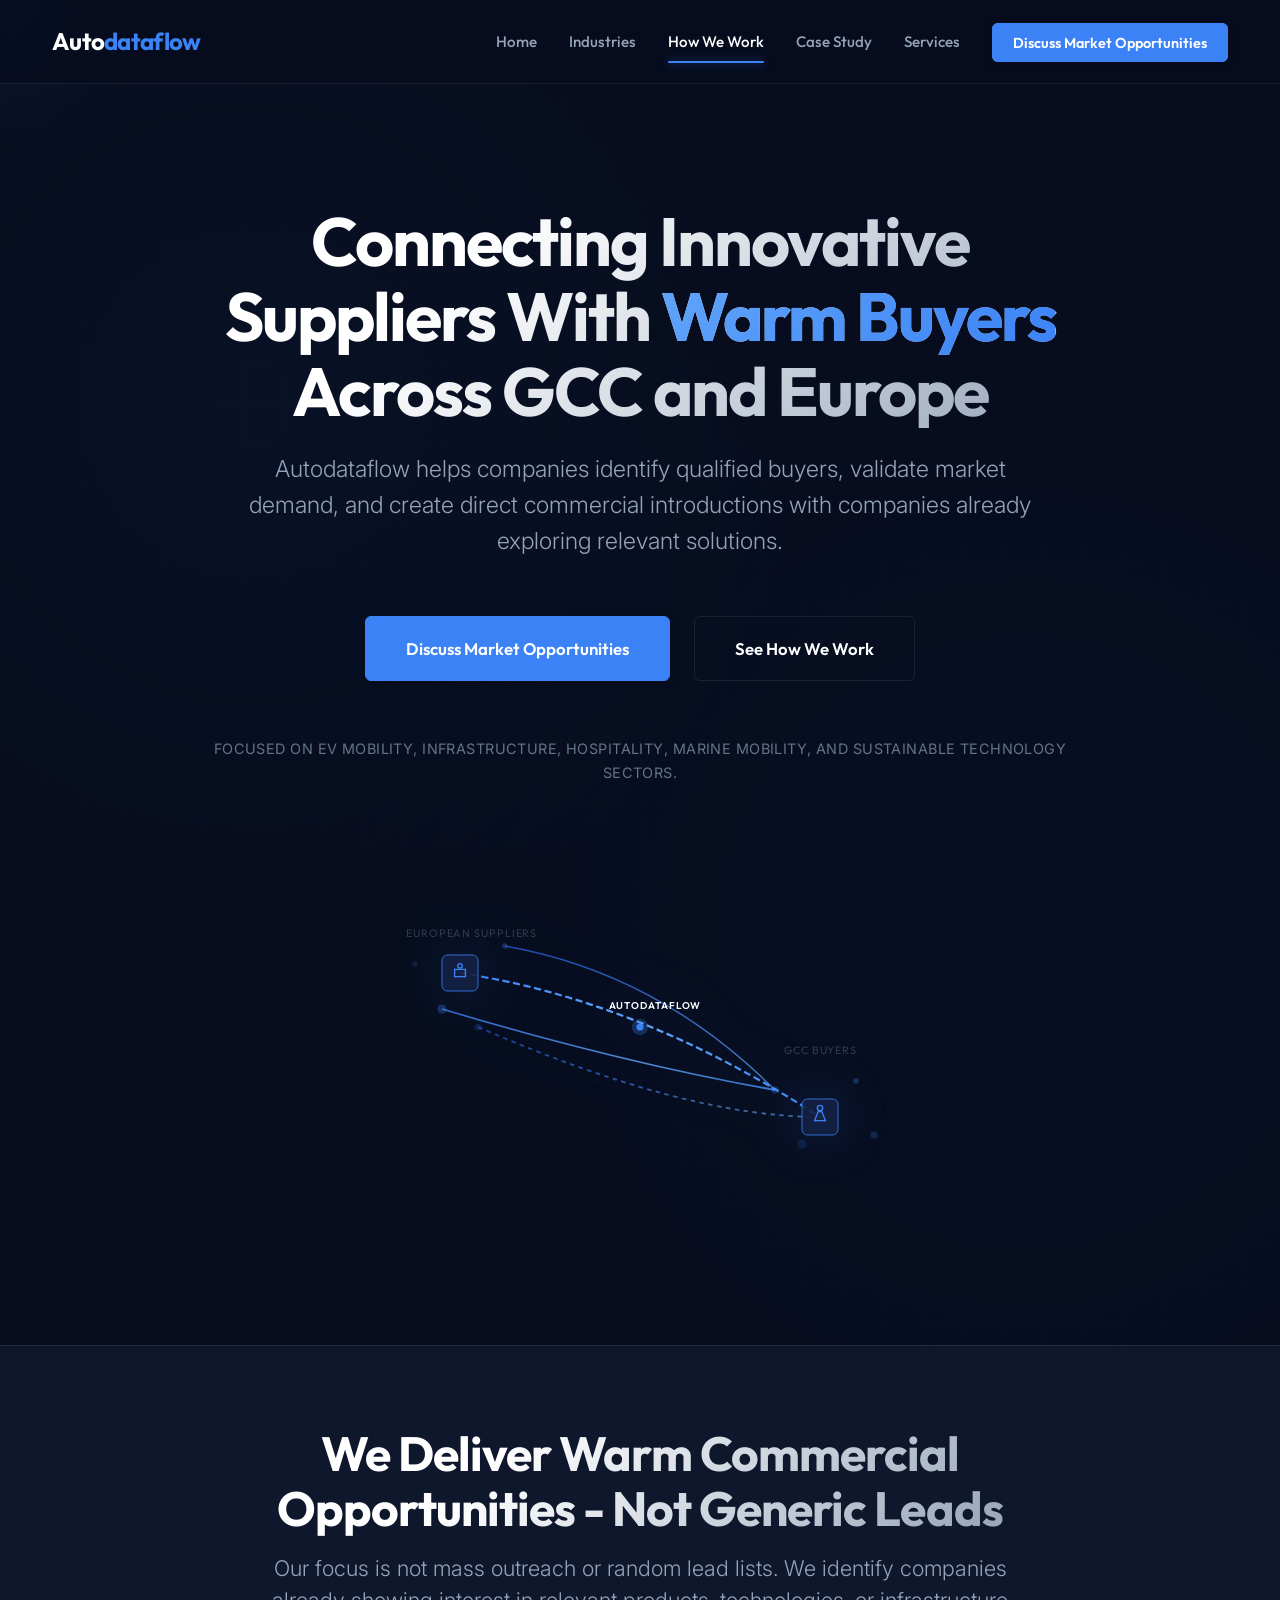
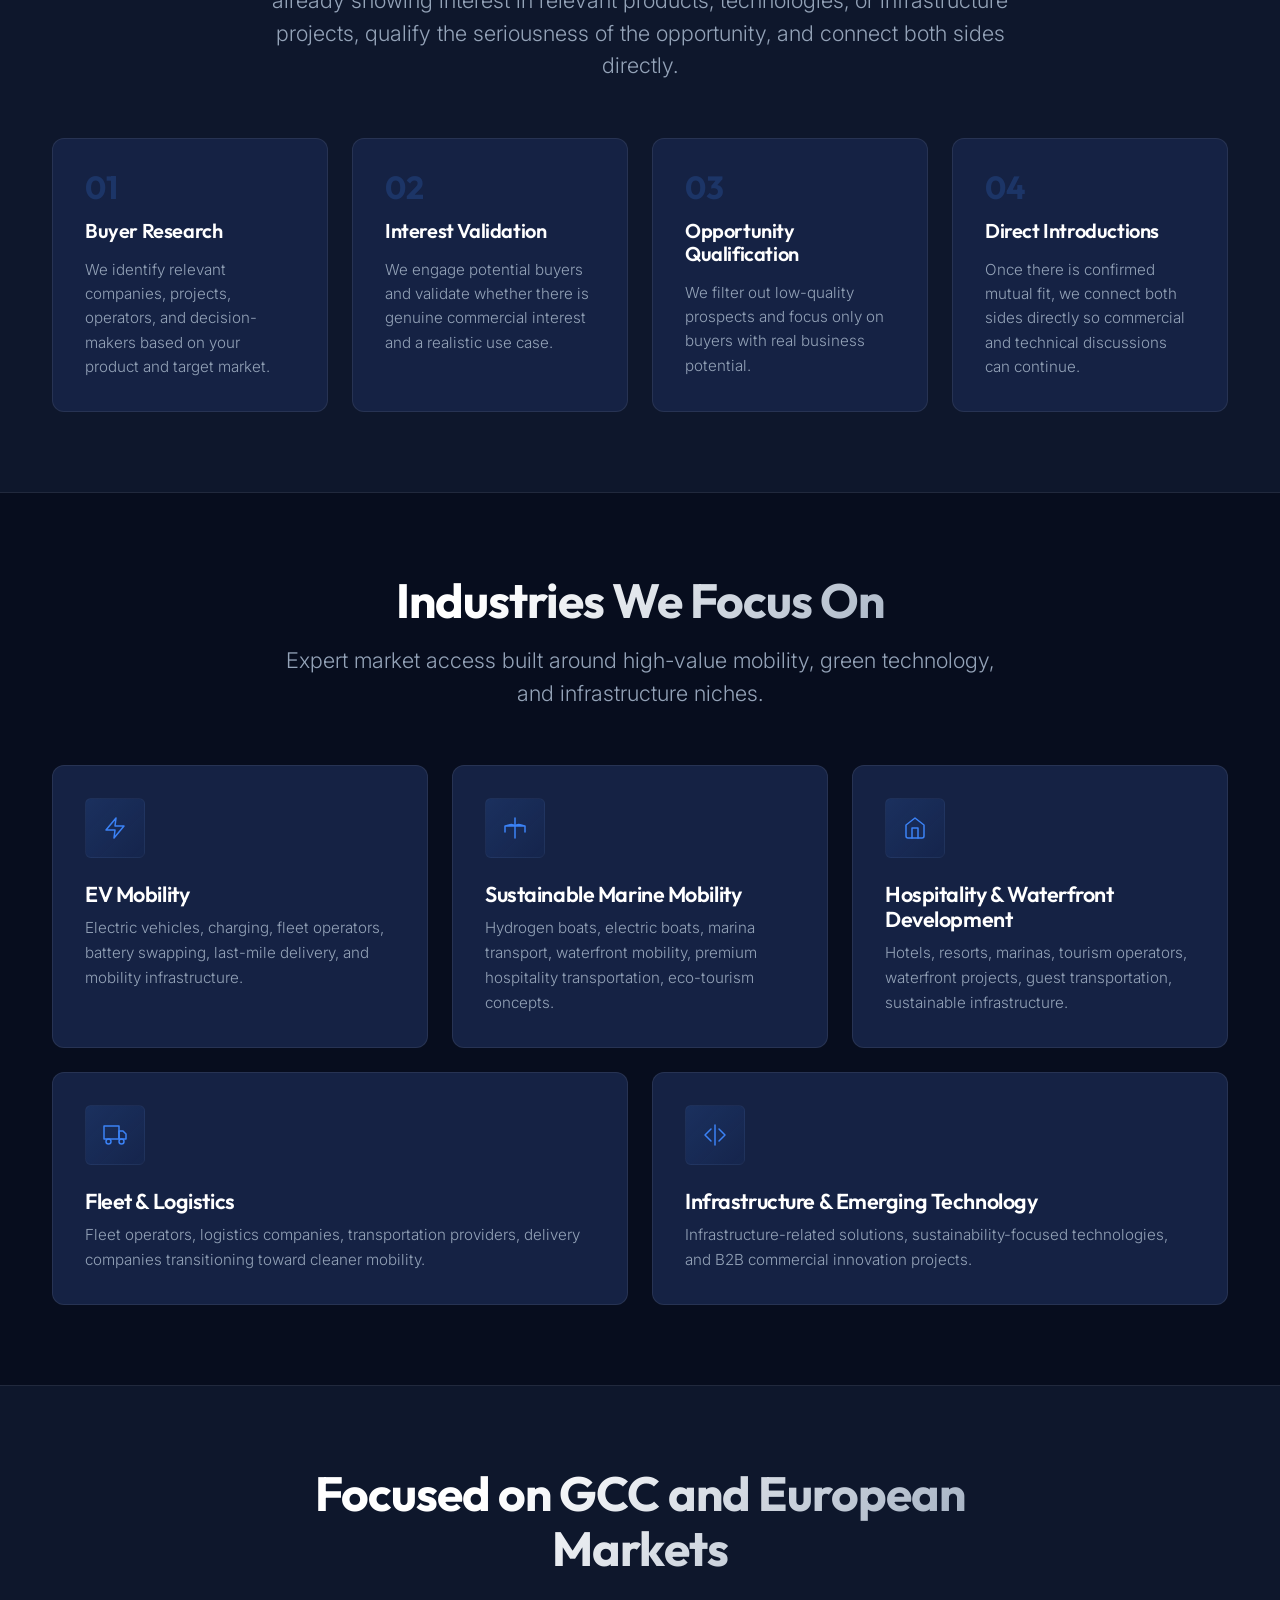
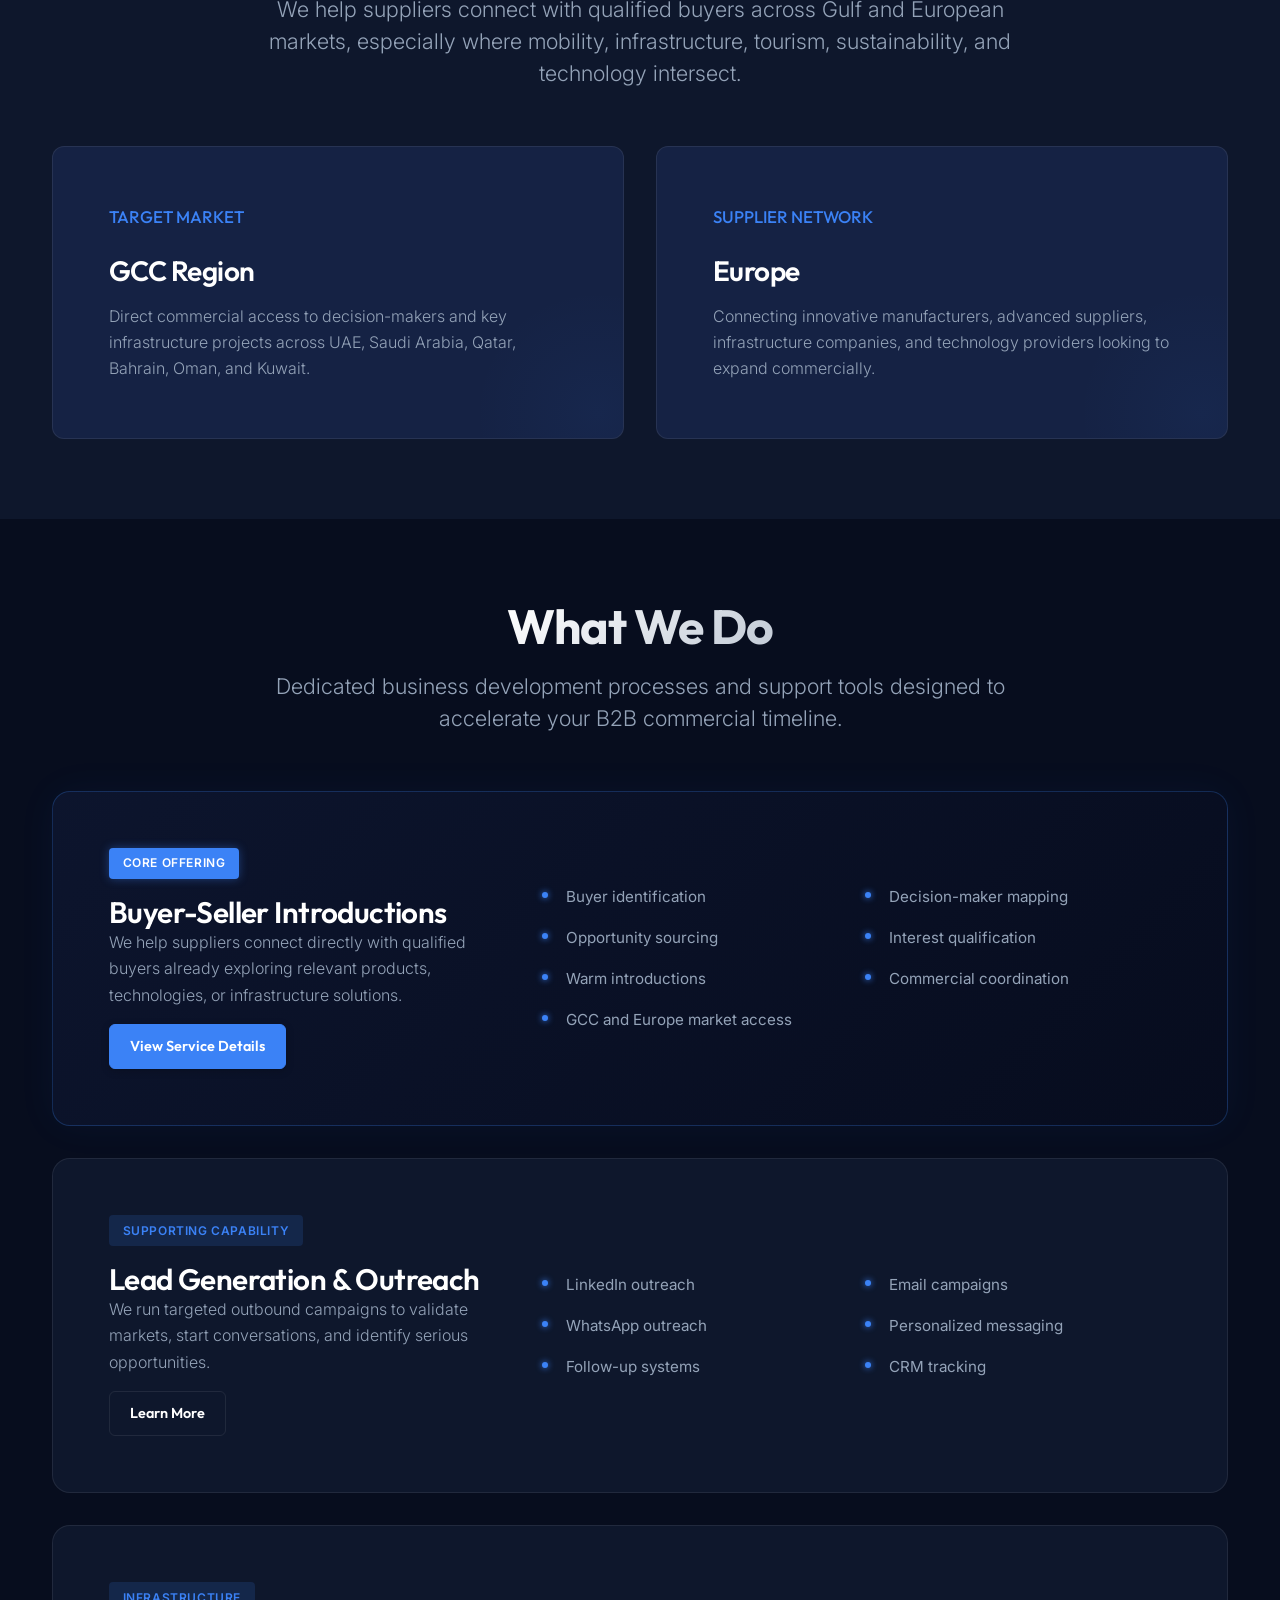
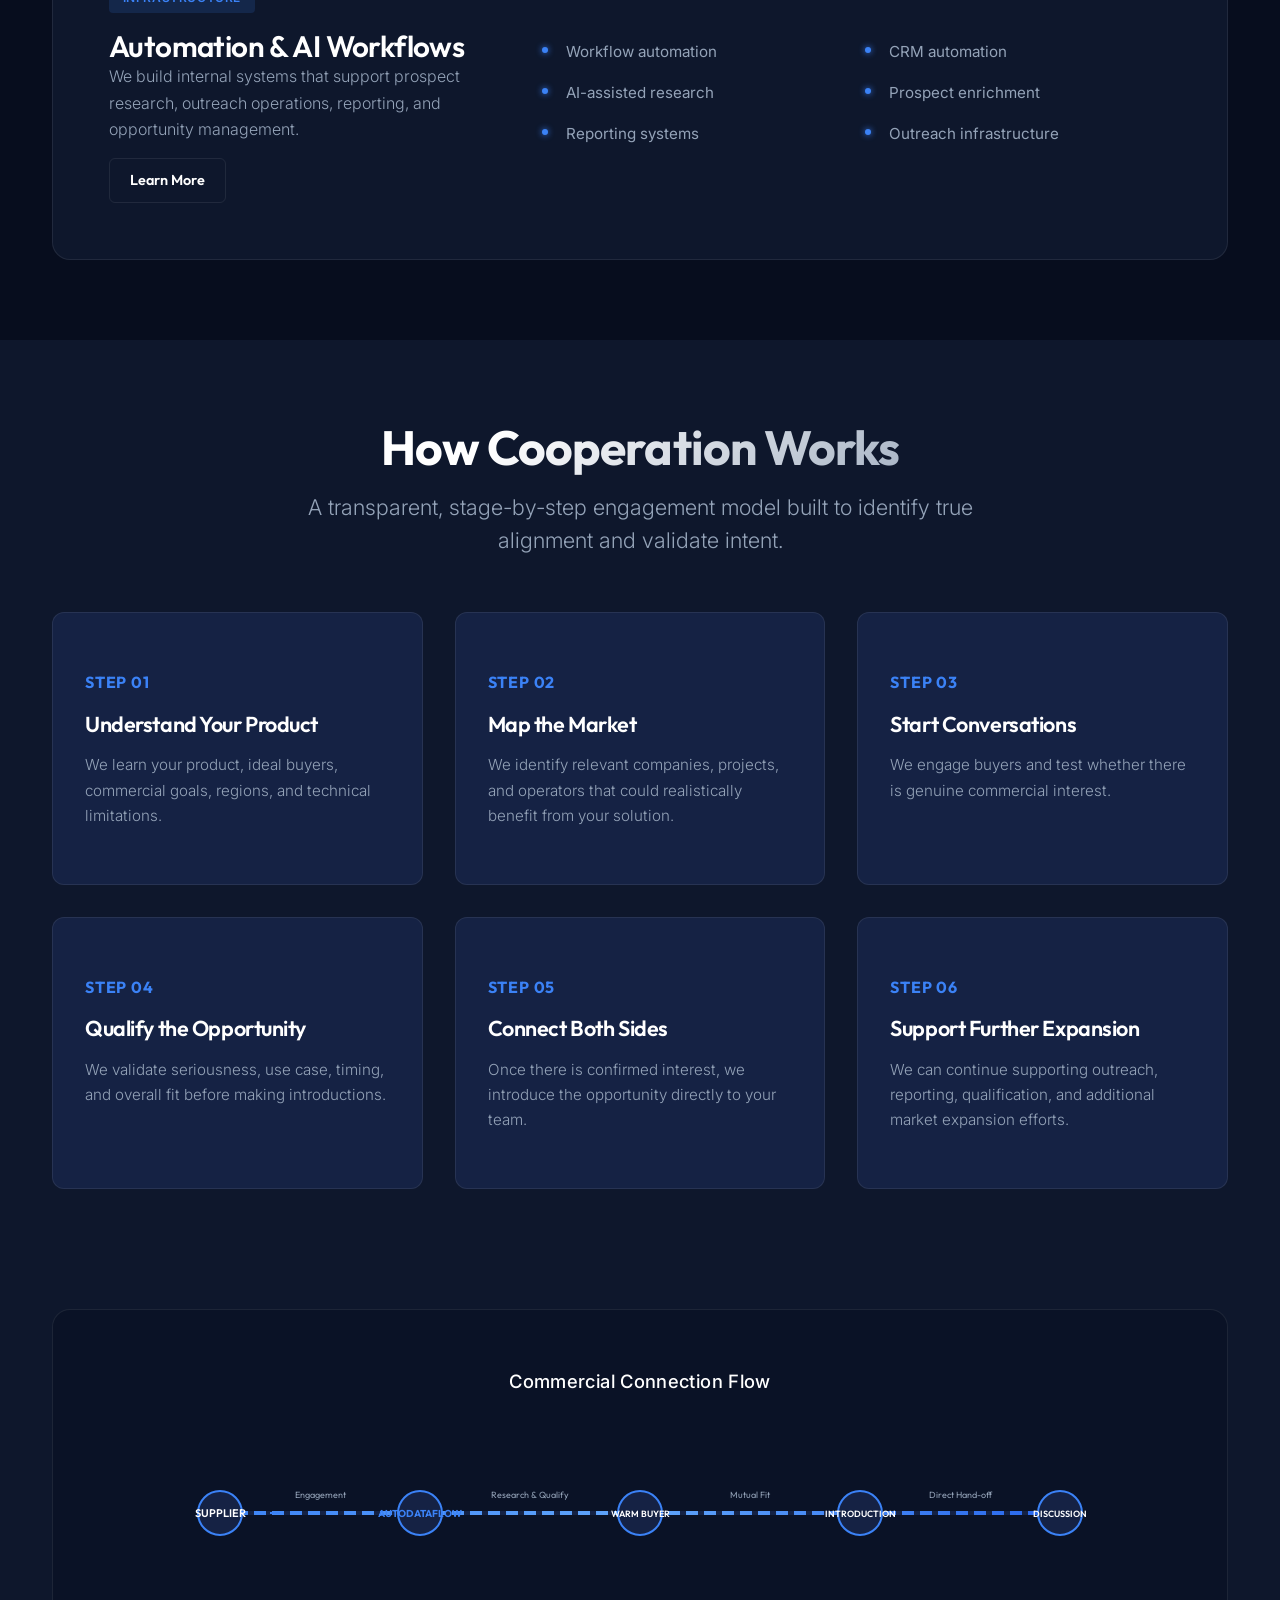
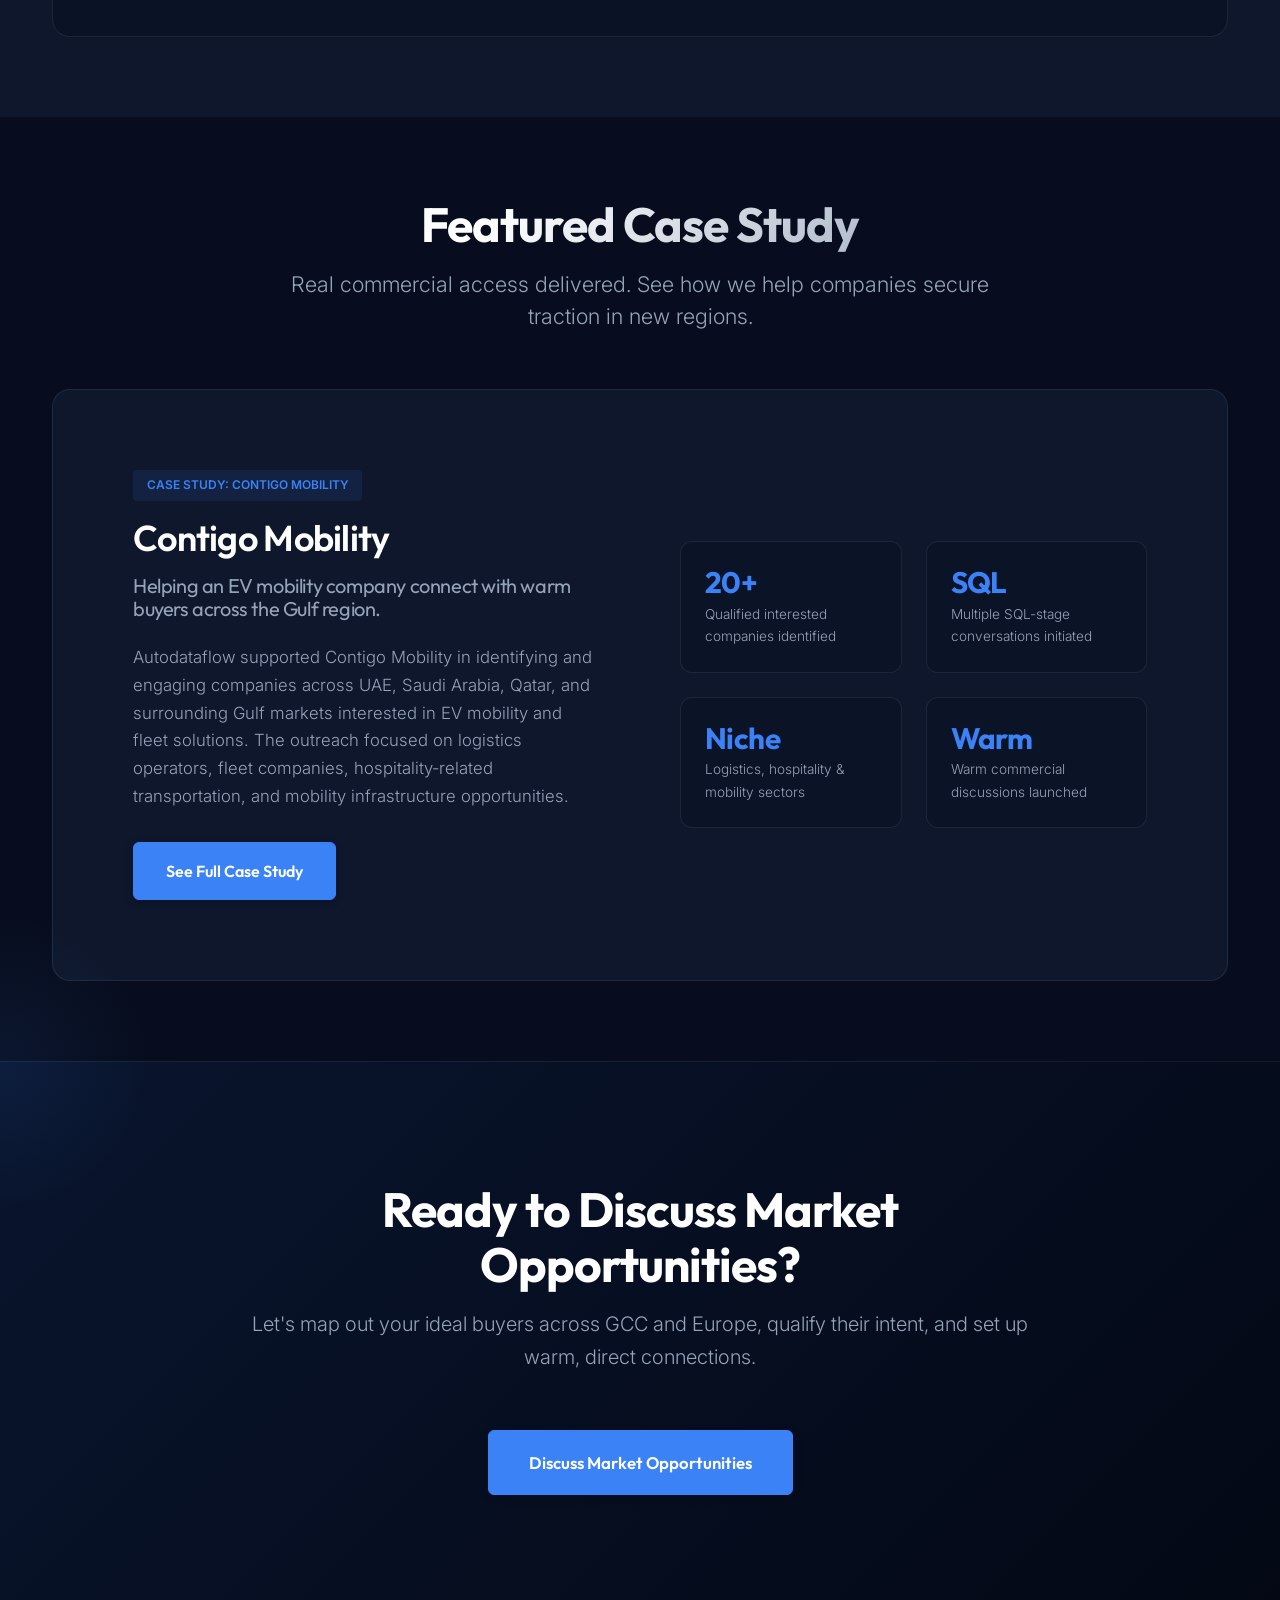
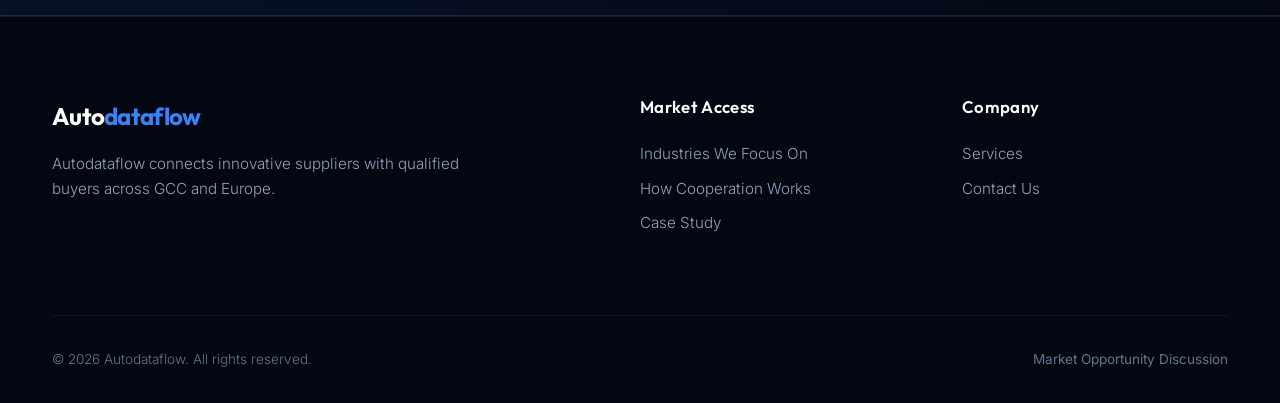
<file: index.html>
<!DOCTYPE html>
<html lang="en">

<head>
    <meta charset="UTF-8">
    <meta name="viewport" content="width=device-width, initial-scale=1.0">
    <title>Autodataflow - Connecting Suppliers With Qualified Buyers Across GCC and Europe</title>
    <meta name="description"
        content="Autodataflow helps innovative companies connect with warm qualified buyers across GCC and Europe through market research, outreach, qualification, and direct commercial introductions.">
    <meta property="og:title" content="Autodataflow - Connecting Suppliers With Qualified Buyers Across GCC and Europe">
    <meta property="og:description"
        content="Autodataflow helps innovative companies connect with warm qualified buyers across GCC and Europe through market research, outreach, qualification, and direct commercial introductions.">
    <meta property="og:type" content="website">

    <!-- CSS Links -->
    <link rel="stylesheet" href="css/main.css">
    <link rel="stylesheet" href="css/home.css">
</head>

<body class="theme-dark">

    <!-- Navigation Header -->
    <header class="header">
        <div class="container nav">
            <a href="index.html" class="logo" id="headerLogo">
                <span class="logo-text">Auto<span class="logo-accent">dataflow</span></span>
            </a>

            <div class="nav-menu" id="navMenu">
                <ul class="nav-list">
                    <li class="nav-item"><a href="index.html" class="nav-link active">Home</a></li>
                    <li class="nav-item"><a href="#industries" class="nav-link">Industries</a></li>
                    <li class="nav-item"><a href="#how-we-work" class="nav-link">How We Work</a></li>
                    <li class="nav-item"><a href="case-study.html" class="nav-link">Case Study</a></li>
                    <li class="nav-item"><a href="services.html" class="nav-link">Services</a></li>
                    <!-- <li class="nav-item"><a href="about.html" class="nav-link">About</a></li> -->
                    <li class="nav-item"><a href="contact.html" class="btn-primary-nav">Discuss Market Opportunities</a></li>
                </ul>
            </div>

            <div class="nav-toggle" id="navToggle" aria-label="Toggle navigation menu">
                <span></span>
                <span></span>
                <span></span>
            </div>
        </div>
    </header>

    <!-- Hero Section -->
    <section class="hero glow-glow">
        <div class="hero-grid-bg"></div>
        <div class="container">
            <div class="hero-content">
                <h1 class="hero-title text-gradient fade-in">
                    Connecting Innovative Suppliers With <span class="text-accent">Warm Buyers</span> Across GCC and Europe
                </h1>
                <p class="hero-subtitle fade-in">
                    Autodataflow helps companies identify qualified buyers, validate market demand, and create direct commercial introductions with companies already exploring relevant solutions.
                </p>
                <div class="hero-cta fade-in">
                    <a href="contact.html" class="btn btn-primary btn-large">Discuss Market Opportunities</a>
                    <a href="#how-we-work" class="btn btn-secondary btn-large">See How We Work</a>
                </div>
                <div class="hero-trust-line fade-in">
                    Focused on EV mobility, infrastructure, hospitality, marine mobility, and sustainable technology sectors.
                </div>

                <!-- Premium Connection SVG Graphic -->
                <div class="hero-visual fade-in">
                    <svg class="connection-map-svg" viewBox="0 0 800 400" fill="none" xmlns="http://www.w3.org/2000/svg">
                        <!-- Background Grid Nodes (Simulating abstract Europe and GCC regions) -->
                        <g opacity="0.3">
                            <!-- Europe Node Cluster -->
                            <circle cx="200" cy="120" r="4" fill="#3B82F6" />
                            <circle cx="250" cy="90" r="3" fill="#3B82F6" />
                            <circle cx="180" cy="160" r="5" fill="#3B82F6" />
                            <circle cx="150" cy="110" r="3" fill="#3B82F6" opacity="0.5" />
                            <circle cx="220" cy="180" r="4" fill="#3B82F6" opacity="0.6" />
                            <text x="140" y="80" fill="#94A3B8" font-family="Outfit" font-size="12" letter-spacing="1">EUROPEAN SUPPLIERS</text>
                        </g>

                        <g opacity="0.3">
                            <!-- GCC Node Cluster -->
                            <circle cx="600" cy="280" r="6" fill="#3B82F6" />
                            <circle cx="550" cy="250" r="4" fill="#3B82F6" />
                            <circle cx="640" cy="240" r="3" fill="#3B82F6" />
                            <circle cx="580" cy="310" r="5" fill="#3B82F6" opacity="0.5" />
                            <circle cx="660" cy="300" r="4" fill="#3B82F6" opacity="0.7" />
                            <text x="560" y="210" fill="#94A3B8" font-family="Outfit" font-size="12" letter-spacing="1">GCC BUYERS</text>
                        </g>

                        <!-- Abstract Connective Network Curves -->
                        <path d="M 200 120 Q 400 150 600 280" stroke="url(#gradient-line-1)" stroke-width="2.5" stroke-dasharray="8 4" />
                        <path d="M 250 90 Q 420 120 550 250" stroke="url(#gradient-line-2)" stroke-width="1.5" opacity="0.7" />
                        <path d="M 180 160 Q 380 220 550 250" stroke="url(#gradient-line-1)" stroke-width="2" opacity="0.8" />
                        <path d="M 220 180 Q 450 280 600 280" stroke="url(#gradient-line-2)" stroke-width="2" stroke-dasharray="5 5" opacity="0.6" />

                        <!-- Active Connection Pulsing Indicators -->
                        <g>
                            <circle cx="400" cy="180" r="8" fill="#3B82F6" opacity="0.3">
                                <animate attributeName="r" values="6;16;6" dur="3s" repeatCount="indefinite" />
                                <animate attributeName="opacity" values="0.4;0;0.4" dur="3s" repeatCount="indefinite" />
                            </circle>
                            <circle cx="400" cy="180" r="4" fill="#3B82F6" />
                            <text x="365" y="160" fill="#FFFFFF" font-family="Outfit" font-weight="600" font-size="11" letter-spacing="1">AUTODATAFLOW</text>
                        </g>

                        <!-- Icons Overlay Placeholder representations -->
                        <rect x="180" y="100" width="40" height="40" rx="6" fill="#152244" stroke="#3B82F6" stroke-width="1" opacity="0.9" />
                        <!-- Minimal representation of Supplier icon -->
                        <path d="M 194 116 L 206 116 L 206 124 L 194 124 Z" stroke="#3B82F6" stroke-width="1.5" />
                        <circle cx="200" cy="112" r="2.5" stroke="#3B82F6" stroke-width="1.5" />

                        <rect x="580" y="260" width="40" height="40" rx="6" fill="#152244" stroke="#3B82F6" stroke-width="1" opacity="0.9" />
                        <!-- Minimal representation of Buyer icon -->
                        <path d="M 594 284 L 606 284 L 602 274 L 598 274 Z" stroke="#3B82F6" stroke-width="1.5" />
                        <circle cx="600" cy="270" r="3" stroke="#3B82F6" stroke-width="1.5" />

                        <!-- Definitions for gradients -->
                        <defs>
                            <linearGradient id="gradient-line-1" x1="200" y1="120" x2="600" y2="280" gradientUnits="userSpaceOnUse">
                                <stop offset="0%" stop-color="#3B82F6" />
                                <stop offset="50%" stop-color="#60A5FA" />
                                <stop offset="100%" stop-color="#3B82F6" />
                            </linearGradient>
                            <linearGradient id="gradient-line-2" x1="250" y1="90" x2="550" y2="250" gradientUnits="userSpaceOnUse">
                                <stop offset="0%" stop-color="#2563EB" />
                                <stop offset="100%" stop-color="#60A5FA" />
                            </linearGradient>
                        </defs>
                    </svg>
                </div>
            </div>
        </div>
    </section>

    <!-- Warm Commercial Opportunities Section -->
    <section class="section warm-opps">
        <div class="container">
            <div class="section-header fade-in">
                <h2 class="section-title text-gradient">We Deliver Warm Commercial Opportunities - Not Generic Leads</h2>
                <p class="section-subtitle">
                    Our focus is not mass outreach or random lead lists. We identify companies already showing interest in relevant products, technologies, or infrastructure projects, qualify the seriousness of the opportunity, and connect both sides directly.
                </p>
            </div>

            <div class="warm-opps-grid fade-in">
                <!-- Card 1 -->
                <div class="opp-card">
                    <div class="opp-num">01</div>
                    <h3>Buyer Research</h3>
                    <p>We identify relevant companies, projects, operators, and decision-makers based on your product and target market.</p>
                </div>

                <!-- Card 2 -->
                <div class="opp-card">
                    <div class="opp-num">02</div>
                    <h3>Interest Validation</h3>
                    <p>We engage potential buyers and validate whether there is genuine commercial interest and a realistic use case.</p>
                </div>

                <!-- Card 3 -->
                <div class="opp-card">
                    <div class="opp-num">03</div>
                    <h3>Opportunity Qualification</h3>
                    <p>We filter out low-quality prospects and focus only on buyers with real business potential.</p>
                </div>

                <!-- Card 4 -->
                <div class="opp-card">
                    <div class="opp-num">04</div>
                    <h3>Direct Introductions</h3>
                    <p>Once there is confirmed mutual fit, we connect both sides directly so commercial and technical discussions can continue.</p>
                </div>
            </div>
        </div>
    </section>

    <!-- Industries We Focus On Section -->
    <section class="section industries" id="industries">
        <div class="container">
            <div class="section-header fade-in">
                <h2 class="section-title text-gradient">Industries We Focus On</h2>
                <p class="section-subtitle">Expert market access built around high-value mobility, green technology, and infrastructure niches.</p>
            </div>

            <div class="industries-grid fade-in">
                <!-- Industry 1 -->
                <div class="industry-card">
                    <div class="industry-icon">
                        <svg width="24" height="24" viewBox="0 0 24 24" fill="none" stroke="currentColor" stroke-width="1.5" stroke-linecap="round" stroke-linejoin="round">
                            <polygon points="13 2 3 14 12 14 11 22 21 10 12 10 13 2"></polygon>
                        </svg>
                    </div>
                    <h3>EV Mobility</h3>
                    <p>Electric vehicles, charging, fleet operators, battery swapping, last-mile delivery, and mobility infrastructure.</p>
                </div>

                <!-- Industry 2 -->
                <div class="industry-card">
                    <div class="industry-icon">
                        <svg width="24" height="24" viewBox="0 0 24 24" fill="none" stroke="currentColor" stroke-width="1.5" stroke-linecap="round" stroke-linejoin="round">
                            <path d="M22 10v6M2 10v6M12 2v20M2 10h20M12 10C8.5 6.5 5 10 2 10M12 10C15.5 6.5 19 10 22 10"></path>
                        </svg>
                    </div>
                    <h3>Sustainable Marine Mobility</h3>
                    <p>Hydrogen boats, electric boats, marina transport, waterfront mobility, premium hospitality transportation, eco-tourism concepts.</p>
                </div>

                <!-- Industry 3 -->
                <div class="industry-card">
                    <div class="industry-icon">
                        <svg width="24" height="24" viewBox="0 0 24 24" fill="none" stroke="currentColor" stroke-width="1.5" stroke-linecap="round" stroke-linejoin="round">
                            <path d="M3 9l9-7 9 7v11a2 2 0 0 1-2 2H5a2 2 0 0 1-2-2z"></path>
                            <polyline points="9 22 9 12 15 12 15 22"></polyline>
                        </svg>
                    </div>
                    <h3>Hospitality & Waterfront Development</h3>
                    <p>Hotels, resorts, marinas, tourism operators, waterfront projects, guest transportation, sustainable infrastructure.</p>
                </div>

                <!-- Industry 4 -->
                <div class="industry-card">
                    <div class="industry-icon">
                        <svg width="24" height="24" viewBox="0 0 24 24" fill="none" stroke="currentColor" stroke-width="1.5" stroke-linecap="round" stroke-linejoin="round">
                            <rect x="1" y="3" width="15" height="13"></rect>
                            <polygon points="16 8 20 8 23 11 23 16 16 16 16 8"></polygon>
                            <circle cx="5.5" cy="18.5" r="2.5"></circle>
                            <circle cx="18.5" cy="18.5" r="2.5"></circle>
                        </svg>
                    </div>
                    <h3>Fleet & Logistics</h3>
                    <p>Fleet operators, logistics companies, transportation providers, delivery companies transitioning toward cleaner mobility.</p>
                </div>

                <!-- Industry 5 -->
                <div class="industry-card">
                    <div class="industry-icon">
                        <svg width="24" height="24" viewBox="0 0 24 24" fill="none" stroke="currentColor" stroke-width="1.5" stroke-linecap="round" stroke-linejoin="round">
                            <polyline points="16 18 22 12 16 6"></polyline>
                            <polyline points="8 6 2 12 8 18"></polyline>
                            <line x1="12" y1="2" x2="12" y2="22"></line>
                        </svg>
                    </div>
                    <h3>Infrastructure & Emerging Technology</h3>
                    <p>Infrastructure-related solutions, sustainability-focused technologies, and B2B commercial innovation projects.</p>
                </div>
            </div>
        </div>
    </section>

    <!-- Regions Focused Section -->
    <section class="section regions">
        <div class="container">
            <div class="section-header fade-in">
                <h2 class="section-title text-gradient">Focused on GCC and European Markets</h2>
                <p class="section-subtitle">
                    We help suppliers connect with qualified buyers across Gulf and European markets, especially where mobility, infrastructure, tourism, sustainability, and technology intersect.
                </p>
            </div>

            <div class="regions-grid fade-in">
                <!-- Region 1 -->
                <div class="region-card">
                    <div class="region-scope">TARGET MARKET</div>
                    <h3>GCC Region</h3>
                    <p>Direct commercial access to decision-makers and key infrastructure projects across UAE, Saudi Arabia, Qatar, Bahrain, Oman, and Kuwait.</p>
                </div>

                <!-- Region 2 -->
                <div class="region-card">
                    <div class="region-scope">SUPPLIER NETWORK</div>
                    <h3>Europe</h3>
                    <p>Connecting innovative manufacturers, advanced suppliers, infrastructure companies, and technology providers looking to expand commercially.</p>
                </div>
            </div>
        </div>
    </section>

    <!-- Services Section -->
    <section class="section services">
        <div class="container">
            <div class="section-header fade-in">
                <h2 class="section-title text-gradient">What We Do</h2>
                <p class="section-subtitle">Dedicated business development processes and support tools designed to accelerate your B2B commercial timeline.</p>
            </div>

            <div class="home-services-grid fade-in">
                <!-- Primary Service -->
                <div class="home-service-item primary-service">
                    <div class="home-service-summary">
                        <span class="home-service-tag">Core Offering</span>
                        <h3>Buyer-Seller Introductions</h3>
                        <p>We help suppliers connect directly with qualified buyers already exploring relevant products, technologies, or infrastructure solutions.</p>
                        <a href="services.html#introductions" class="btn btn-primary" style="padding: 0.6rem 1.25rem; font-size: 0.9rem;">View Service Details</a>
                    </div>
                    <ul class="home-service-bullets">
                        <li>Buyer identification</li>
                        <li>Decision-maker mapping</li>
                        <li>Opportunity sourcing</li>
                        <li>Interest qualification</li>
                        <li>Warm introductions</li>
                        <li>Commercial coordination</li>
                        <li>GCC and Europe market access</li>
                    </ul>
                </div>

                <!-- Supporting Service 1 -->
                <div class="home-service-item">
                    <div class="home-service-summary">
                        <span class="home-service-tag">Supporting Capability</span>
                        <h3>Lead Generation & Outreach</h3>
                        <p>We run targeted outbound campaigns to validate markets, start conversations, and identify serious opportunities.</p>
                        <a href="services.html#leadgen" class="btn btn-secondary" style="padding: 0.6rem 1.25rem; font-size: 0.9rem;">Learn More</a>
                    </div>
                    <ul class="home-service-bullets">
                        <li>LinkedIn outreach</li>
                        <li>Email campaigns</li>
                        <li>WhatsApp outreach</li>
                        <li>Personalized messaging</li>
                        <li>Follow-up systems</li>
                        <li>CRM tracking</li>
                    </ul>
                </div>

                <!-- Supporting Service 2 -->
                <div class="home-service-item">
                    <div class="home-service-summary">
                        <span class="home-service-tag">Infrastructure</span>
                        <h3>Automation & AI Workflows</h3>
                        <p>We build internal systems that support prospect research, outreach operations, reporting, and opportunity management.</p>
                        <a href="services.html#automation" class="btn btn-secondary" style="padding: 0.6rem 1.25rem; font-size: 0.9rem;">Learn More</a>
                    </div>
                    <ul class="home-service-bullets">
                        <li>Workflow automation</li>
                        <li>CRM automation</li>
                        <li>AI-assisted research</li>
                        <li>Prospect enrichment</li>
                        <li>Reporting systems</li>
                        <li>Outreach infrastructure</li>
                    </ul>
                </div>
            </div>
        </div>
    </section>

    <!-- How We Work Section -->
    <section class="section how-we-work" id="how-we-work">
        <div class="container">
            <div class="section-header fade-in">
                <h2 class="section-title text-gradient">How Cooperation Works</h2>
                <p class="section-subtitle">A transparent, stage-by-step engagement model built to identify true alignment and validate intent.</p>
            </div>

            <!-- Steps timeline -->
            <div class="timeline fade-in">
                <div class="timeline-step">
                    <div class="step-num">STEP 01</div>
                    <h3>Understand Your Product</h3>
                    <p>We learn your product, ideal buyers, commercial goals, regions, and technical limitations.</p>
                </div>
                <div class="timeline-step">
                    <div class="step-num">STEP 02</div>
                    <h3>Map the Market</h3>
                    <p>We identify relevant companies, projects, and operators that could realistically benefit from your solution.</p>
                </div>
                <div class="timeline-step">
                    <div class="step-num">STEP 03</div>
                    <h3>Start Conversations</h3>
                    <p>We engage buyers and test whether there is genuine commercial interest.</p>
                </div>
                <div class="timeline-step">
                    <div class="step-num">STEP 04</div>
                    <h3>Qualify the Opportunity</h3>
                    <p>We validate seriousness, use case, timing, and overall fit before making introductions.</p>
                </div>
                <div class="timeline-step">
                    <div class="step-num">STEP 05</div>
                    <h3>Connect Both Sides</h3>
                    <p>Once there is confirmed interest, we introduce the opportunity directly to your team.</p>
                </div>
                <div class="timeline-step">
                    <div class="step-num">STEP 06</div>
                    <h3>Support Further Expansion</h3>
                    <p>We can continue supporting outreach, reporting, qualification, and additional market expansion efforts.</p>
                </div>
            </div>

            <!-- Supplier Connection flow diagram -->
            <div class="flow-diagram-container fade-in">
                <div class="flow-diagram-title">Commercial Connection Flow</div>
                <svg class="flow-diagram-svg" viewBox="0 0 1000 120" fill="none" xmlns="http://www.w3.org/2000/svg">
                    <!-- Path line background -->
                    <path d="M 60 60 L 940 60" stroke="#152244" stroke-width="4" />
                    <!-- Highlight active flow -->
                    <path d="M 60 60 L 940 60" stroke="url(#flow-line-grad)" stroke-width="4" stroke-dasharray="12 6" />

                    <!-- Nodes -->
                    <!-- Node 1 -->
                    <g>
                        <circle cx="80" cy="60" r="22" fill="#152244" stroke="#3B82F6" stroke-width="2" />
                        <text x="80" y="64" fill="#FFFFFF" font-family="Outfit" font-size="11" font-weight="600" text-anchor="middle">SUPPLIER</text>
                    </g>

                    <!-- Arrow 1 -->
                    <path d="M 130 60 L 140 60" stroke="#3B82F6" stroke-width="2" />

                    <!-- Node 2 -->
                    <g>
                        <circle cx="280" cy="60" r="22" fill="#152244" stroke="#3B82F6" stroke-width="2" />
                        <text x="280" y="64" fill="#3B82F6" font-family="Outfit" font-size="10" font-weight="700" text-anchor="middle">AUTODATAFLOW</text>
                    </g>

                    <!-- Node 3 -->
                    <g>
                        <circle cx="500" cy="60" r="22" fill="#152244" stroke="#3B82F6" stroke-width="2" />
                        <text x="500" y="64" fill="#FFFFFF" font-family="Outfit" font-size="9" font-weight="600" text-anchor="middle">WARM BUYER</text>
                    </g>

                    <!-- Node 4 -->
                    <g>
                        <circle cx="720" cy="60" r="22" fill="#152244" stroke="#3B82F6" stroke-width="2" />
                        <text x="720" y="64" fill="#FFFFFF" font-family="Outfit" font-size="9" font-weight="600" text-anchor="middle">INTRODUCTION</text>
                    </g>

                    <!-- Node 5 -->
                    <g>
                        <circle cx="920" cy="60" r="22" fill="#152244" stroke="#3B82F6" stroke-width="2" />
                        <text x="920" y="64" fill="#FFFFFF" font-family="Outfit" font-size="9" font-weight="600" text-anchor="middle">DISCUSSION</text>
                    </g>

                    <!-- Connection Lines labels -->
                    <text x="180" y="45" fill="#94A3B8" font-family="Outfit" font-size="9" text-anchor="middle">Engagement</text>
                    <text x="390" y="45" fill="#94A3B8" font-family="Outfit" font-size="9" text-anchor="middle">Research & Qualify</text>
                    <text x="610" y="45" fill="#94A3B8" font-family="Outfit" font-size="9" text-anchor="middle">Mutual Fit</text>
                    <text x="820" y="45" fill="#94A3B8" font-family="Outfit" font-size="9" text-anchor="middle">Direct Hand-off</text>

                    <defs>
                        <linearGradient id="flow-line-grad" x1="60" y1="60" x2="940" y2="60" gradientUnits="userSpaceOnUse">
                            <stop offset="0%" stop-color="#3B82F6" />
                            <stop offset="50%" stop-color="#60A5FA" />
                            <stop offset="100%" stop-color="#2563EB" />
                        </linearGradient>
                    </defs>
                </svg>
            </div>
        </div>
    </section>

    <!-- Case Study Section Preview -->
    <section class="section case-preview">
        <div class="container">
            <div class="section-header fade-in">
                <h2 class="section-title text-gradient">Featured Case Study</h2>
                <p class="section-subtitle">Real commercial access delivered. See how we help companies secure traction in new regions.</p>
            </div>

            <!-- Case Teaser -->
            <div class="case-teaser fade-in">
                <div class="case-teaser-info">
                    <span class="case-tag">Case Study: Contigo Mobility</span>
                    <h3>Contigo Mobility</h3>
                    <h4>Helping an EV mobility company connect with warm buyers across the Gulf region.</h4>
                    <p>
                        Autodataflow supported Contigo Mobility in identifying and engaging companies across UAE, Saudi Arabia, Qatar, and surrounding Gulf markets interested in EV mobility and fleet solutions.
                        The outreach focused on logistics operators, fleet companies, hospitality-related transportation, and mobility infrastructure opportunities.
                    </p>
                    <a href="case-study.html" class="btn btn-primary">See Full Case Study</a>
                </div>

                <div class="teaser-results-grid">
                    <div class="teaser-result-card">
                        <h5>20+</h5>
                        <p>Qualified interested companies identified</p>
                    </div>
                    <div class="teaser-result-card">
                        <h5>SQL</h5>
                        <p>Multiple SQL-stage conversations initiated</p>
                    </div>
                    <div class="teaser-result-card">
                        <h5>Niche</h5>
                        <p>Logistics, hospitality & mobility sectors</p>
                    </div>
                    <div class="teaser-result-card">
                        <h5>Warm</h5>
                        <p>Warm commercial discussions launched</p>
                    </div>
                </div>
            </div>
        </div>
    </section>

    <!-- CTA Section -->
    <section class="section cta-banner glow-glow">
        <div class="container">
            <div class="cta-banner-content fade-in">
                <h2>Ready to Discuss Market Opportunities?</h2>
                <p>Let's map out your ideal buyers across GCC and Europe, qualify their intent, and set up warm, direct connections.</p>
                <a href="contact.html" class="btn btn-primary btn-large">Discuss Market Opportunities</a>
            </div>
        </div>
    </section>

    <!-- Footer -->
    <footer class="footer">
        <div class="container">
            <div class="footer-content">
                <div class="footer-brand">
                    <a href="index.html" class="logo" style="margin-bottom: 1rem;">
                        <span class="logo-text">Auto<span class="logo-accent">dataflow</span></span>
                    </a>
                    <p>Autodataflow connects innovative suppliers with qualified buyers across GCC and Europe.</p>
                </div>

                <div class="footer-column">
                    <h4>Market Access</h4>
                    <ul>
                        <li><a href="#industries">Industries We Focus On</a></li>
                        <li><a href="#how-we-work">How Cooperation Works</a></li>
                        <li><a href="case-study.html">Case Study</a></li>
                    </ul>
                </div>

                <div class="footer-column">
                    <h4>Company</h4>
                    <ul>
                        <!-- <li><a href="about.html">About Us</a></li> -->
                        <li><a href="services.html">Services</a></li>
                        <li><a href="contact.html">Contact Us</a></li>
                    </ul>
                </div>
            </div>

            <div class="footer-bottom">
                <p>&copy; 2026 Autodataflow. All rights reserved.</p>
                <div class="footer-bottom-links">
                    <a href="contact.html">Market Opportunity Discussion</a>
                </div>
            </div>
        </div>
    </footer>

    <!-- Scripts -->
    <script src="js/main.js"></script>
</body>

</html>
</file>
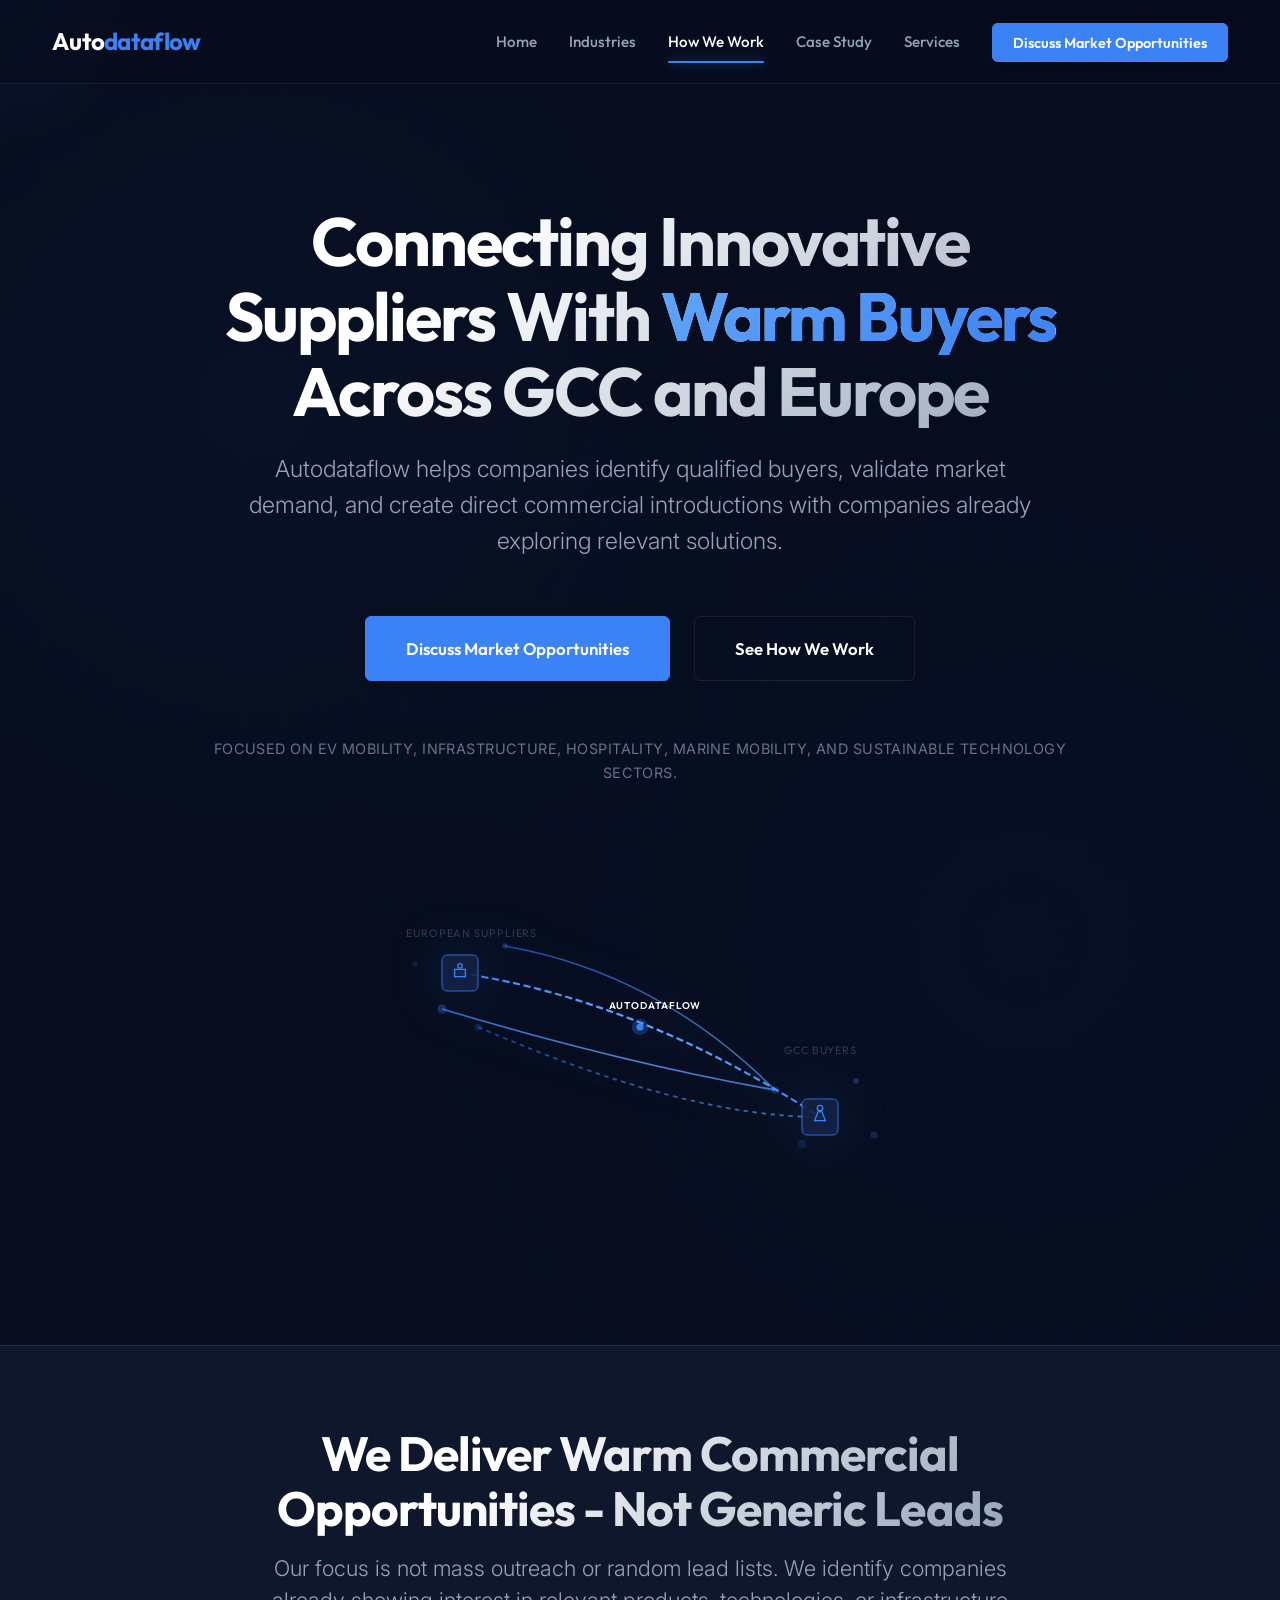
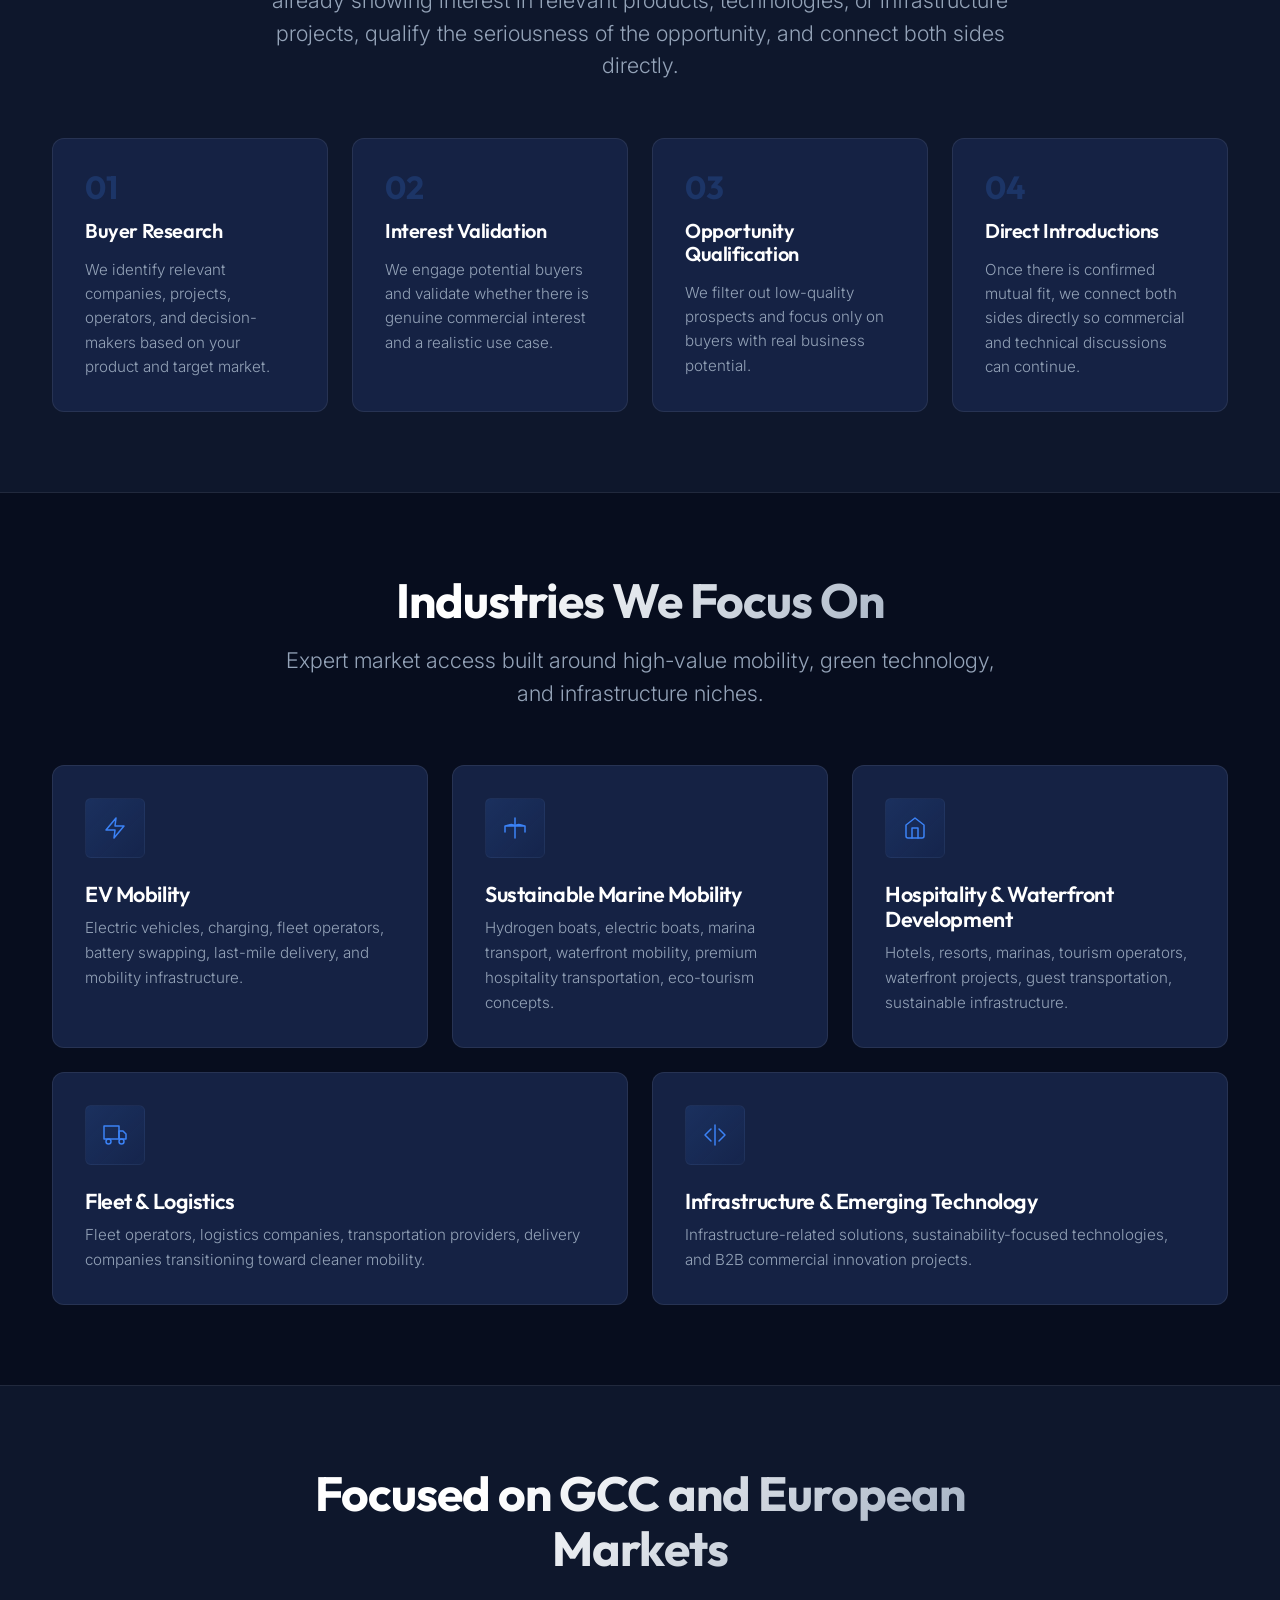
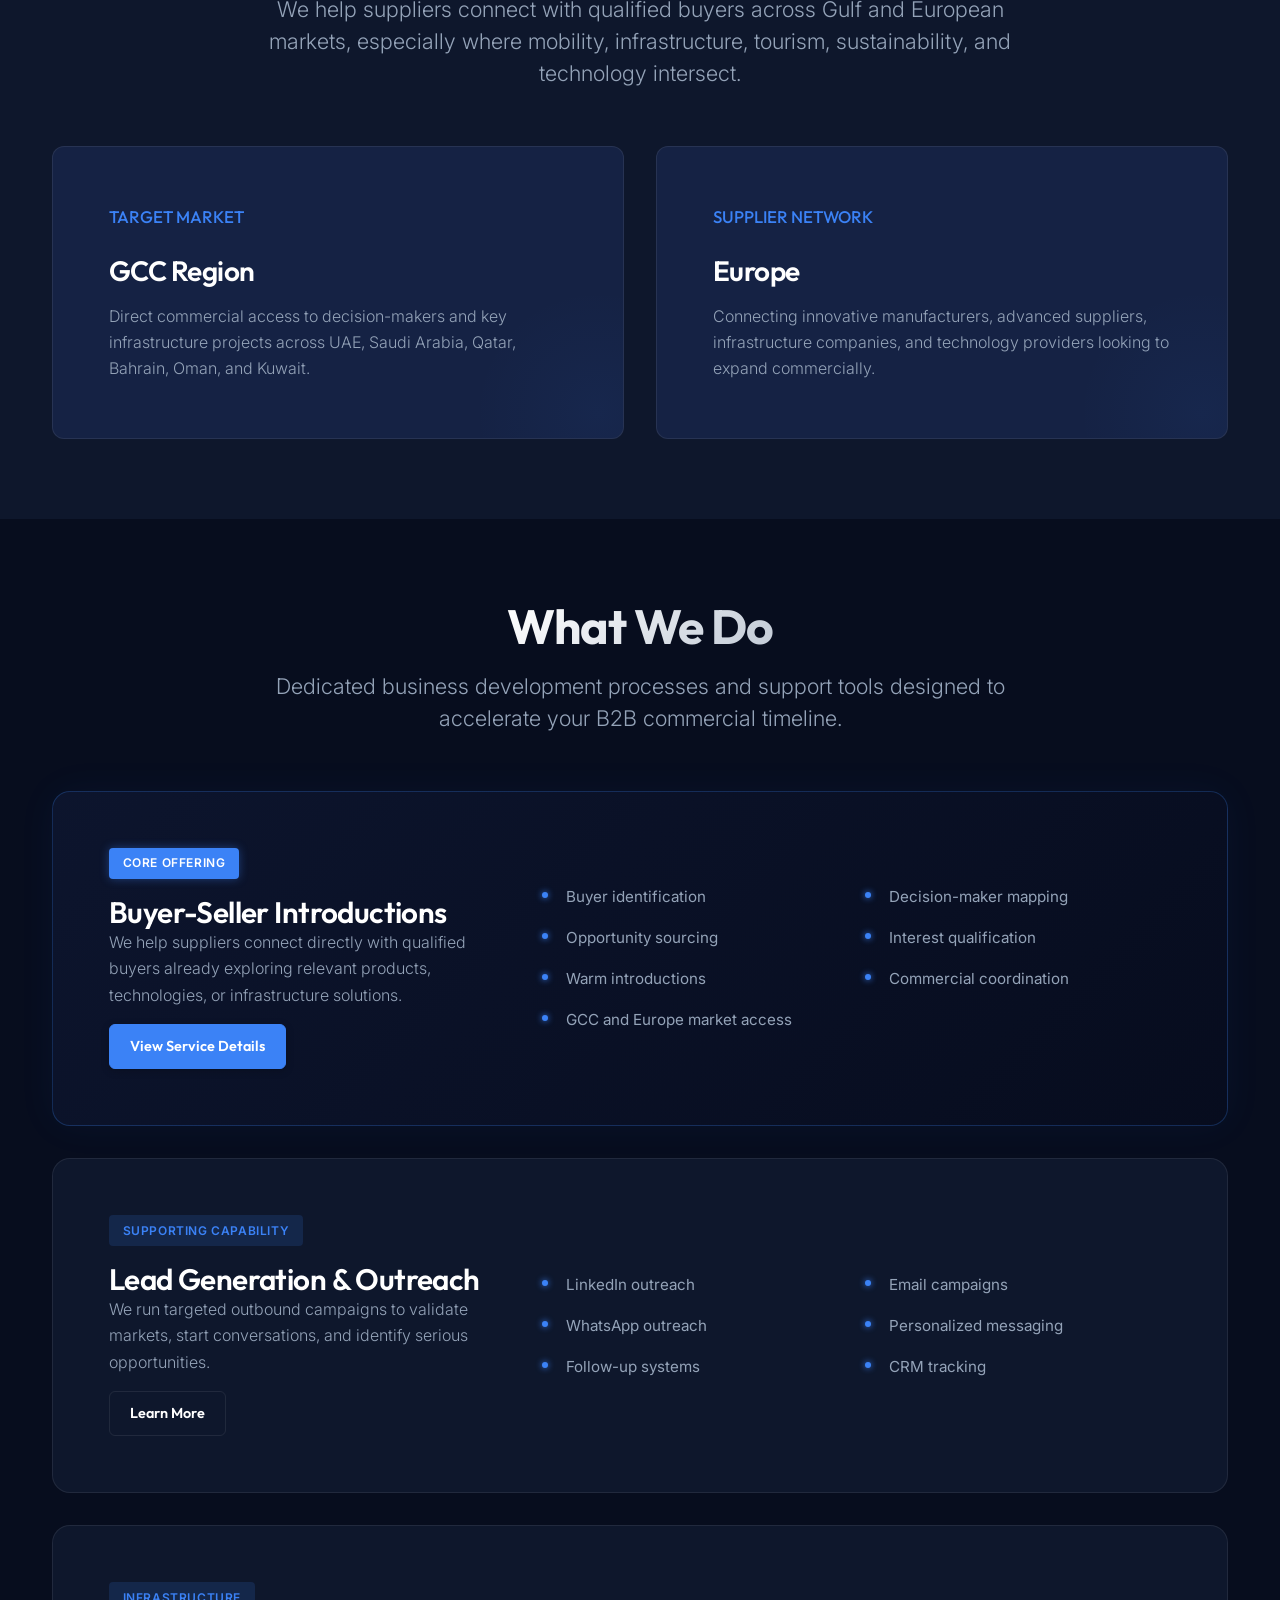
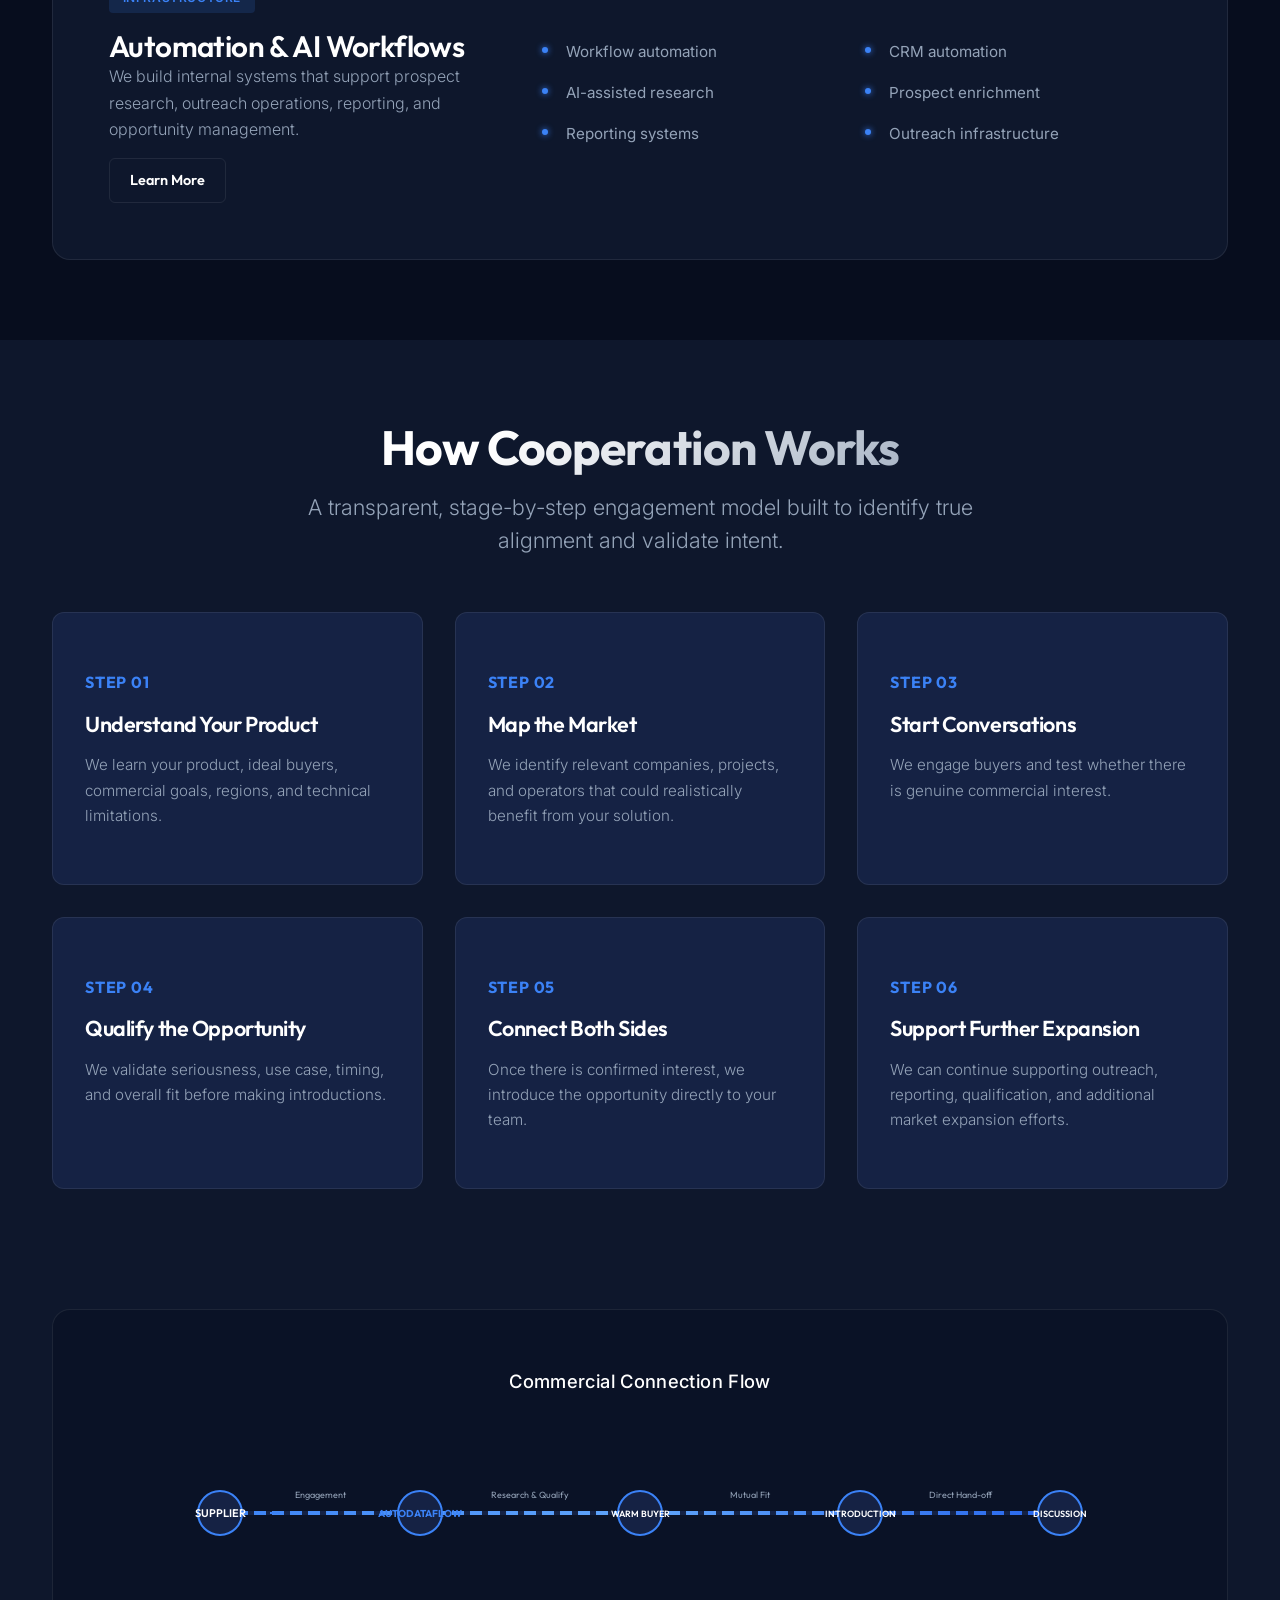
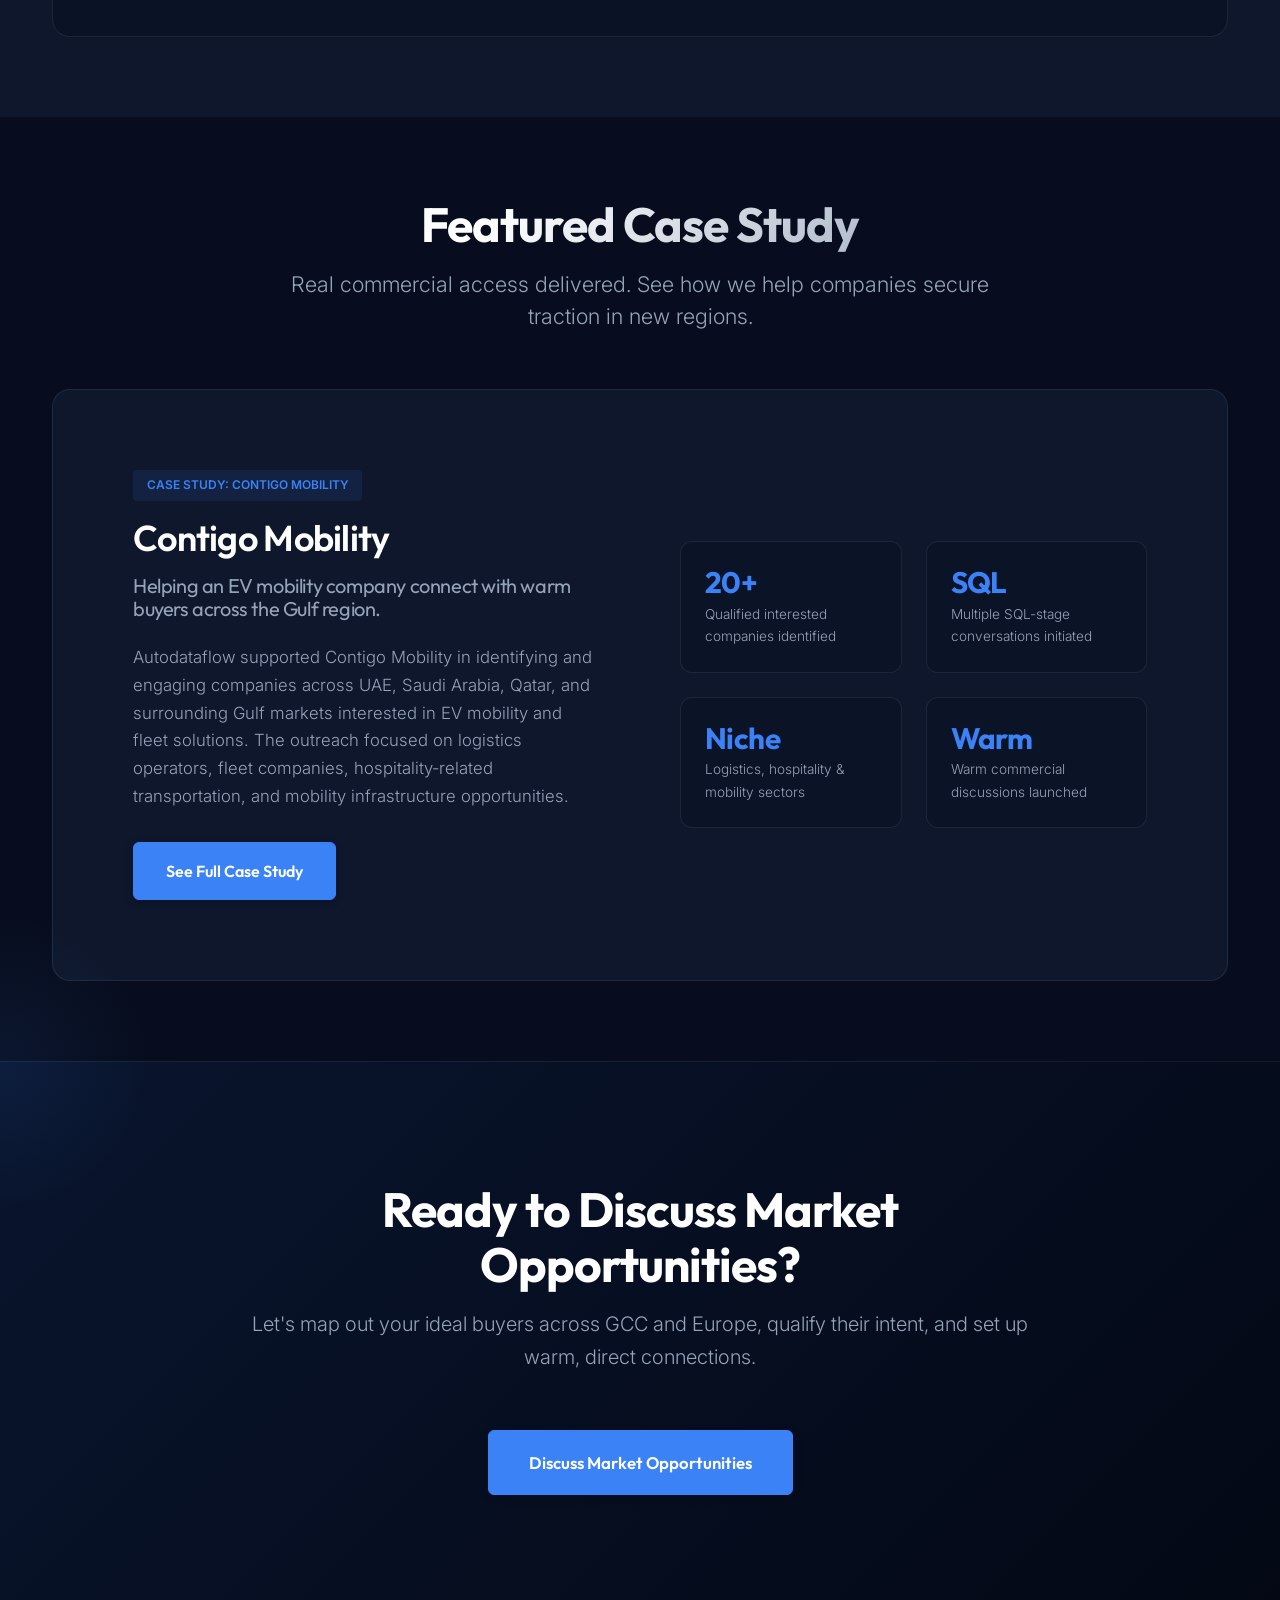
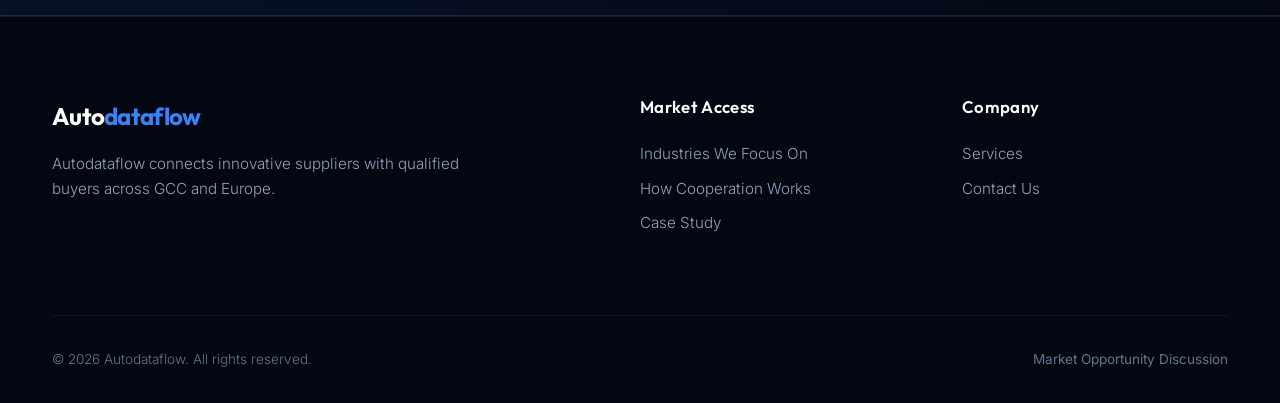
<file: about.html>
<!DOCTYPE html>
<html lang="en">

<head>
    <meta charset="UTF-8">
    <meta name="viewport" content="width=device-width, initial-scale=1.0">
    <title>About Us - Autodataflow</title>
    <script>
        window.location.replace("index.html");
    </script>
    <meta name="description"
        content="Autodataflow helps innovative companies connect with warm qualified buyers across GCC and Europe through market research, outreach, qualification, and direct commercial introductions.">
    <meta property="og:title" content="About Us - Autodataflow">
    <meta property="og:description"
        content="Autodataflow helps innovative companies connect with warm qualified buyers across GCC and Europe through market research, outreach, qualification, and direct commercial introductions.">
    <meta property="og:type" content="website">

    <!-- CSS Links -->
    <link rel="stylesheet" href="css/main.css">
    <link rel="stylesheet" href="css/about.css">
</head>

<body class="theme-dark">

    <!-- Navigation Header -->
    <header class="header">
        <div class="container nav">
            <a href="index.html" class="logo" id="headerLogo">
                <span class="logo-text">Auto<span class="logo-accent">dataflow</span></span>
            </a>

            <div class="nav-menu" id="navMenu">
                <ul class="nav-list">
                    <li class="nav-item"><a href="index.html" class="nav-link">Home</a></li>
                    <li class="nav-item"><a href="index.html#industries" class="nav-link">Industries</a></li>
                    <li class="nav-item"><a href="index.html#how-we-work" class="nav-link">How We Work</a></li>
                    <li class="nav-item"><a href="case-study.html" class="nav-link">Case Study</a></li>
                    <li class="nav-item"><a href="services.html" class="nav-link">Services</a></li>
                    <li class="nav-item"><a href="about.html" class="nav-link active">About</a></li>
                    <li class="nav-item"><a href="contact.html" class="btn-primary-nav">Discuss Market Opportunities</a></li>
                </ul>
            </div>

            <div class="nav-toggle" id="navToggle" aria-label="Toggle navigation menu">
                <span></span>
                <span></span>
                <span></span>
            </div>
        </div>
    </header>

    <!-- About Hero -->
    <section class="about-hero">
        <div class="container">
            <div class="about-hero-content">
                <h1 class="text-gradient fade-in">We Connect Suppliers With Real Market Opportunities</h1>
                <p class="about-hero-subtitle fade-in">
                    Moving innovative tech from initial interest to warm, qualified business discussions.
                </p>
            </div>
        </div>
    </section>

    <!-- Mission/Overview Section -->
    <section class="section about-mission">
        <div class="container">
            <div class="about-mission-grid fade-in">
                <div class="about-mission-text">
                    <h2>Our Approach</h2>
                    <p>
                        Autodataflow is a business development and market access partner focused on helping innovative companies connect with qualified buyers across GCC and Europe.
                    </p>
                    <p>
                        We combine market research, outreach, qualification, automation, and commercial communication to help suppliers move faster from market interest to real business conversations.
                    </p>
                    <p>
                        Our focus is not volume for the sake of volume. We focus on identifying warm commercial opportunities where there is already visible market interest and realistic business potential.
                    </p>
                </div>

                <div class="about-mission-visual">
                    <div class="about-stat-row">
                        <div class="about-stat-lbl">Primary Niche</div>
                        <div class="about-stat-val">B2B Market Access</div>
                    </div>
                    <div class="about-stat-row">
                        <div class="about-stat-lbl">Target Regions</div>
                        <div class="about-stat-val">GCC & Europe</div>
                    </div>
                    <div class="about-stat-row">
                        <div class="about-stat-lbl">Operational Model</div>
                        <div class="about-stat-val">Direct Introductions</div>
                    </div>
                </div>
            </div>
        </div>
    </section>

    <!-- Principles Section -->
    <section class="section about-principles">
        <div class="container">
            <div class="section-header fade-in">
                <h2 class="section-title text-gradient">Our Core Principles</h2>
                <p class="section-subtitle">The foundational beliefs that govern how we interact with markets, qualify opportunities, and represent your brand.</p>
            </div>

            <div class="principles-grid fade-in">
                <!-- Principle 1 -->
                <div class="principle-card">
                    <div class="principle-icon">
                        <svg width="32" height="32" viewBox="0 0 24 24" fill="none" stroke="currentColor" stroke-width="1.5" stroke-linecap="round" stroke-linejoin="round">
                            <circle cx="12" cy="12" r="10"></circle>
                            <circle cx="12" cy="12" r="6"></circle>
                            <circle cx="12" cy="12" r="2"></circle>
                        </svg>
                    </div>
                    <h3>Warm Opportunities Over Cold Databases</h3>
                    <p>We do not sell static lists. We cultivate real-time interest and establish warm lines of communication with active buyers.</p>
                </div>

                <!-- Principle 2 -->
                <div class="principle-card">
                    <div class="principle-icon">
                        <svg width="32" height="32" viewBox="0 0 24 24" fill="none" stroke="currentColor" stroke-width="1.5" stroke-linecap="round" stroke-linejoin="round">
                            <path d="M21 15a2 2 0 0 1-2 2H7l-4 4V5a2 2 0 0 1 2-2h14a2 2 0 0 1 2 2z"></path>
                            <path d="M8 10h.01"></path>
                            <path d="M12 10h.01"></path>
                            <path d="M16 10h.01"></path>
                        </svg>
                    </div>
                    <h3>Qualified Conversations Over Vanity Metrics</h3>
                    <p>We prioritize depth over volume. We measure our success by direct intro quality, not the number of cold emails sent.</p>
                </div>

                <!-- Principle 3 -->
                <div class="principle-card">
                    <div class="principle-icon">
                        <svg width="32" height="32" viewBox="0 0 24 24" fill="none" stroke="currentColor" stroke-width="1.5" stroke-linecap="round" stroke-linejoin="round">
                            <path d="M12 22s8-4 8-10V5l-8-3-8 3v7c0 6 8 10 8 10z"></path>
                        </svg>
                    </div>
                    <h3>Commercial Clarity Over Hype</h3>
                    <p>We speak the serious language of infrastructure and corporate commercial teams. No buzzwords, no hyperbole, just business metrics.</p>
                </div>

                <!-- Principle 4 -->
                <div class="principle-card">
                    <div class="principle-icon">
                        <svg width="32" height="32" viewBox="0 0 24 24" fill="none" stroke="currentColor" stroke-width="1.5" stroke-linecap="round" stroke-linejoin="round">
                            <path d="M17 21v-2a4 4 0 0 0-4-4H5a4 4 0 0 0-4 4v2"></path>
                            <circle cx="9" cy="7" r="4"></circle>
                            <path d="M23 21v-2a4 4 0 0 0-3-3.87"></path>
                            <path d="M16 3.13a4 4 0 0 1 0 7.75"></path>
                        </svg>
                    </div>
                    <h3>Long-Term Partnerships Over One-Off Campaigns</h3>
                    <p>We work as an extension of your commercial team, helping you build sustained, repeat business presence in expand regions.</p>
                </div>

                <!-- Principle 5 -->
                <div class="principle-card">
                    <div class="principle-icon">
                        <svg width="32" height="32" viewBox="0 0 24 24" fill="none" stroke="currentColor" stroke-width="1.5" stroke-linecap="round" stroke-linejoin="round">
                            <rect x="3" y="11" width="18" height="11" rx="2" ry="2"></rect>
                            <path d="M7 11V7a5 5 0 0 1 10 0v4"></path>
                        </svg>
                    </div>
                    <h3>Confidentiality and Trust</h3>
                    <p>We operate with high discretion and absolute trust, protecting proprietary technical and commercial info on both sides.</p>
                </div>
            </div>
        </div>
    </section>

    <!-- Team Section -->
    <section class="section about-team">
        <div class="container">
            <div class="section-header fade-in">
                <h2 class="section-title text-gradient">Our Leadership</h2>
                <p class="section-subtitle">Dedicated business builders and market access partners connecting innovative suppliers with premium global buyers.</p>
            </div>

            <div class="team-grid fade-in">
                <!-- Team Member: Max Syrytsa -->
                <div class="team-card">
                    <div class="team-image-wrapper">
                        <img src="images/max.png" alt="Max Syrytsa" class="team-img">
                    </div>
                    <div class="team-info">
                        <h3 class="team-name">Max Syrytsa</h3>
                        <div class="team-role">Owner</div>
                        <p class="team-bio">
                            Max Syrytsa is a business development professional focused on connecting buyers and sellers across Europe and the Gulf region. With experience spanning SaaS, AI automation, telecommunications, and mobility sectors, he has worked with companies ranging from technology startups to international manufacturers, helping them enter new markets and generate new business opportunities.
                        </p>
                        <p class="team-bio">
                            His background includes enterprise software sales, AI automation consulting, outbound lead generation, and international partnership development. He specializes in building commercial ecosystems that help companies identify qualified buyers, establish strategic relationships, and accelerate revenue growth across global markets.
                        </p>
                    </div>
                </div>

                <!-- Team Member: Azar Nasib -->
                <div class="team-card">
                    <div class="team-image-wrapper">
                        <img src="images/azar.png" alt="Azar Nasib" class="team-img">
                    </div>
                    <div class="team-info">
                        <h3 class="team-name">Azar Nasib</h3>
                        <div class="team-role">Co-Owner</div>
                        <p class="team-bio">
                            Azar Nasib is a founder and business builder focused on connecting buyers and sellers across high-growth global markets. With experience spanning SaaS, e-commerce, and consumer electronics, he has worked across Italy and the Gulf region building scalable commercial systems.
                        </p>
                        <p class="team-bio">
                            His background includes truck sales, eBay and Amazon operations, and A Brand consumer electronics trading. He specializes in building international buyer–seller networks, with a strong focus on solar, hydrogen, and electric transport sectors.
                        </p>
                    </div>
                </div>
            </div>
        </div>
    </section>

    <!-- CTA Section -->
    <section class="section cta-banner glow-glow">
        <div class="container">
            <div class="cta-banner-content fade-in">
                <h2>Interested in Partnering With Us?</h2>
                <p>Let's map out your ideal buyers across GCC and Europe, qualify their intent, and set up warm, direct connections.</p>
                <a href="contact.html" class="btn btn-primary btn-large">Discuss Market Opportunities</a>
            </div>
        </div>
    </section>

    <!-- Footer -->
    <footer class="footer">
        <div class="container">
            <div class="footer-content">
                <div class="footer-brand">
                    <a href="index.html" class="logo" style="margin-bottom: 1rem;">
                        <span class="logo-text">Auto<span class="logo-accent">dataflow</span></span>
                    </a>
                    <p>Autodataflow connects innovative suppliers with qualified buyers across GCC and Europe.</p>
                </div>

                <div class="footer-column">
                    <h4>Market Access</h4>
                    <ul>
                        <li><a href="index.html#industries">Industries We Focus On</a></li>
                        <li><a href="index.html#how-we-work">How Cooperation Works</a></li>
                        <li><a href="case-study.html">Case Study</a></li>
                    </ul>
                </div>

                <div class="footer-column">
                    <h4>Company</h4>
                    <ul>
                        <li><a href="about.html">About Us</a></li>
                        <li><a href="services.html">Services</a></li>
                        <li><a href="contact.html">Contact Us</a></li>
                    </ul>
                </div>
            </div>

            <div class="footer-bottom">
                <p>&copy; 2026 Autodataflow. All rights reserved.</p>
                <div class="footer-bottom-links">
                    <a href="contact.html">Market Opportunity Discussion</a>
                </div>
            </div>
        </div>
    </footer>

    <!-- Scripts -->
    <script src="js/main.js"></script>
</body>

</html>
</file>
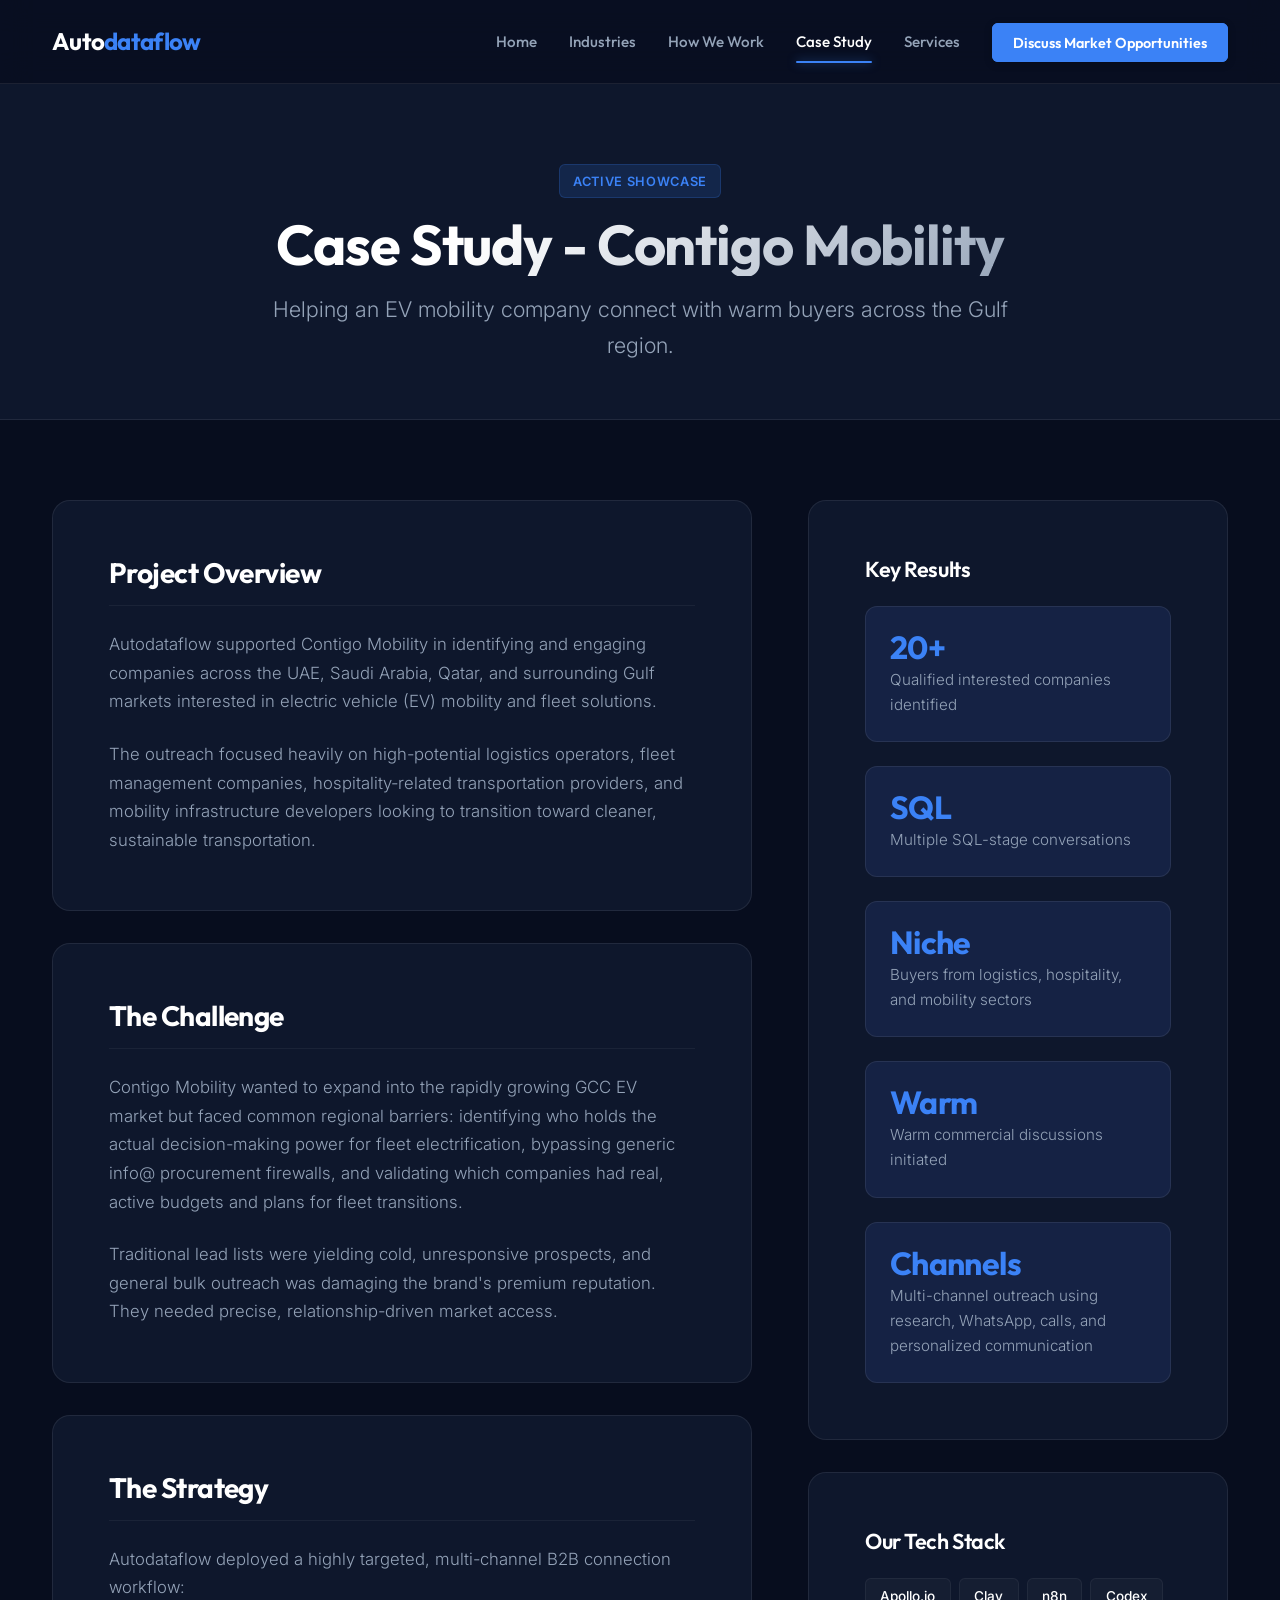
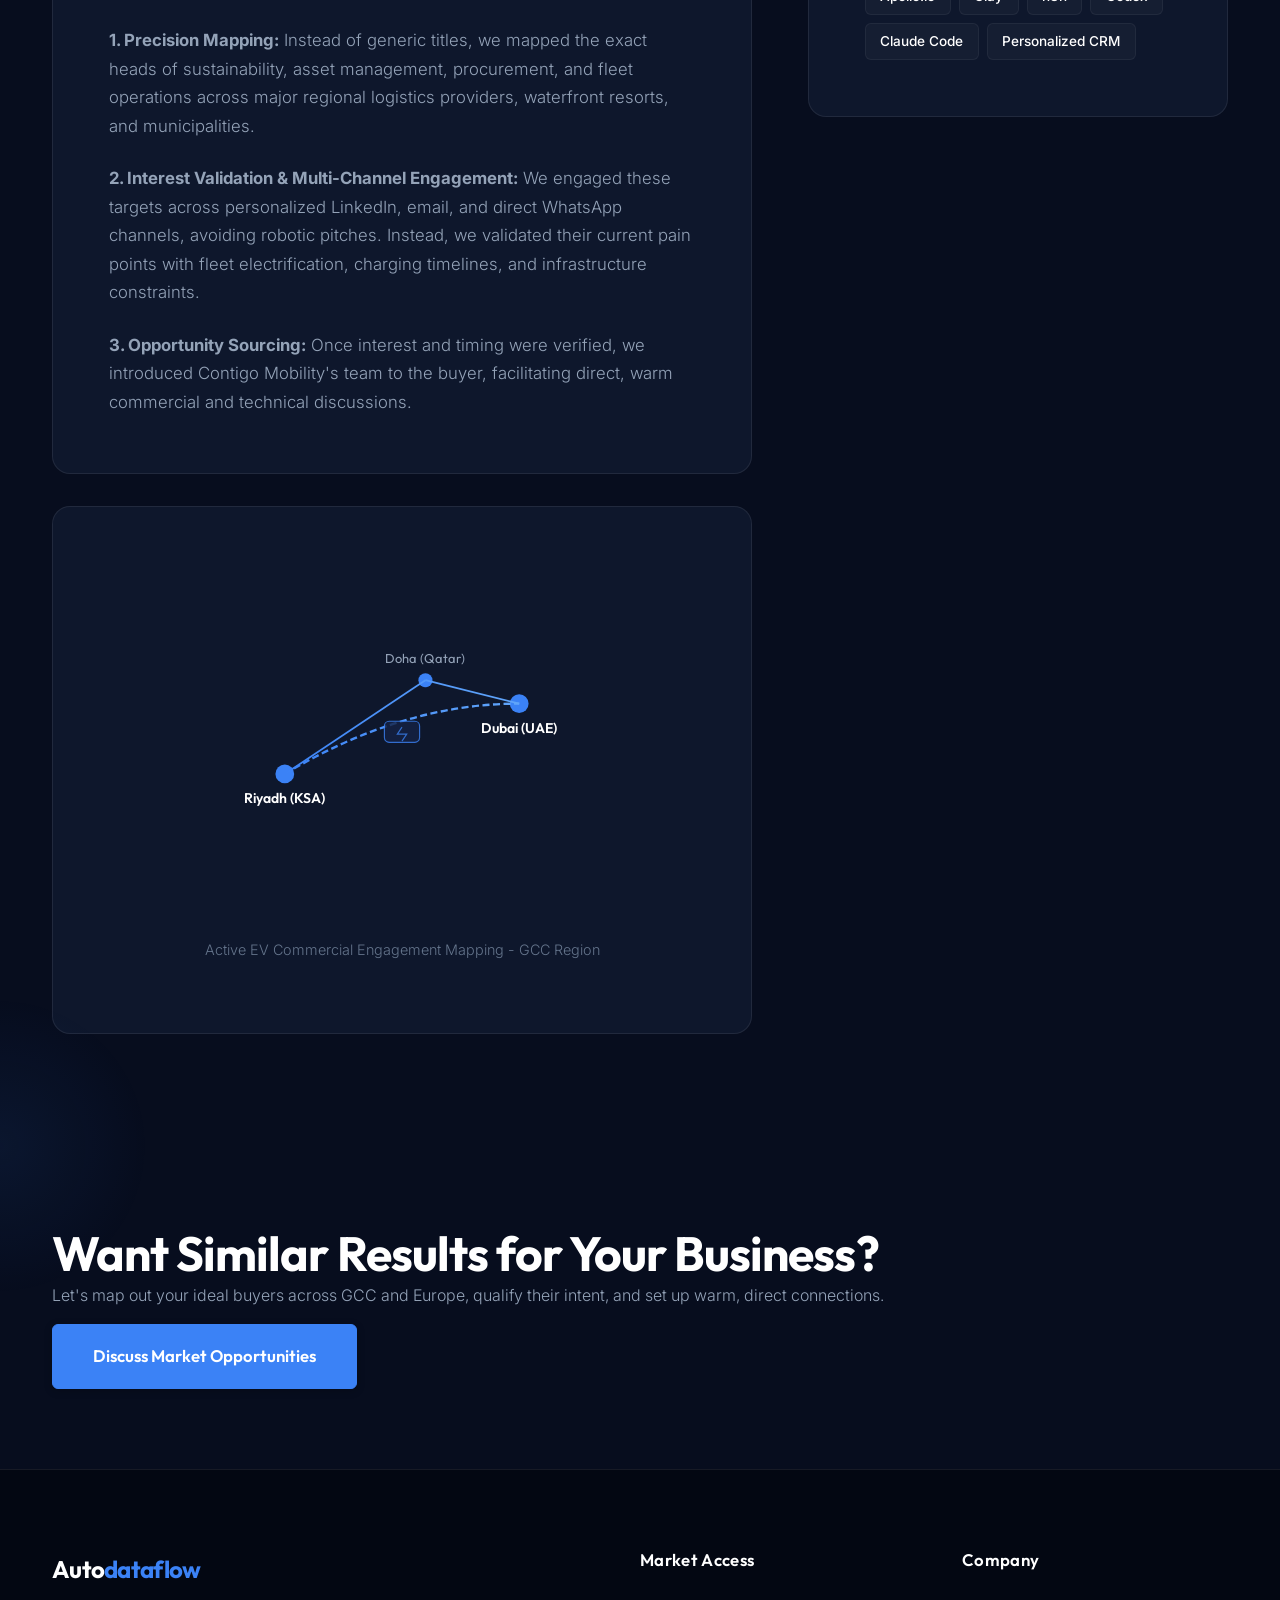
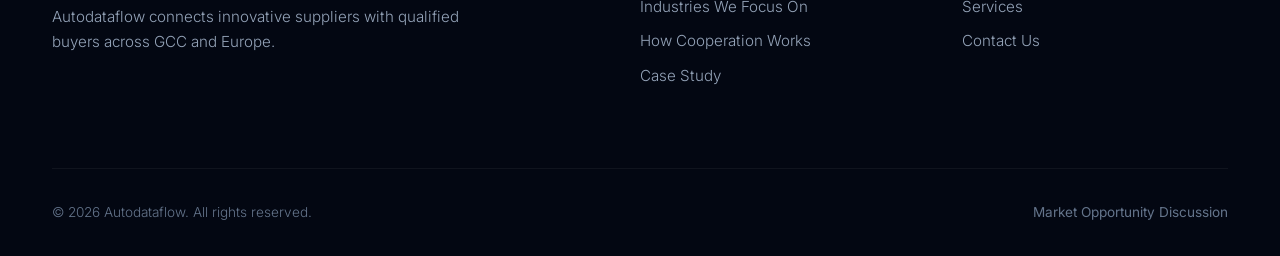
<file: case-study.html>
<!DOCTYPE html>
<html lang="en">

<head>
    <meta charset="UTF-8">
    <meta name="viewport" content="width=device-width, initial-scale=1.0">
    <title>Case Study: Contigo Mobility - Autodataflow</title>
    <meta name="description"
        content="Read how Autodataflow helped Contigo Mobility, an EV mobility company, connect with warm qualified buyers and fleet operators across UAE, Saudi Arabia, Qatar, and other Gulf markets.">
    <meta property="og:title" content="Case Study: Contigo Mobility - Autodataflow">
    <meta property="og:description"
        content="Read how Autodataflow helped Contigo Mobility, an EV mobility company, connect with warm qualified buyers and fleet operators across UAE, Saudi Arabia, Qatar, and other Gulf markets.">
    <meta property="og:type" content="website">

    <!-- CSS Links -->
    <link rel="stylesheet" href="css/main.css">
    <link rel="stylesheet" href="css/case-study.css">
</head>

<body class="theme-dark">

    <!-- Navigation Header -->
    <header class="header">
        <div class="container nav">
            <a href="index.html" class="logo" id="headerLogo">
                <span class="logo-text">Auto<span class="logo-accent">dataflow</span></span>
            </a>

            <div class="nav-menu" id="navMenu">
                <ul class="nav-list">
                    <li class="nav-item"><a href="index.html" class="nav-link">Home</a></li>
                    <li class="nav-item"><a href="index.html#industries" class="nav-link">Industries</a></li>
                    <li class="nav-item"><a href="index.html#how-we-work" class="nav-link">How We Work</a></li>
                    <li class="nav-item"><a href="case-study.html" class="nav-link active">Case Study</a></li>
                    <li class="nav-item"><a href="services.html" class="nav-link">Services</a></li>
                    <!-- <li class="nav-item"><a href="about.html" class="nav-link">About</a></li> -->
                    <li class="nav-item"><a href="contact.html" class="btn-primary-nav">Discuss Market Opportunities</a></li>
                </ul>
            </div>

            <div class="nav-toggle" id="navToggle" aria-label="Toggle navigation menu">
                <span></span>
                <span></span>
                <span></span>
            </div>
        </div>
    </header>

    <!-- Case Study Hero -->
    <section class="case-hero">
        <div class="container">
            <div class="case-hero-content">
                <span class="case-hero-tag">Active Showcase</span>
                <h1 class="text-gradient fade-in">Case Study - Contigo Mobility</h1>
                <p class="case-hero-subtitle fade-in">
                    Helping an EV mobility company connect with warm buyers across the Gulf region.
                </p>
            </div>
        </div>
    </section>

    <!-- Main Content Area -->
    <section class="section case-body">
        <div class="container">
            <div class="case-grid">
                
                <!-- Story Column -->
                <div class="case-story fade-in">
                    
                    <!-- Overview Card -->
                    <div class="case-story-card">
                        <h2>Project Overview</h2>
                        <p>
                            Autodataflow supported Contigo Mobility in identifying and engaging companies across the UAE, Saudi Arabia, Qatar, and surrounding Gulf markets interested in electric vehicle (EV) mobility and fleet solutions.
                        </p>
                        <p>
                            The outreach focused heavily on high-potential logistics operators, fleet management companies, hospitality-related transportation providers, and mobility infrastructure developers looking to transition toward cleaner, sustainable transportation.
                        </p>
                    </div>

                    <!-- Challenge Card -->
                    <div class="case-story-card">
                        <h2>The Challenge</h2>
                        <p>
                            Contigo Mobility wanted to expand into the rapidly growing GCC EV market but faced common regional barriers: identifying who holds the actual decision-making power for fleet electrification, bypassing generic info@ procurement firewalls, and validating which companies had real, active budgets and plans for fleet transitions.
                        </p>
                        <p>
                            Traditional lead lists were yielding cold, unresponsive prospects, and general bulk outreach was damaging the brand's premium reputation. They needed precise, relationship-driven market access.
                        </p>
                    </div>

                    <!-- Strategy Card -->
                    <div class="case-story-card">
                        <h2>The Strategy</h2>
                        <p>
                            Autodataflow deployed a highly targeted, multi-channel B2B connection workflow:
                        </p>
                        <p>
                            <strong>1. Precision Mapping:</strong> Instead of generic titles, we mapped the exact heads of sustainability, asset management, procurement, and fleet operations across major regional logistics providers, waterfront resorts, and municipalities.
                        </p>
                        <p>
                            <strong>2. Interest Validation & Multi-Channel Engagement:</strong> We engaged these targets across personalized LinkedIn, email, and direct WhatsApp channels, avoiding robotic pitches. Instead, we validated their current pain points with fleet electrification, charging timelines, and infrastructure constraints.
                        </p>
                        <p>
                            <strong>3. Opportunity Sourcing:</strong> Once interest and timing were verified, we introduced Contigo Mobility's team to the buyer, facilitating direct, warm commercial and technical discussions.
                        </p>
                    </div>

                    <!-- Custom Mobility Map SVG -->
                    <div class="case-map-graphic">
                        <div class="case-svg-container">
                            <svg viewBox="0 0 500 300" fill="none" xmlns="http://www.w3.org/2000/svg" style="width: 100%; height: auto;">
                                <!-- Map lines / nodes representing GCC distribution -->
                                <circle cx="150" cy="180" r="8" fill="#3B82F6" />
                                <text x="150" y="205" fill="#FFFFFF" font-family="Outfit" font-size="12" font-weight="600" text-anchor="middle">Riyadh (KSA)</text>

                                <circle cx="350" cy="120" r="8" fill="#3B82F6" />
                                <text x="350" y="145" fill="#FFFFFF" font-family="Outfit" font-size="12" font-weight="600" text-anchor="middle">Dubai (UAE)</text>

                                <circle cx="270" cy="100" r="6" fill="#3B82F6" />
                                <text x="270" y="85" fill="#94A3B8" font-family="Outfit" font-size="11" text-anchor="middle">Doha (Qatar)</text>

                                <!-- Connecting curves -->
                                <path d="M 150 180 Q 250 120 350 120" stroke="url(#map-grad)" stroke-width="2" stroke-dasharray="6 3" />
                                <path d="M 150 180 Q 210 140 270 100" stroke="url(#map-grad)" stroke-width="1.5" />
                                <path d="M 270 100 Q 310 110 350 120" stroke="url(#map-grad)" stroke-width="1.5" />

                                <!-- Abstract EV Icon representations -->
                                <g opacity="0.8">
                                    <rect x="235" y="135" width="30" height="18" rx="4" fill="#152244" stroke="#3B82F6" stroke-width="1" />
                                    <!-- Minimal EV Bolt symbol -->
                                    <path d="M 250 140 L 246 146 L 254 146 L 250 152" stroke="#3B82F6" stroke-width="1" />
                                </g>

                                <defs>
                                    <linearGradient id="map-grad" x1="150" y1="180" x2="350" y2="120" gradientUnits="userSpaceOnUse">
                                        <stop offset="0%" stop-color="#3B82F6" />
                                        <stop offset="100%" stop-color="#60A5FA" />
                                    </linearGradient>
                                </defs>
                            </svg>
                        </div>
                        <p style="margin-top: 1rem; font-size: 0.9rem; color: var(--color-text-dark-subtle);">Active EV Commercial Engagement Mapping - GCC Region</p>
                    </div>

                </div>

                <!-- Sidebar results Column -->
                <div class="case-sidebar fade-in">
                    
                    <!-- Performance cards -->
                    <div class="sidebar-box">
                        <h3>Key Results</h3>
                        <div class="case-results-list">
                            <!-- Result 1 -->
                            <div class="result-stat-card">
                                <h4>20+</h4>
                                <p>Qualified interested companies identified</p>
                            </div>
                            <!-- Result 2 -->
                            <div class="result-stat-card">
                                <h4>SQL</h4>
                                <p>Multiple SQL-stage conversations</p>
                            </div>
                            <!-- Result 3 -->
                            <div class="result-stat-card">
                                <h4>Niche</h4>
                                <p>Buyers from logistics, hospitality, and mobility sectors</p>
                            </div>
                            <!-- Result 4 -->
                            <div class="result-stat-card">
                                <h4>Warm</h4>
                                <p>Warm commercial discussions initiated</p>
                            </div>
                            <!-- Result 5 -->
                            <div class="result-stat-card">
                                <h4>Channels</h4>
                                <p>Multi-channel outreach using research, WhatsApp, calls, and personalized communication</p>
                            </div>
                        </div>
                    </div>

                    <!-- Tech stack block -->
                    <div class="sidebar-box">
                        <h3>Our Tech Stack</h3>
                        <div class="tech-stack-list">
                            <span class="tech-tag">Apollo.io</span>
                            <span class="tech-tag">Clay</span>
                            <span class="tech-tag">n8n</span>
                            <span class="tech-tag">Codex</span>
                            <span class="tech-tag">Claude Code</span>
                            <span class="tech-tag">Personalized CRM</span>
                        </div>
                    </div>

                </div>
            </div>
        </div>
    </section>

    <!-- CTA Section -->
    <section class="section cta-banner glow-glow">
        <div class="container">
            <div class="cta-banner-content fade-in">
                <h2>Want Similar Results for Your Business?</h2>
                <p>Let's map out your ideal buyers across GCC and Europe, qualify their intent, and set up warm, direct connections.</p>
                <a href="contact.html" class="btn btn-primary btn-large">Discuss Market Opportunities</a>
            </div>
        </div>
    </section>

    <!-- Footer -->
    <footer class="footer">
        <div class="container">
            <div class="footer-content">
                <div class="footer-brand">
                    <a href="index.html" class="logo" style="margin-bottom: 1rem;">
                        <span class="logo-text">Auto<span class="logo-accent">dataflow</span></span>
                    </a>
                    <p>Autodataflow connects innovative suppliers with qualified buyers across GCC and Europe.</p>
                </div>

                <div class="footer-column">
                    <h4>Market Access</h4>
                    <ul>
                        <li><a href="index.html#industries">Industries We Focus On</a></li>
                        <li><a href="index.html#how-we-work">How Cooperation Works</a></li>
                        <li><a href="case-study.html">Case Study</a></li>
                    </ul>
                </div>

                <div class="footer-column">
                    <h4>Company</h4>
                    <ul>
                        <!-- <li><a href="about.html">About Us</a></li> -->
                        <li><a href="services.html">Services</a></li>
                        <li><a href="contact.html">Contact Us</a></li>
                    </ul>
                </div>
            </div>

            <div class="footer-bottom">
                <p>&copy; 2026 Autodataflow. All rights reserved.</p>
                <div class="footer-bottom-links">
                    <a href="contact.html">Market Opportunity Discussion</a>
                </div>
            </div>
        </div>
    </footer>

    <!-- Scripts -->
    <script src="js/main.js"></script>
</body>

</html>
</file>
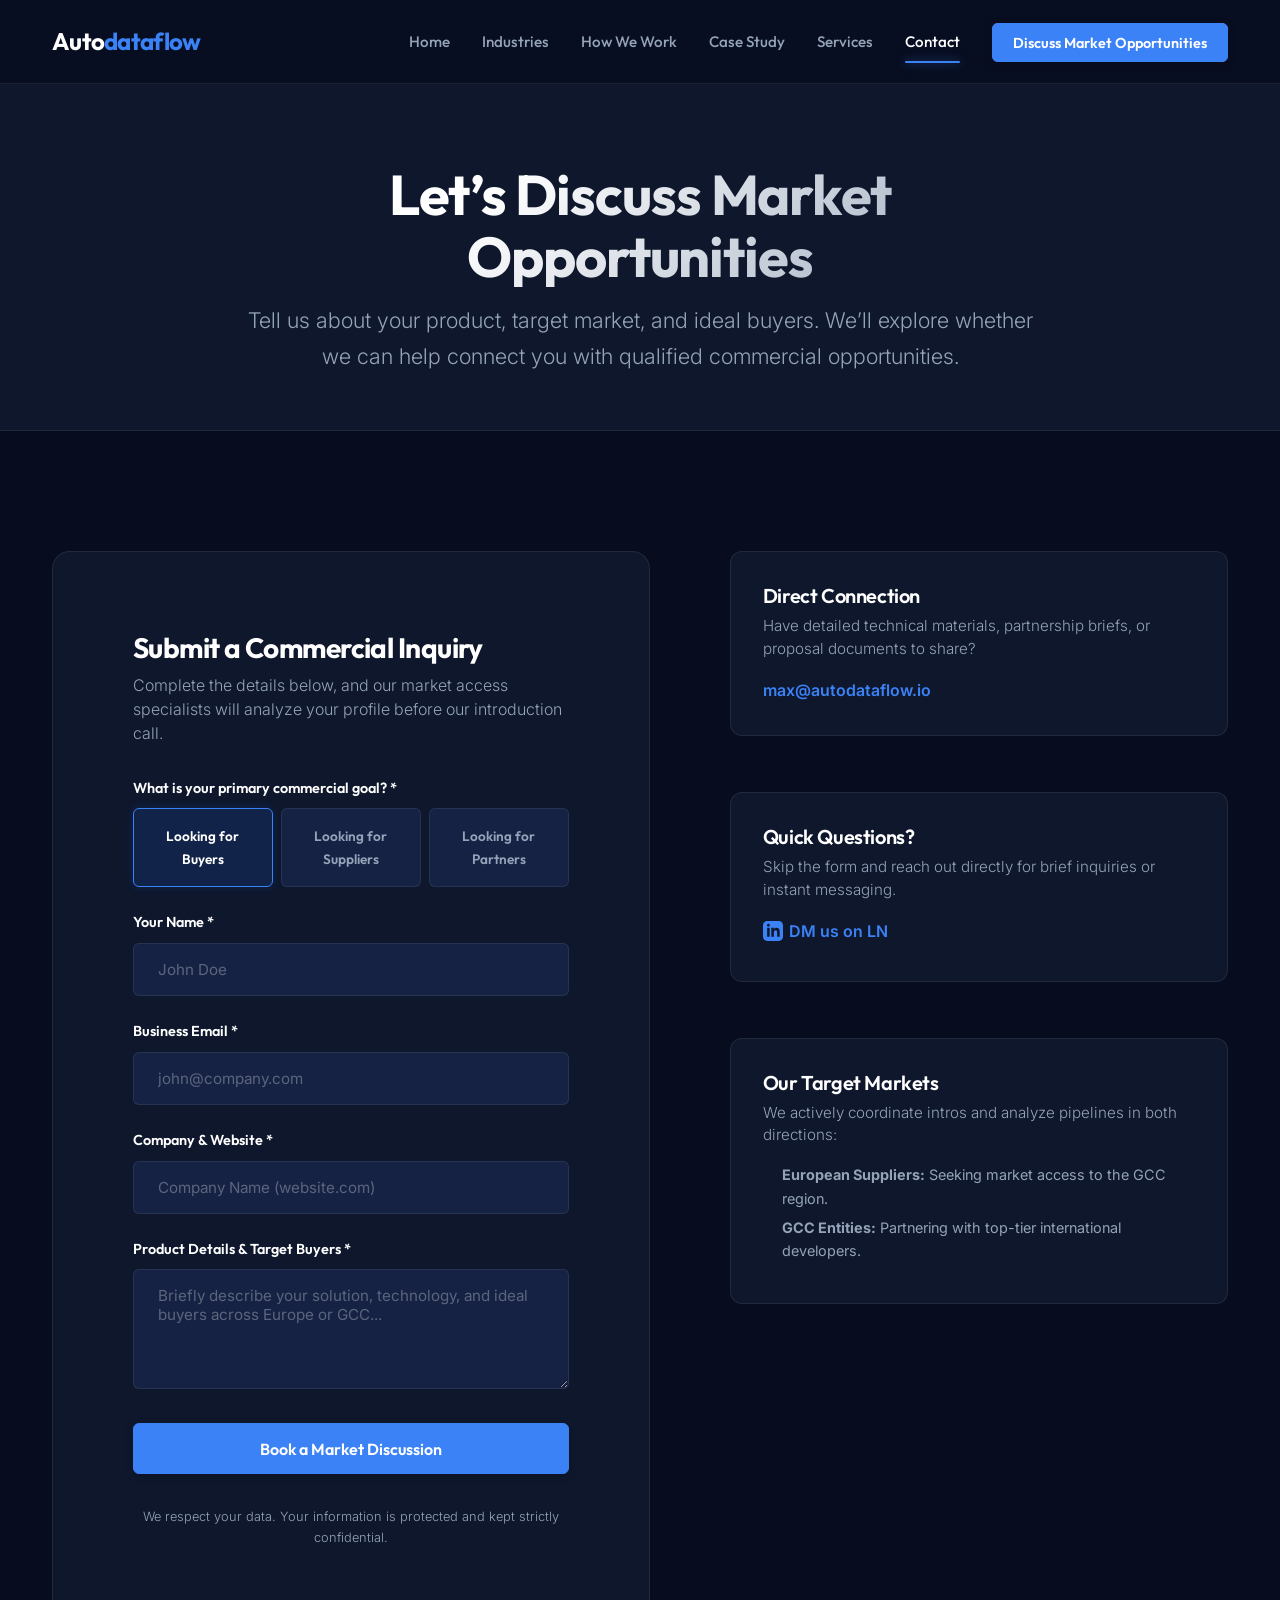
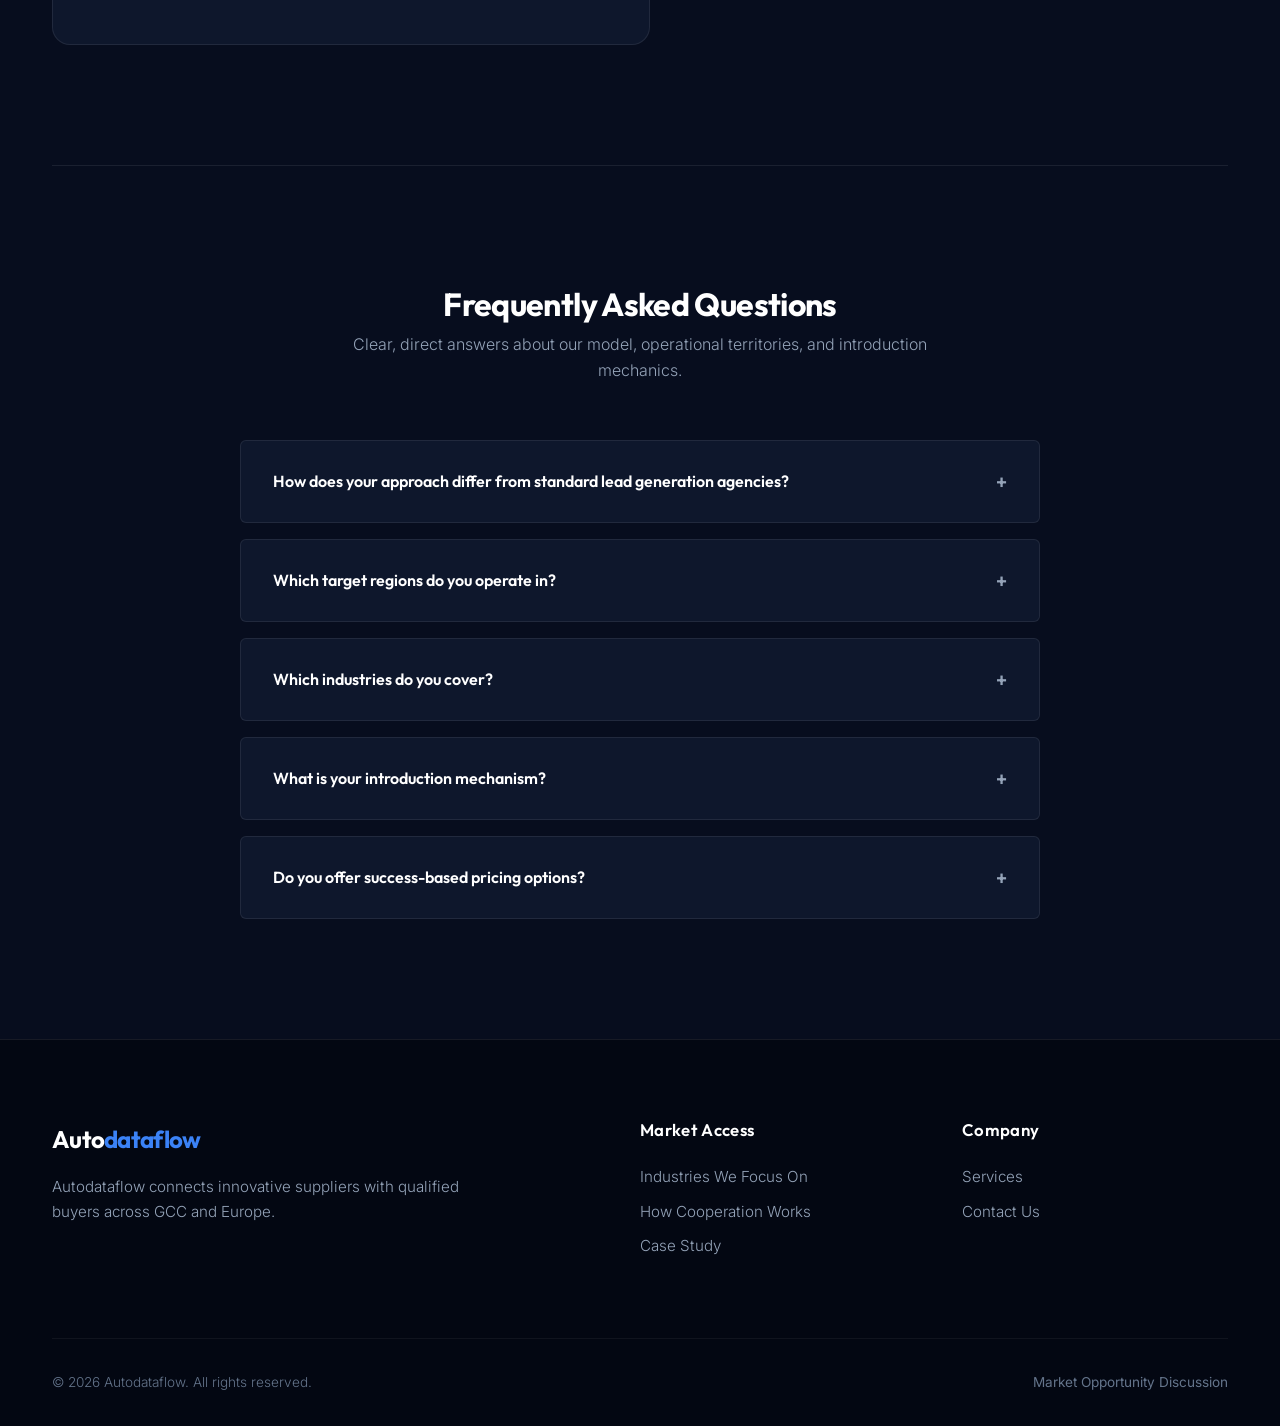
<file: contact.html>
<!DOCTYPE html>
<html lang="en">

<head>
    <meta charset="UTF-8">
    <meta name="viewport" content="width=device-width, initial-scale=1.0">
    <title>Contact Us - Autodataflow</title>
    <meta name="description"
        content="Autodataflow helps innovative companies connect with warm qualified buyers across GCC and Europe through market research, outreach, qualification, and direct commercial introductions.">
    <meta property="og:title" content="Contact Us - Autodataflow">
    <meta property="og:description"
        content="Autodataflow helps innovative companies connect with warm qualified buyers across GCC and Europe through market research, outreach, qualification, and direct commercial introductions.">
    <meta property="og:type" content="website">

    <!-- CSS Links -->
    <link rel="stylesheet" href="css/main.css">
    <link rel="stylesheet" href="css/contact.css">
</head>

<body class="theme-dark">

    <!-- Navigation Header -->
    <header class="header">
        <div class="container nav">
            <a href="index.html" class="logo" id="headerLogo">
                <span class="logo-text">Auto<span class="logo-accent">dataflow</span></span>
            </a>

            <div class="nav-menu" id="navMenu">
                <ul class="nav-list">
                    <li class="nav-item"><a href="index.html" class="nav-link">Home</a></li>
                    <li class="nav-item"><a href="index.html#industries" class="nav-link">Industries</a></li>
                    <li class="nav-item"><a href="index.html#how-we-work" class="nav-link">How We Work</a></li>
                    <li class="nav-item"><a href="case-study.html" class="nav-link">Case Study</a></li>
                    <li class="nav-item"><a href="services.html" class="nav-link">Services</a></li>
                    <!-- <li class="nav-item"><a href="about.html" class="nav-link">About</a></li> -->
                    <li class="nav-item"><a href="contact.html" class="nav-link active">Contact</a></li>
                    <li class="nav-item"><a href="contact.html" class="btn-primary-nav">Discuss Market Opportunities</a></li>
                </ul>
            </div>

            <div class="nav-toggle" id="navToggle" aria-label="Toggle navigation menu">
                <span></span>
                <span></span>
                <span></span>
            </div>
        </div>
    </header>

    <!-- Contact Hero -->
    <section class="contact-hero">
        <div class="container">
            <div class="contact-hero-content">
                <h1 class="text-gradient fade-in">Let’s Discuss Market Opportunities</h1>
                <p class="contact-hero-subtitle fade-in">
                    Tell us about your product, target market, and ideal buyers. We’ll explore whether we can help connect you with qualified commercial opportunities.
                </p>
            </div>
        </div>
    </section>

    <!-- Contact Form & Details Section -->
    <section class="contact-section">
        <div class="container">
            <div class="contact-grid">

                <!-- Interactive Form Column -->
                <div class="contact-form-wrapper fade-in" id="contactFormWrapper">
                    <h2>Submit a Commercial Inquiry</h2>
                    <p class="form-description">Complete the details below, and our market access specialists will analyze your profile before our introduction call.</p>

                    <!-- Feedback Alerts -->
                    <div class="form-response-alert success" id="formSuccessAlert">
                        <strong>Thank you!</strong> Your inquiry has been received. Our team will review your business profile and contact you within 24 hours to schedule a market discussion.
                    </div>
                    <div class="form-response-alert error" id="formErrorAlert">
                        <strong>Submission failed.</strong> Please fill in all required fields and try again.
                    </div>

                    <form class="contact-form" id="marketDiscoveryForm">
                        
                        <!-- Interactive Segment Selector -->
                        <div class="form-selector-group">
                            <label>What is your primary commercial goal? *</label>
                            <div class="selector-options">
                                <div class="selector-option">
                                    <input type="radio" id="goal-buyers" name="goal" value="Looking for Buyers" checked>
                                    <label for="goal-buyers">Looking for Buyers</label>
                                </div>
                                <div class="selector-option">
                                    <input type="radio" id="goal-suppliers" name="goal" value="Looking for Suppliers">
                                    <label for="goal-suppliers">Looking for Suppliers</label>
                                </div>
                                <div class="selector-option">
                                    <input type="radio" id="goal-partners" name="goal" value="Looking for Partners">
                                    <label for="goal-partners">Looking for Partners</label>
                                </div>
                            </div>
                        </div>

                        <!-- Full Name -->
                        <div class="form-group">
                            <label for="fullName">Your Name *</label>
                            <input type="text" id="fullName" name="name" placeholder="John Doe" required>
                        </div>

                        <!-- Business Email -->
                        <div class="form-group">
                            <label for="businessEmail">Business Email *</label>
                            <input type="email" id="businessEmail" name="email" placeholder="john@company.com" required>
                        </div>

                        <!-- Company & Website -->
                        <div class="form-group">
                            <label for="companyName">Company & Website *</label>
                            <input type="text" id="companyName" name="company" placeholder="Company Name (website.com)" required>
                        </div>

                        <!-- Brief Message -->
                        <div class="form-group">
                            <label for="messageText">Product Details & Target Buyers *</label>
                            <textarea id="messageText" name="message" placeholder="Briefly describe your solution, technology, and ideal buyers across Europe or GCC..." required></textarea>
                        </div>

                        <!-- Submit Button -->
                        <button type="submit" class="btn btn-primary btn-full-width" style="margin-top: 10px;">Book a Market Discussion</button>
                        
                        <p class="form-privacy">We respect your data. Your information is protected and kept strictly confidential.</p>
                    </form>
                </div>

                <!-- Info Cards Column -->
                <div class="contact-info-col fade-in">
                    
                    <!-- Direct Email Card -->
                    <div class="contact-method-card">
                        <h3>Direct Connection</h3>
                        <p>Have detailed technical materials, partnership briefs, or proposal documents to share?</p>
                        <a href="mailto:max@autodataflow.io" class="action-link">max@autodataflow.io</a>
                    </div>

                    <!-- LinkedIn Direct Card -->
                    <div class="contact-method-card">
                        <h3>Quick Questions?</h3>
                        <p>Skip the form and reach out directly for brief inquiries or instant messaging.</p>
                        <a href="https://www.linkedin.com/in/eugene-kovalev1/?locale=en" target="_blank" rel="noopener noreferrer" class="action-link">
                            <svg class="ln-icon-svg" xmlns="http://www.w3.org/2000/svg" viewBox="0 0 24 24">
                                <path d="M19 0h-14c-2.761 0-5 2.239-5 5v14c0 2.761 2.239 5 5 5h14c2.762 0 5-2.239 5-5v-14c0-2.761-2.238-5-5-5zm-11 19h-3v-11h3v11zm-1.5-12.268c-.966 0-1.75-.79-1.75-1.764s.784-1.764 1.75-1.764 1.75.79 1.75 1.764-.783 1.764-1.75 1.764zm13.5 12.268h-3v-5.604c0-3.368-4-3.113-4 0v5.604h-3v-11h3v1.765c1.396-2.586 7-2.777 7 2.476v6.759z"/>
                            </svg>
                            DM us on LN
                        </a>
                    </div>

                    <!-- Discovery Call Teaser -->
                    <div class="contact-method-card">
                        <h3>Our Target Markets</h3>
                        <p>We actively coordinate intros and analyze pipelines in both directions:</p>
                        <ul style="color: var(--color-text-dark-muted); font-size: 0.9rem; padding-left: 1.2rem; margin: 0.5rem 0;">
                            <li style="margin-bottom: 0.3rem;"><strong>European Suppliers:</strong> Seeking market access to the GCC region.</li>
                            <li><strong>GCC Entities:</strong> Partnering with top-tier international developers.</li>
                        </ul>
                    </div>

                </div>

            </div>

            <!-- FAQ SECTION -->
            <div class="contact-faq-wrapper fade-in">
                <div class="contact-faq-header">
                    <h2>Frequently Asked Questions</h2>
                    <p>Clear, direct answers about our model, operational territories, and introduction mechanics.</p>
                </div>

                <div class="faq-accordion">
                    
                    <!-- FAQ 1 -->
                    <details class="faq-item-details">
                        <summary>How does your approach differ from standard lead generation agencies?</summary>
                        <div class="faq-item-content">
                            Standard agencies blast massive cold lists, focusing on quantity. We focus strictly on Buyer-Seller Introductions: identifying companies already showing relevant interest, validating demand, and creating direct warm connections with decision-makers.
                        </div>
                    </details>

                    <!-- FAQ 2 -->
                    <details class="faq-item-details">
                        <summary>Which target regions do you operate in?</summary>
                        <div class="faq-item-content">
                            We specialize in connecting suppliers with buyers across the Gulf Cooperation Council (GCC) countries—including Saudi Arabia, UAE, Qatar, Bahrain, Oman, and Kuwait—and the European continent.
                        </div>
                    </details>

                    <!-- FAQ 3 -->
                    <details class="faq-item-details">
                        <summary>Which industries do you cover?</summary>
                        <div class="faq-item-content">
                            Our primary focus is on sustainable and advanced infrastructure, electric vehicle (EV) mobility, sustainable marine mobility, hospitality and waterfront development, fleet and logistics, and emerging B2B technology.
                        </div>
                    </details>

                    <!-- FAQ 4 -->
                    <details class="faq-item-details">
                        <summary>What is your introduction mechanism?</summary>
                        <div class="faq-item-content">
                            Once we identify and qualify a buyer's immediate business interest, we set up a direct professional introduction (via email or scheduled meeting), providing your team with full context to seamlessly start commercial negotiations.
                        </div>
                    </details>

                    <!-- FAQ 5 -->
                    <details class="faq-item-details">
                        <summary>Do you offer success-based pricing options?</summary>
                        <div class="faq-item-content">
                            Yes, for verified technical suppliers in our key focus areas, we offer hybrid engagement models that include milestone or performance-based incentives linked directly to successful introductions or SQL outcomes.
                        </div>
                    </details>

                </div>
            </div>

        </div>
    </section>

    <!-- Footer -->
    <footer class="footer">
        <div class="container">
            <div class="footer-content">
                <div class="footer-brand">
                    <a href="index.html" class="logo" style="margin-bottom: 1rem;">
                        <span class="logo-text">Auto<span class="logo-accent">dataflow</span></span>
                    </a>
                    <p>Autodataflow connects innovative suppliers with qualified buyers across GCC and Europe.</p>
                </div>

                <div class="footer-column">
                    <h4>Market Access</h4>
                    <ul>
                        <li><a href="index.html#industries">Industries We Focus On</a></li>
                        <li><a href="index.html#how-we-work">How Cooperation Works</a></li>
                        <li><a href="case-study.html">Case Study</a></li>
                    </ul>
                </div>

                <div class="footer-column">
                    <h4>Company</h4>
                    <ul>
                        <!-- <li><a href="about.html">About Us</a></li> -->
                        <li><a href="services.html">Services</a></li>
                        <li><a href="contact.html">Contact Us</a></li>
                    </ul>
                </div>
            </div>

            <div class="footer-bottom">
                <p>&copy; 2026 Autodataflow. All rights reserved.</p>
                <div class="footer-bottom-links">
                    <a href="contact.html">Market Opportunity Discussion</a>
                </div>
            </div>
        </div>
    </footer>

    <!-- Scripts -->
    <script src="js/main.js"></script>
    <script>
        // Form Submission interceptor for premium feedback experience
        document.addEventListener('DOMContentLoaded', () => {
            const form = document.getElementById('marketDiscoveryForm');
            const successAlert = document.getElementById('formSuccessAlert');
            const errorAlert = document.getElementById('formErrorAlert');

            if (form) {
                form.addEventListener('submit', (e) => {
                    e.preventDefault();
                    
                    // Hide any active alerts
                    successAlert.style.display = 'none';
                    errorAlert.style.display = 'none';

                    // Gather elements to check basic validations
                    const name = document.getElementById('fullName').value.trim();
                    const email = document.getElementById('businessEmail').value.trim();
                    const company = document.getElementById('companyName').value.trim();
                    const message = document.getElementById('messageText').value.trim();

                    if (!name || !email || !company || !message) {
                        errorAlert.style.display = 'block';
                        errorAlert.scrollIntoView({ behavior: 'smooth', block: 'center' });
                        return;
                    }

                    // Simulate API post & success state
                    const btn = form.querySelector('button[type="submit"]');
                    const origText = btn.textContent;
                    btn.textContent = 'Processing inquiry...';
                    btn.disabled = true;

                    setTimeout(() => {
                        btn.textContent = origText;
                        btn.disabled = false;
                        successAlert.style.display = 'block';
                        form.reset();
                        successAlert.scrollIntoView({ behavior: 'smooth', block: 'center' });
                    }, 1200);
                });
            }
        });
    </script>
</body>

</html>
</file>
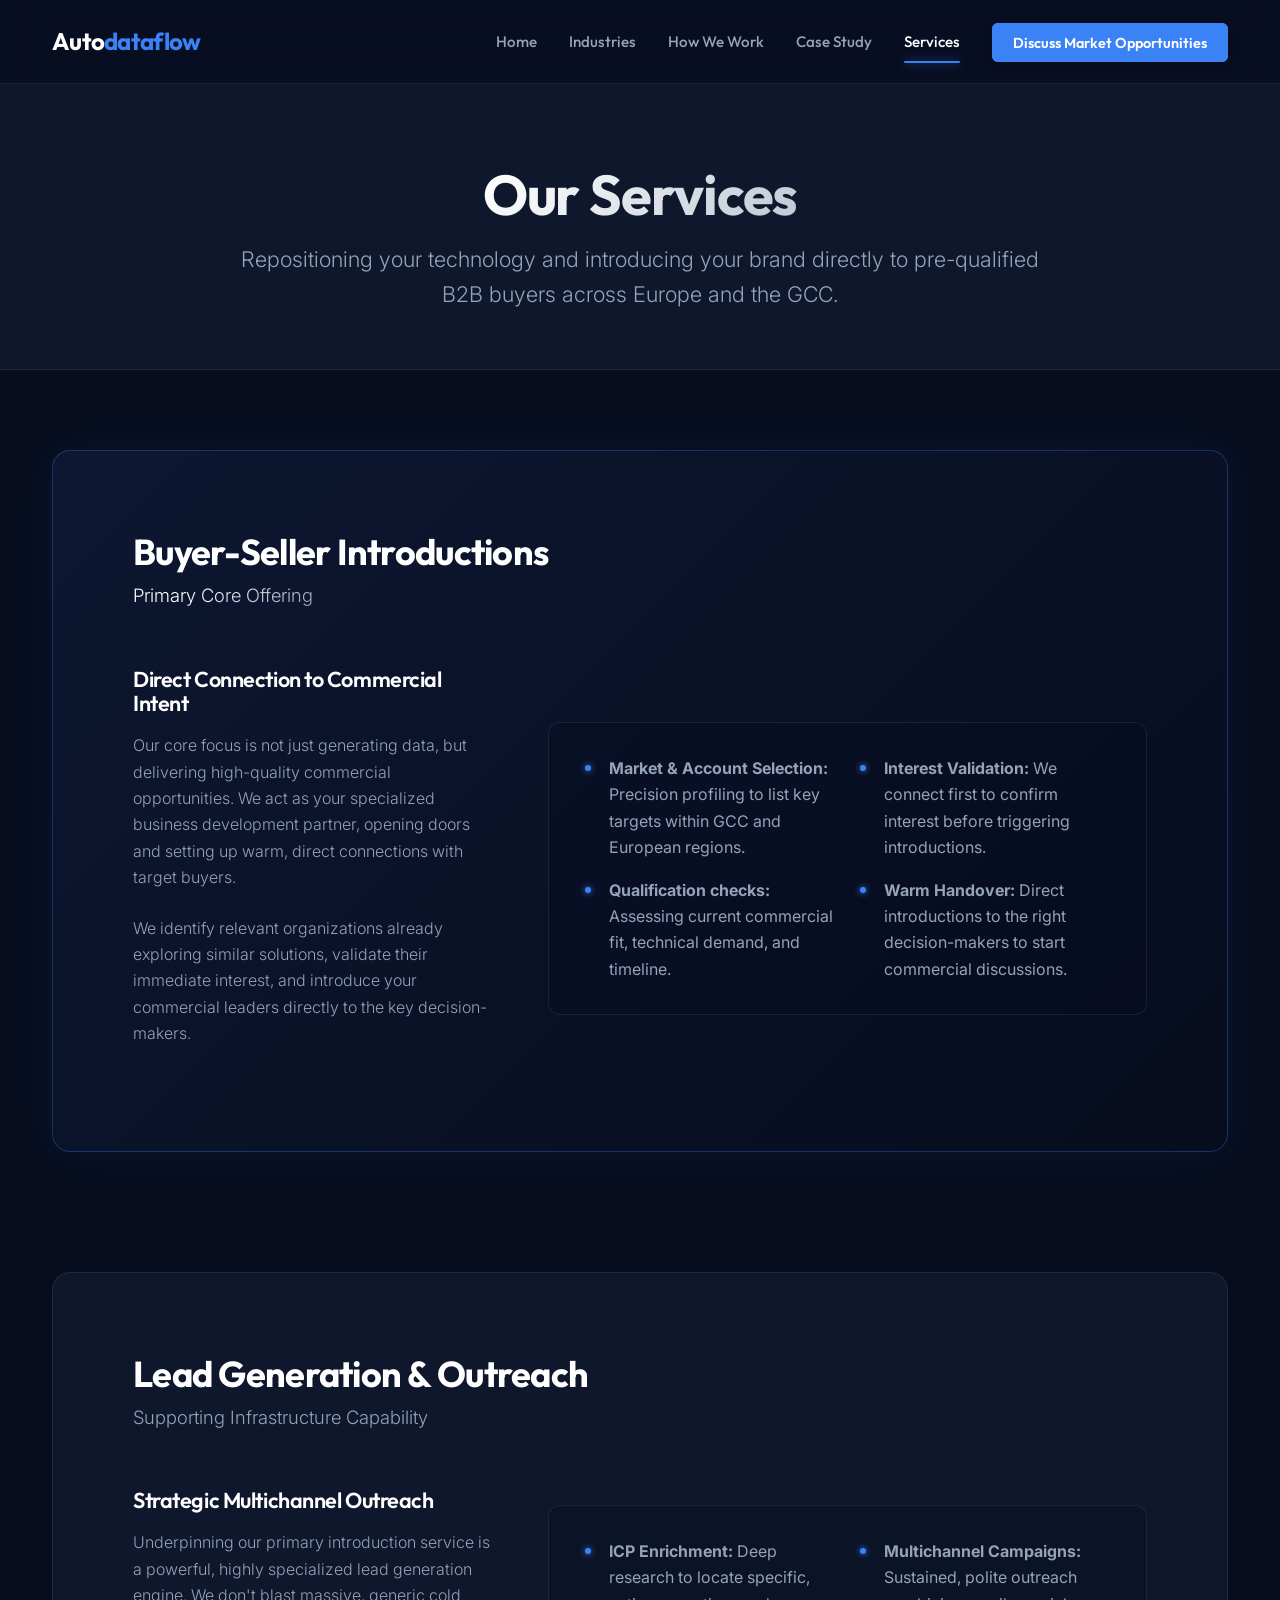
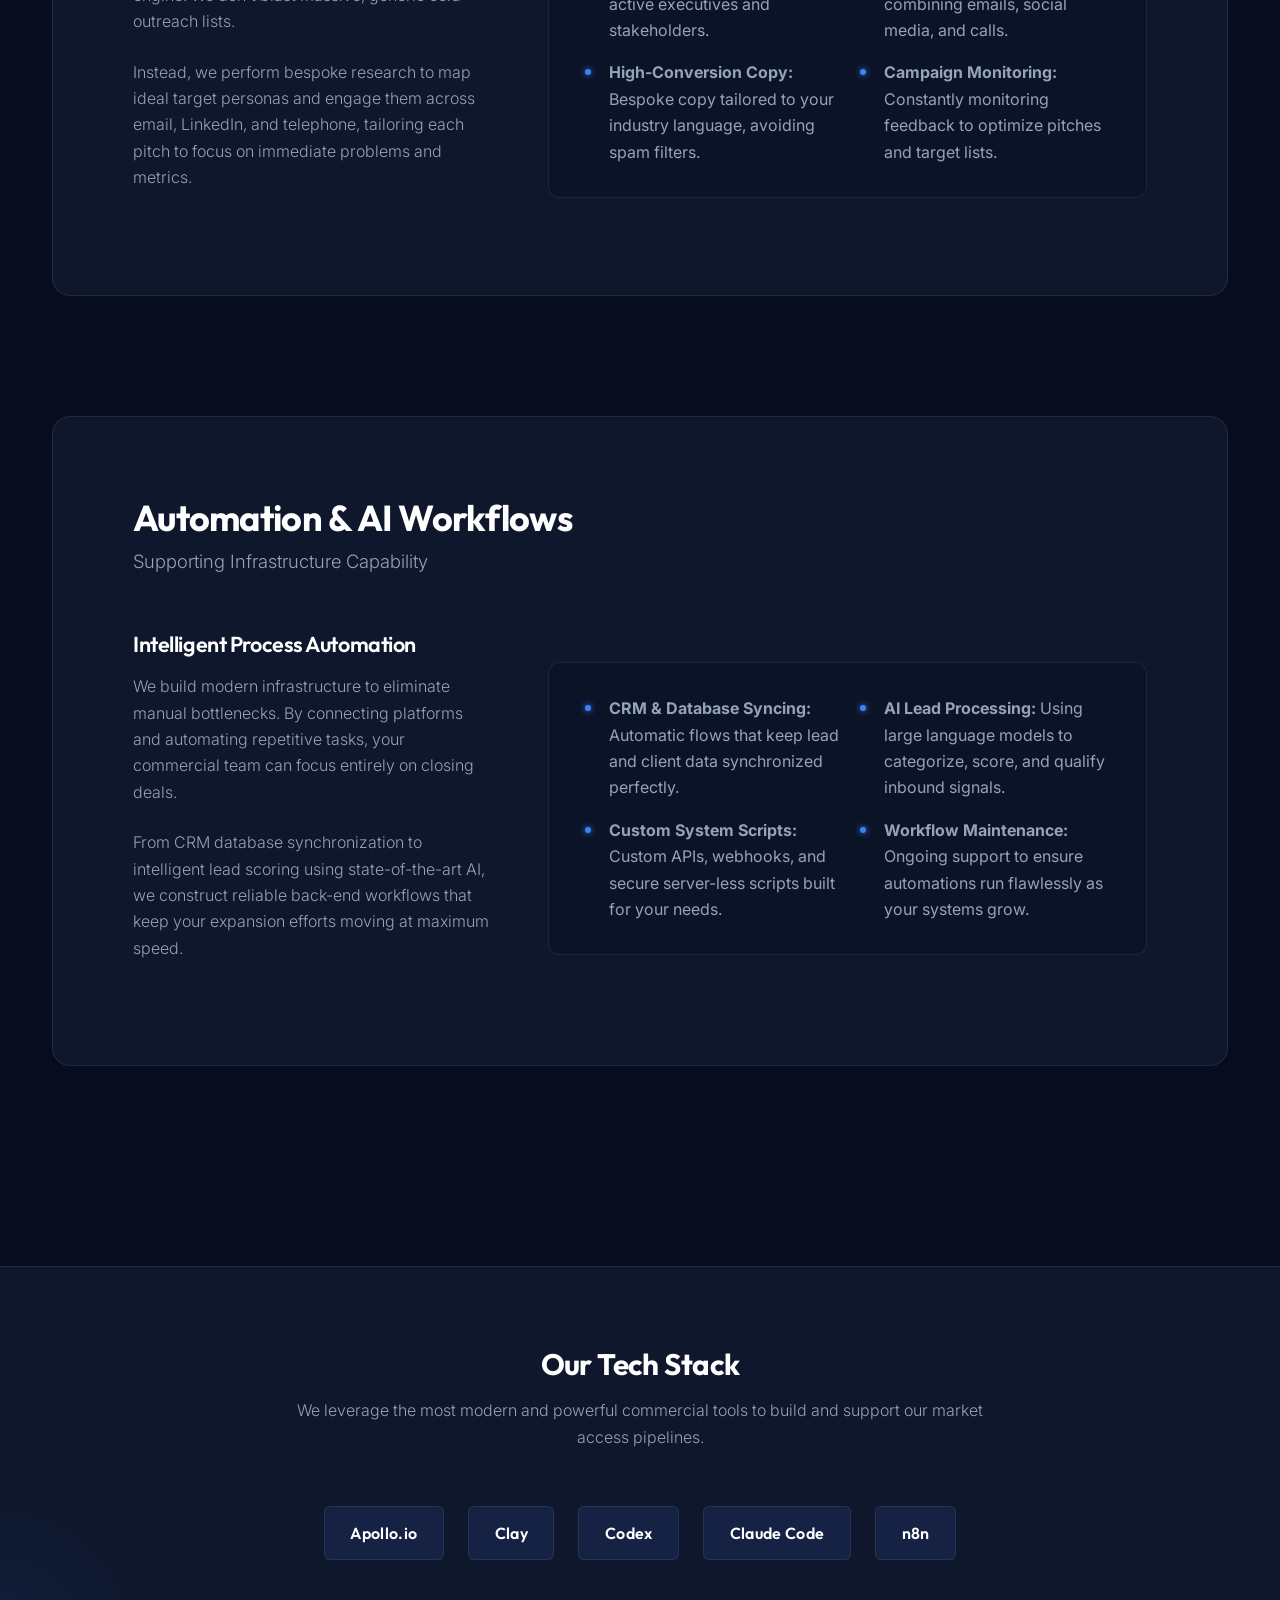
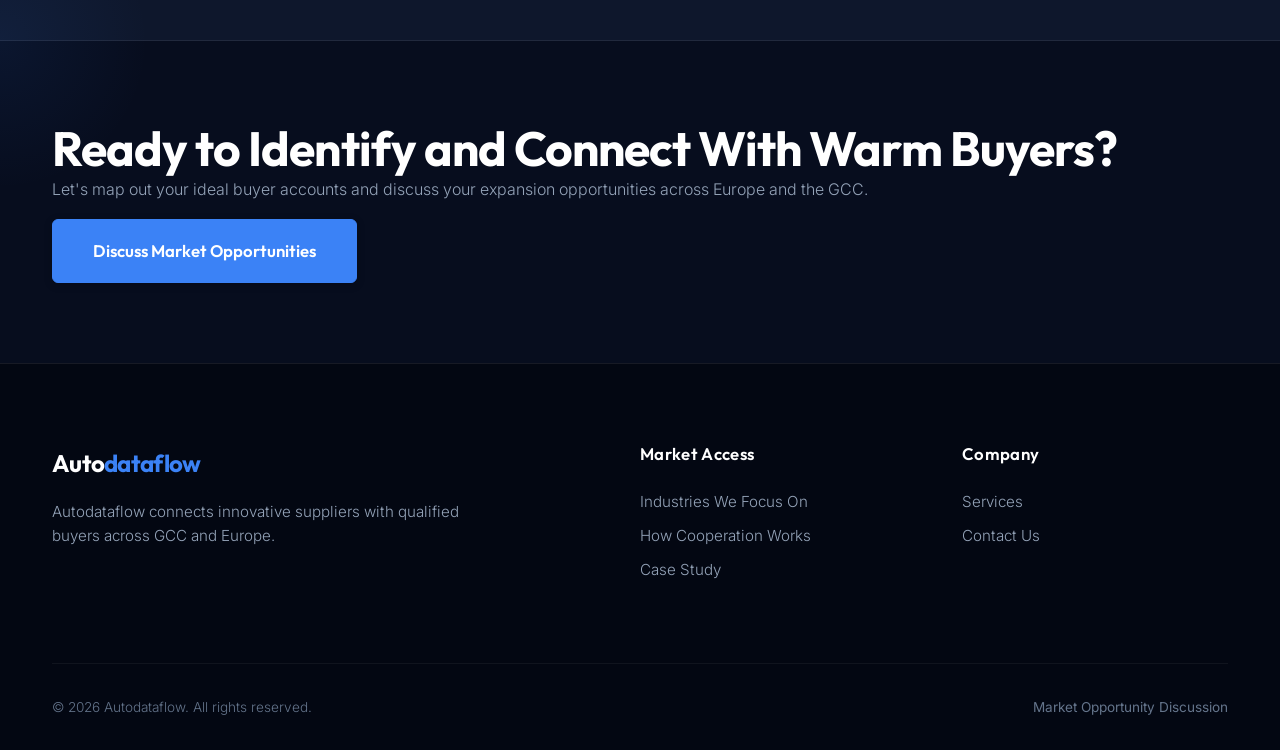
<file: services.html>
<!DOCTYPE html>
<html lang="en">

<head>
    <meta charset="UTF-8">
    <meta name="viewport" content="width=device-width, initial-scale=1.0">
    <title>Services - Autodataflow</title>
    <meta name="description"
        content="Autodataflow helps innovative companies connect with warm qualified buyers across GCC and Europe through market research, outreach, qualification, and direct commercial introductions.">
    <meta property="og:title" content="Services - Autodataflow">
    <meta property="og:description"
        content="Autodataflow helps innovative companies connect with warm qualified buyers across GCC and Europe through market research, outreach, qualification, and direct commercial introductions.">
    <meta property="og:type" content="website">

    <!-- CSS Links -->
    <link rel="stylesheet" href="css/main.css">
    <link rel="stylesheet" href="css/services.css">
</head>

<body class="theme-dark">

    <!-- Navigation Header -->
    <header class="header">
        <div class="container nav">
            <a href="index.html" class="logo" id="headerLogo">
                <span class="logo-text">Auto<span class="logo-accent">dataflow</span></span>
            </a>

            <div class="nav-menu" id="navMenu">
                <ul class="nav-list">
                    <li class="nav-item"><a href="index.html" class="nav-link">Home</a></li>
                    <li class="nav-item"><a href="index.html#industries" class="nav-link">Industries</a></li>
                    <li class="nav-item"><a href="index.html#how-we-work" class="nav-link">How We Work</a></li>
                    <li class="nav-item"><a href="case-study.html" class="nav-link">Case Study</a></li>
                    <li class="nav-item"><a href="services.html" class="nav-link active">Services</a></li>
                    <!-- <li class="nav-item"><a href="about.html" class="nav-link">About</a></li> -->
                    <li class="nav-item"><a href="contact.html" class="btn-primary-nav">Discuss Market Opportunities</a></li>
                </ul>
            </div>

            <div class="nav-toggle" id="navToggle" aria-label="Toggle navigation menu">
                <span></span>
                <span></span>
                <span></span>
            </div>
        </div>
    </header>

    <!-- Services Hero -->
    <section class="services-hero">
        <div class="container">
            <div class="services-hero-content">
                <h1 class="text-gradient fade-in">Our Services</h1>
                <p class="services-hero-subtitle fade-in">
                    Repositioning your technology and introducing your brand directly to pre-qualified B2B buyers across Europe and the GCC.
                </p>
            </div>
        </div>
    </section>

    <!-- Services Detail Section -->
    <section class="section services-container">
        <div class="container">

            <!-- PRIMARY SERVICE: Buyer-Seller Introductions -->
            <div class="service-block primary-block fade-in">
                <div class="service-block-header">
                    <h2>Buyer-Seller Introductions</h2>
                    <span class="service-block-subtitle text-gradient">Primary Core Offering</span>
                </div>
                <div class="service-details-grid">
                    <div class="service-info-col">
                        <h3>Direct Connection to Commercial Intent</h3>
                        <p>
                            Our core focus is not just generating data, but delivering high-quality commercial opportunities. We act as your specialized business development partner, opening doors and setting up warm, direct connections with target buyers.
                        </p>
                        <p>
                            We identify relevant organizations already exploring similar solutions, validate their immediate interest, and introduce your commercial leaders directly to the key decision-makers.
                        </p>
                    </div>
                    <div class="bullets-col">
                        <div class="bullet-item">
                            <strong>Market & Account Selection:</strong> 
                            Precision profiling to list key targets within GCC and European regions.
                        </div>
                        <div class="bullet-item">
                            <strong>Interest Validation:</strong> 
                            We connect first to confirm interest before triggering introductions.
                        </div>
                        <div class="bullet-item">
                            <strong>Qualification checks:</strong> 
                            Assessing current commercial fit, technical demand, and timeline.
                        </div>
                        <div class="bullet-item">
                            <strong>Warm Handover:</strong> 
                            Direct introductions to the right decision-makers to start commercial discussions.
                        </div>
                    </div>
                </div>
            </div>

            <!-- SUPPORTING SERVICE 1: Lead Gen & Outreach -->
            <div class="service-block fade-in">
                <div class="service-block-header">
                    <h2>Lead Generation & Outreach</h2>
                    <span class="service-block-subtitle">Supporting Infrastructure Capability</span>
                </div>
                <div class="service-details-grid">
                    <div class="service-info-col">
                        <h3>Strategic Multichannel Outreach</h3>
                        <p>
                            Underpinning our primary introduction service is a powerful, highly specialized lead generation engine. We don't blast massive, generic cold outreach lists. 
                        </p>
                        <p>
                            Instead, we perform bespoke research to map ideal target personas and engage them across email, LinkedIn, and telephone, tailoring each pitch to focus on immediate problems and metrics.
                        </p>
                    </div>
                    <div class="bullets-col">
                        <div class="bullet-item">
                            <strong>ICP Enrichment:</strong> 
                            Deep research to locate specific, active executives and stakeholders.
                        </div>
                        <div class="bullet-item">
                            <strong>Multichannel Campaigns:</strong> 
                            Sustained, polite outreach combining emails, social media, and calls.
                        </div>
                        <div class="bullet-item">
                            <strong>High-Conversion Copy:</strong> 
                            Bespoke copy tailored to your industry language, avoiding spam filters.
                        </div>
                        <div class="bullet-item">
                            <strong>Campaign Monitoring:</strong> 
                            Constantly monitoring feedback to optimize pitches and target lists.
                        </div>
                    </div>
                </div>
            </div>

            <!-- SUPPORTING SERVICE 2: Automation & AI Workflows -->
            <div class="service-block fade-in">
                <div class="service-block-header">
                    <h2>Automation & AI Workflows</h2>
                    <span class="service-block-subtitle">Supporting Infrastructure Capability</span>
                </div>
                <div class="service-details-grid">
                    <div class="service-info-col">
                        <h3>Intelligent Process Automation</h3>
                        <p>
                            We build modern infrastructure to eliminate manual bottlenecks. By connecting platforms and automating repetitive tasks, your commercial team can focus entirely on closing deals.
                        </p>
                        <p>
                            From CRM database synchronization to intelligent lead scoring using state-of-the-art AI, we construct reliable back-end workflows that keep your expansion efforts moving at maximum speed.
                        </p>
                    </div>
                    <div class="bullets-col">
                        <div class="bullet-item">
                            <strong>CRM & Database Syncing:</strong> 
                            Automatic flows that keep lead and client data synchronized perfectly.
                        </div>
                        <div class="bullet-item">
                            <strong>AI Lead Processing:</strong> 
                            Using large language models to categorize, score, and qualify inbound signals.
                        </div>
                        <div class="bullet-item">
                            <strong>Custom System Scripts:</strong> 
                            Custom APIs, webhooks, and secure server-less scripts built for your needs.
                        </div>
                        <div class="bullet-item">
                            <strong>Workflow Maintenance:</strong> 
                            Ongoing support to ensure automations run flawlessly as your systems grow.
                        </div>
                    </div>
                </div>
            </div>

        </div>
    </section>

    <!-- Tech Integration Stack Section -->
    <section class="section tech-integration">
        <div class="container">
            <div class="tech-integration-header fade-in">
                <h2>Our Tech Stack</h2>
                <p>We leverage the most modern and powerful commercial tools to build and support our market access pipelines.</p>
            </div>
            <div class="tech-badges-grid fade-in">
                <span class="tech-badge-large">Apollo.io</span>
                <span class="tech-badge-large">Clay</span>
                <span class="tech-badge-large">Codex</span>
                <span class="tech-badge-large">Claude Code</span>
                <span class="tech-badge-large">n8n</span>
            </div>
        </div>
    </section>

    <!-- CTA Section -->
    <section class="section cta-banner glow-glow">
        <div class="container">
            <div class="cta-banner-content fade-in">
                <h2>Ready to Identify and Connect With Warm Buyers?</h2>
                <p>Let's map out your ideal buyer accounts and discuss your expansion opportunities across Europe and the GCC.</p>
                <a href="contact.html" class="btn btn-primary btn-large">Discuss Market Opportunities</a>
            </div>
        </div>
    </section>

    <!-- Footer -->
    <footer class="footer">
        <div class="container">
            <div class="footer-content">
                <div class="footer-brand">
                    <a href="index.html" class="logo" style="margin-bottom: 1rem;">
                        <span class="logo-text">Auto<span class="logo-accent">dataflow</span></span>
                    </a>
                    <p>Autodataflow connects innovative suppliers with qualified buyers across GCC and Europe.</p>
                </div>

                <div class="footer-column">
                    <h4>Market Access</h4>
                    <ul>
                        <li><a href="index.html#industries">Industries We Focus On</a></li>
                        <li><a href="index.html#how-we-work">How Cooperation Works</a></li>
                        <li><a href="case-study.html">Case Study</a></li>
                    </ul>
                </div>

                <div class="footer-column">
                    <h4>Company</h4>
                    <ul>
                        <!-- <li><a href="about.html">About Us</a></li> -->
                        <li><a href="services.html">Services</a></li>
                        <li><a href="contact.html">Contact Us</a></li>
                    </ul>
                </div>
            </div>

            <div class="footer-bottom">
                <p>&copy; 2026 Autodataflow. All rights reserved.</p>
                <div class="footer-bottom-links">
                    <a href="contact.html">Market Opportunity Discussion</a>
                </div>
            </div>
        </div>
    </footer>

    <!-- Scripts -->
    <script src="js/main.js"></script>
</body>

</html>
</file>
<file: css/main.css>
/* ==========================================================================
   AUTODATAFLOW - GLOBAL PREMIUM STYLESHEET
   ========================================================================== */

@import url('https://fonts.googleapis.com/css2?family=Outfit:wght@300;400;500;600;700&family=Inter:wght@300;400;500;600&display=swap');

:root {
    /* Color Palette */
    --color-primary: #3B82F6;          /* Premium Electric Blue */
    --color-primary-hover: #2563EB;    /* Royal Blue hover */
    --color-primary-glow: rgba(59, 130, 246, 0.15);
    
    /* Dark Theme (Core Corporate Identity) */
    --color-bg-dark: #070D1E;          /* Deep Market-Access Navy */
    --color-bg-dark-surface: #0E172C;  /* Dark Slate Navy */
    --color-bg-dark-card: #152244;     /* Polished Graphite Navy */
    --color-border-dark: rgba(255, 255, 255, 0.08);
    --color-border-dark-hover: rgba(59, 130, 246, 0.3);
    --color-text-dark: #FFFFFF;
    --color-text-dark-muted: #94A3B8;   /* Cool Slate Gray */
    --color-text-dark-subtle: #64748B;
    
    /* Light Theme (Contrast Sections/Pages) */
    --color-bg-light: #F8FAFC;         /* Soft Off-white */
    --color-bg-light-surface: #FFFFFF;
    --color-bg-light-card: #FFFFFF;
    --color-border-light: #E2E8F0;
    --color-border-light-hover: rgba(59, 130, 246, 0.2);
    --color-text-light: #0F172A;       /* Deep Slate Charcoal */
    --color-text-light-muted: #475569;  /* Soft Slate Charcoal */
    --color-text-light-subtle: #64748B;

    /* Default active theme values (overwritten in dark-theme class or sections) */
    --color-bg: var(--color-bg-dark);
    --color-bg-surface: var(--color-bg-dark-surface);
    --color-bg-card: var(--color-bg-dark-card);
    --color-border: var(--color-border-dark);
    --color-border-hover: var(--color-border-dark-hover);
    --color-text: var(--color-text-dark);
    --color-text-muted: var(--color-text-dark-muted);
    --color-text-subtle: var(--color-text-dark-subtle);

    /* Fonts */
    --font-heading: 'Outfit', sans-serif;
    --font-body: 'Inter', sans-serif;

    /* Spacing & Layout */
    --spacing-xs: 0.5rem;
    --spacing-sm: 1rem;
    --spacing-md: 1.5rem;
    --spacing-lg: 2rem;
    --spacing-xl: 3.5rem;
    --spacing-2xl: 5rem;
    --spacing-3xl: 7.5rem;
    --max-width: 1240px;
    --header-height: 84px;

    /* Shadows & Effects */
    --shadow-sm: 0 2px 8px rgba(0, 0, 0, 0.2);
    --shadow-md: 0 8px 24px rgba(0, 0, 0, 0.3);
    --shadow-lg: 0 16px 48px rgba(0, 0, 0, 0.4);
    --shadow-glow: 0 0 30px var(--color-primary-glow);
    --radius-sm: 6px;
    --radius-md: 12px;
    --radius-lg: 18px;
    --transition: 0.3s cubic-bezier(0.25, 0.8, 0.25, 1);
}

/* ==========================================================================
   RESET & BASE STYLES
   ========================================================================== */

* {
    margin: 0;
    padding: 0;
    box-sizing: border-box;
}

html {
    scroll-behavior: smooth;
    scroll-padding-top: var(--header-height);
}

body {
    font-family: var(--font-body);
    font-size: 16px;
    line-height: 1.65;
    color: var(--color-text-dark);
    background-color: var(--color-bg-dark);
    -webkit-font-smoothing: antialiased;
    -moz-osx-font-smoothing: grayscale;
    overflow-x: hidden;
}

/* Section Specific Theme Overrides */
.theme-light {
    --color-bg: var(--color-bg-light);
    --color-bg-surface: var(--color-bg-light-surface);
    --color-bg-card: var(--color-bg-light-card);
    --color-border: var(--color-border-light);
    --color-border-hover: var(--color-border-light-hover);
    --color-text: var(--color-text-light);
    --color-text-muted: var(--color-text-light-muted);
    --color-text-subtle: var(--color-text-light-subtle);
    background-color: var(--color-bg);
    color: var(--color-text);
}

.theme-dark {
    --color-bg: var(--color-bg-dark);
    --color-bg-surface: var(--color-bg-dark-surface);
    --color-bg-card: var(--color-bg-dark-card);
    --color-border: var(--color-border-dark);
    --color-border-hover: var(--color-border-dark-hover);
    --color-text: var(--color-text-dark);
    --color-text-muted: var(--color-text-dark-muted);
    --color-text-subtle: var(--color-text-dark-subtle);
    background-color: var(--color-bg);
    color: var(--color-text);
}

img {
    max-width: 100%;
    height: auto;
    display: block;
}

a {
    text-decoration: none;
    color: inherit;
    transition: all var(--transition);
}

ul {
    list-style: none;
}

/* ==========================================================================
   TYPOGRAPHY
   ========================================================================== */

h1, h2, h3, h4, h5, h6 {
    font-family: var(--font-heading);
    font-weight: 600;
    line-height: 1.15;
    color: currentColor;
    letter-spacing: -0.02em;
}

h1 {
    font-size: clamp(2.5rem, 5.5vw, 4.25rem);
    font-weight: 700;
    line-height: 1.1;
}

h2 {
    font-size: clamp(2rem, 4vw, 3rem);
    font-weight: 700;
}

h3 {
    font-size: clamp(1.4rem, 2.5vw, 1.85rem);
    font-weight: 600;
}

h4 {
    font-size: 1.25rem;
    font-weight: 600;
}

p {
    margin-bottom: var(--spacing-sm);
    color: var(--color-text-muted);
    font-weight: 300;
}

.text-accent {
    color: var(--color-primary);
    background: linear-gradient(135deg, #60A5FA 0%, #3B82F6 100%);
    -webkit-background-clip: text;
    -webkit-text-fill-color: transparent;
}

.text-gradient {
    background: linear-gradient(135deg, #FFFFFF 30%, #94A3B8 100%);
    -webkit-background-clip: text;
    -webkit-text-fill-color: transparent;
}

.theme-light .text-gradient {
    background: linear-gradient(135deg, #0F172A 30%, #475569 100%);
    -webkit-background-clip: text;
    -webkit-text-fill-color: transparent;
}

/* ==========================================================================
   LAYOUT CONTAINERS
   ========================================================================== */

.container {
    max-width: var(--max-width);
    margin: 0 auto;
    padding: 0 var(--spacing-lg);
}

@media (max-width: 480px) {
    .container {
        padding: 0 var(--spacing-sm);
    }
}

.section {
    padding: var(--spacing-2xl) 0;
    position: relative;
}

.section-header {
    text-align: center;
    max-width: 750px;
    margin: 0 auto var(--spacing-xl) auto;
}

.section-title {
    margin-bottom: var(--spacing-sm);
}

.section-subtitle {
    font-size: clamp(1.125rem, 2vw, 1.35rem);
    line-height: 1.5;
    color: var(--color-text-muted);
    font-weight: 300;
}

.section-cta {
    text-align: center;
    margin-top: var(--spacing-xl);
}

/* ==========================================================================
   HEADER & PREMIUM GLASS NAVIGATION
   ========================================================================== */

.header {
    position: fixed;
    top: 0;
    left: 0;
    width: 100%;
    height: var(--header-height);
    background-color: rgba(7, 13, 30, 0.75);
    backdrop-filter: blur(16px);
    -webkit-backdrop-filter: blur(16px);
    border-bottom: 1px solid var(--color-border-dark);
    z-index: 1000;
    transition: background-color var(--transition), border-color var(--transition);
}

.theme-light-nav {
    background-color: rgba(248, 250, 252, 0.8) !important;
    border-bottom: 1px solid var(--color-border-light) !important;
}

.nav {
    display: flex;
    align-items: center;
    justify-content: space-between;
    height: 100%;
}

.logo {
    display: flex;
    align-items: center;
    font-family: var(--font-heading);
    font-size: 1.5rem;
    font-weight: 700;
    letter-spacing: -0.03em;
}

.logo-text {
    color: var(--color-text-dark);
}

.theme-light-nav .logo-text {
    color: var(--color-text-light);
}

.logo-accent {
    color: var(--color-primary);
}

.nav-list {
    display: flex;
    align-items: center;
    gap: var(--spacing-lg);
}

.nav-link {
    font-family: var(--font-heading);
    font-weight: 500;
    font-size: 0.95rem;
    color: var(--color-text-dark-muted);
    transition: color var(--transition);
    padding: var(--spacing-xs) 0;
    position: relative;
}

.theme-light-nav .nav-link {
    color: var(--color-text-light-muted);
}

.nav-link:hover,
.theme-light-nav .nav-link:hover {
    color: var(--color-primary);
}

.nav-link.active {
    color: #FFFFFF;
}

.theme-light-nav .nav-link.active {
    color: var(--color-text-light);
}

.nav-link.active::after {
    content: '';
    position: absolute;
    bottom: -4px;
    left: 0;
    right: 0;
    height: 2px;
    background-color: var(--color-primary);
    border-radius: 2px;
    box-shadow: 0 0 10px rgba(59, 130, 246, 0.6);
}

/* Navigation CTA Button */
.btn-primary-nav {
    background-color: var(--color-primary);
    color: #FFFFFF !important;
    padding: 0.6rem 1.25rem;
    border-radius: var(--radius-sm);
    font-family: var(--font-heading);
    font-weight: 600;
    font-size: 0.9rem;
    border: 1px solid var(--color-primary);
    transition: all var(--transition);
    box-shadow: var(--shadow-sm);
}

.btn-primary-nav:hover {
    background-color: var(--color-primary-hover);
    border-color: var(--color-primary-hover);
    box-shadow: 0 0 15px rgba(59, 130, 246, 0.4);
    transform: translateY(-1px);
}

/* Mobile Hamburger Menu */
.nav-toggle {
    display: none;
    flex-direction: column;
    justify-content: space-between;
    width: 24px;
    height: 18px;
    cursor: pointer;
    z-index: 1010;
}

.nav-toggle span {
    display: block;
    width: 100%;
    height: 2px;
    background-color: var(--color-text-dark);
    border-radius: 2px;
    transition: transform var(--transition), opacity var(--transition), background-color var(--transition);
}

.theme-light-nav .nav-toggle span {
    background-color: var(--color-text-light);
}

/* Hamburger Active Animation */
.nav-toggle.active span:nth-child(1) {
    transform: translateY(8px) rotate(45deg);
}

.nav-toggle.active span:nth-child(2) {
    opacity: 0;
}

.nav-toggle.active span:nth-child(3) {
    transform: translateY(-8px) rotate(-45deg);
}

/* ==========================================================================
   BUTTONS
   ========================================================================== */

.btn {
    display: inline-flex;
    align-items: center;
    justify-content: center;
    padding: 0.9rem 2rem;
    font-family: var(--font-heading);
    font-weight: 600;
    font-size: 1rem;
    border-radius: var(--radius-sm);
    cursor: pointer;
    transition: all var(--transition);
    border: 1.5px solid transparent;
    text-align: center;
    gap: 0.5rem;
}

.btn-primary {
    background-color: var(--color-primary);
    color: #FFFFFF;
    border-color: var(--color-primary);
    box-shadow: var(--shadow-sm);
}

.btn-primary:hover {
    background-color: var(--color-primary-hover);
    border-color: var(--color-primary-hover);
    transform: translateY(-2px);
    box-shadow: 0 4px 18px rgba(59, 130, 246, 0.4);
}

.btn-secondary {
    background-color: transparent;
    color: #FFFFFF;
    border-color: var(--color-border-dark);
}

.theme-light .btn-secondary {
    color: var(--color-text-light);
    border-color: var(--color-border-light);
}

.btn-secondary:hover {
    background-color: rgba(255, 255, 255, 0.05);
    border-color: #FFFFFF;
    transform: translateY(-2px);
}

.theme-light .btn-secondary:hover {
    background-color: rgba(15, 23, 42, 0.04);
    border-color: var(--color-text-light);
}

.btn-large {
    padding: 1.1rem 2.5rem;
    font-size: 1.05rem;
    border-radius: var(--radius-sm);
}

/* ==========================================================================
   CARDS & SURFACES
   ========================================================================== */

.card {
    background-color: var(--color-bg-card);
    border: 1px solid var(--color-border);
    border-radius: var(--radius-md);
    padding: var(--spacing-lg);
    transition: all var(--transition);
    position: relative;
    overflow: hidden;
}

.card:hover {
    border-color: var(--color-border-hover);
    transform: translateY(-6px);
    box-shadow: var(--shadow-md), var(--shadow-glow);
}

/* ==========================================================================
   FOOTER (Corporate & Clean)
   ========================================================================== */

.footer {
    background-color: #030712;
    color: var(--color-text-dark);
    padding: var(--spacing-2xl) 0 var(--spacing-lg) 0;
    border-top: 1px solid var(--color-border-dark);
}

.footer-content {
    display: grid;
    grid-template-columns: 2fr 1fr 1fr;
    gap: var(--spacing-xl);
    margin-bottom: var(--spacing-2xl);
}

.footer-brand {
    max-width: 420px;
}

.footer-brand p {
    color: var(--color-text-dark-muted);
    margin-top: var(--spacing-sm);
    font-weight: 300;
    font-size: 0.95rem;
    line-height: 1.6;
}

.footer-column h4 {
    color: #FFFFFF;
    margin-bottom: var(--spacing-md);
    font-size: 1.05rem;
    font-weight: 600;
    letter-spacing: 0.02em;
}

.footer-column ul {
    display: flex;
    flex-direction: column;
    gap: var(--spacing-xs);
}

.footer-column ul li a {
    color: var(--color-text-dark-muted);
    font-size: 0.95rem;
    font-weight: 300;
    transition: color var(--transition);
}

.footer-column ul li a:hover {
    color: var(--color-primary);
}

.footer-bottom {
    border-top: 1px solid rgba(255, 255, 255, 0.05);
    padding-top: var(--spacing-lg);
    display: flex;
    justify-content: space-between;
    align-items: center;
    flex-wrap: wrap;
    gap: var(--spacing-sm);
}

.footer-bottom p {
    color: var(--color-text-dark-subtle);
    font-size: 0.85rem;
    margin-bottom: 0;
}

.footer-bottom-links {
    display: flex;
    gap: var(--spacing-md);
}

.footer-bottom-links a {
    color: var(--color-text-dark-subtle);
    font-size: 0.85rem;
}

.footer-bottom-links a:hover {
    color: var(--color-primary);
}

/* ==========================================================================
   MICRO-ANIMATIONS & UTILITIES
   ========================================================================== */

.fade-in {
    opacity: 0;
    transform: translateY(24px);
    transition: opacity 0.8s cubic-bezier(0.25, 1, 0.5, 1), transform 0.8s cubic-bezier(0.25, 1, 0.5, 1);
}

.fade-in.animated {
    opacity: 1;
    transform: translateY(0);
}

.glow-glow {
    position: relative;
}

.glow-glow::before {
    content: '';
    position: absolute;
    width: 300px;
    height: 300px;
    background: radial-gradient(circle, rgba(59, 130, 246, 0.08) 0%, rgba(59, 130, 246, 0) 70%);
    top: -150px;
    left: -150px;
    pointer-events: none;
    z-index: 0;
}

/* Custom Scrollbar */
::-webkit-scrollbar {
    width: 8px;
}

::-webkit-scrollbar-track {
    background: var(--color-bg-dark);
}

::-webkit-scrollbar-thumb {
    background: #1F2937;
    border-radius: 4px;
}

::-webkit-scrollbar-thumb:hover {
    background: var(--color-primary);
}

/* ==========================================================================
   RESPONSIVE STYLES (TABLET & MOBILE)
   ========================================================================== */

@media (max-width: 1024px) {
    :root {
        --spacing-xl: 2.5rem;
        --spacing-2xl: 4rem;
        --spacing-3xl: 5.5rem;
    }

    .footer-content {
        grid-template-columns: 1.5fr 1fr;
    }

    .footer-brand {
        grid-column: span 2;
    }
}

@media (max-width: 768px) {
    :root {
        --header-height: 76px;
    }

    /* Navigation */
    .nav-menu {
        position: fixed;
        top: var(--header-height);
        left: -100%;
        width: 100%;
        height: calc(100vh - var(--header-height));
        background-color: #070D1E;
        transition: left 0.4s cubic-bezier(0.77, 0.2, 0.05, 1);
        z-index: 1000;
        border-top: 1px solid var(--color-border-dark);
        padding: var(--spacing-xl) var(--spacing-lg);
    }

    .theme-light-nav .nav-menu {
        background-color: #F8FAFC;
        border-top: 1px solid var(--color-border-light);
    }

    .nav-menu.active {
        left: 0;
    }

    .nav-list {
        flex-direction: column;
        align-items: center;
        gap: var(--spacing-lg);
    }

    .nav-link {
        font-size: 1.15rem;
    }

    .nav-link.active::after {
        bottom: -2px;
    }

    .btn-primary-nav {
        width: 100%;
        max-width: 280px;
        text-align: center;
        margin-top: var(--spacing-md);
    }

    .nav-toggle {
        display: flex;
    }

    /* Footer */
    .footer-content {
        grid-template-columns: 1fr;
        gap: var(--spacing-lg);
    }

    .footer-brand {
        grid-column: span 1;
    }

    .footer-bottom {
        flex-direction: column;
        text-align: center;
    }
}
</file>
<file: css/home.css>
/* ==========================================================================
   AUTODATAFLOW - HOME PAGE SPECIFIC STYLES
   ========================================================================== */

/* --------------------------------------------------------------------------
   HERO SECTION
   -------------------------------------------------------------------------- */

.hero {
    position: relative;
    padding: calc(var(--header-height) + var(--spacing-3xl)) 0 var(--spacing-3xl) 0;
    background-color: var(--color-bg-dark);
    overflow: hidden;
    display: flex;
    align-items: center;
    min-height: 90vh;
}

.hero-grid-bg {
    position: absolute;
    inset: 0;
    opacity: 0.25;
    background-image: 
        radial-gradient(circle at 20% 30%, rgba(59, 130, 246, 0.15) 0%, transparent 40%),
        radial-gradient(circle at 80% 70%, rgba(37, 99, 235, 0.1) 0%, transparent 50%),
        linear-gradient(rgba(255, 255, 255, 0.02) 1px, transparent 1px),
        linear-gradient(90deg, rgba(255, 255, 255, 0.02) 1px, transparent 1px);
    background-size: 100% 100%, 100% 100%, 40px 40px, 40px 40px;
    z-index: 1;
}

.hero .container {
    position: relative;
    z-index: 2;
}

.hero-content {
    max-width: 920px;
    margin: 0 auto;
    text-align: center;
}

.hero-title {
    margin-bottom: var(--spacing-md);
    letter-spacing: -0.03em;
}

.hero-subtitle {
    font-size: clamp(1.15rem, 2.5vw, 1.45rem);
    line-height: 1.55;
    color: var(--color-text-dark-muted);
    margin-bottom: var(--spacing-xl);
    font-weight: 300;
    max-width: 800px;
    margin-left: auto;
    margin-right: auto;
}

.hero-cta {
    display: flex;
    gap: var(--spacing-md);
    justify-content: center;
    align-items: center;
    flex-wrap: wrap;
    margin-bottom: var(--spacing-xl);
}

.hero-trust-line {
    font-size: 0.9rem;
    color: var(--color-text-dark-subtle);
    font-weight: 400;
    letter-spacing: 0.03em;
    text-transform: uppercase;
}

/* Connection Map Visual */
.hero-visual {
    margin-top: var(--spacing-2xl);
    display: flex;
    justify-content: center;
    align-items: center;
}

.connection-map-svg {
    width: 100%;
    max-width: 720px;
    height: auto;
    filter: drop-shadow(0 0 25px rgba(59, 130, 246, 0.2));
}

/* --------------------------------------------------------------------------
   NOT GENERIC LEADS SECTION (Warm Commercial Opportunities)
   -------------------------------------------------------------------------- */

.warm-opps {
    background-color: var(--color-bg-dark-surface);
    border-top: 1px solid var(--color-border-dark);
    border-bottom: 1px solid var(--color-border-dark);
}

.warm-opps-grid {
    display: grid;
    grid-template-columns: repeat(auto-fit, minmax(260px, 1fr));
    gap: var(--spacing-md);
}

.opp-card {
    background-color: var(--color-bg-dark-card);
    border: 1px solid var(--color-border-dark);
    border-radius: var(--radius-md);
    padding: var(--spacing-lg);
    transition: all var(--transition);
}

.opp-card:hover {
    transform: translateY(-5px);
    border-color: var(--color-border-dark-hover);
    box-shadow: var(--shadow-md), var(--shadow-glow);
}

.opp-num {
    font-family: var(--font-heading);
    font-size: 2rem;
    font-weight: 700;
    color: rgba(59, 130, 246, 0.2);
    margin-bottom: var(--spacing-sm);
    line-height: 1;
}

.opp-card:hover .opp-num {
    color: var(--color-primary);
}

.opp-card h3 {
    font-size: 1.25rem;
    margin-bottom: var(--spacing-sm);
    color: #FFFFFF;
}

.opp-card p {
    font-size: 0.95rem;
    line-height: 1.6;
    margin-bottom: 0;
    color: var(--color-text-dark-muted);
}

/* --------------------------------------------------------------------------
   INDUSTRIES SECTION
   -------------------------------------------------------------------------- */

.industries {
    background-color: var(--color-bg-dark);
}

.industries-grid {
    display: grid;
    grid-template-columns: repeat(6, 1fr);
    gap: var(--spacing-md);
}

.industry-card {
    grid-column: span 2;
    background-color: var(--color-bg-dark-card);
    border: 1px solid var(--color-border-dark);
    border-radius: var(--radius-md);
    padding: var(--spacing-lg);
    transition: all var(--transition);
    display: flex;
    flex-direction: column;
}

/* Grid span overrides for clean aesthetic (5 cards total, we span 3 cards at span 2, and 2 cards at span 3 at bottom) */
.industry-card:nth-child(4),
.industry-card:nth-child(5) {
    grid-column: span 3;
}

.industry-card:hover {
    transform: translateY(-6px);
    border-color: var(--color-border-dark-hover);
    box-shadow: var(--shadow-md), var(--shadow-glow);
}

.industry-icon {
    font-size: 2.2rem;
    margin-bottom: var(--spacing-md);
    background: linear-gradient(135deg, rgba(59, 130, 246, 0.15) 0%, rgba(37, 99, 235, 0.05) 100%);
    width: 60px;
    height: 60px;
    display: flex;
    align-items: center;
    justify-content: center;
    border-radius: var(--radius-sm);
    color: var(--color-primary);
    border: 1px solid rgba(255, 255, 255, 0.03);
}

.industry-card h3 {
    font-size: 1.35rem;
    margin-bottom: var(--spacing-xs);
    color: #FFFFFF;
}

.industry-card p {
    font-size: 0.95rem;
    color: var(--color-text-dark-muted);
    margin-bottom: 0;
}

/* --------------------------------------------------------------------------
   REGIONS SECTION
   -------------------------------------------------------------------------- */

.regions {
    background-color: var(--color-bg-dark-surface);
    border-top: 1px solid var(--color-border-dark);
}

.regions-grid {
    display: grid;
    grid-template-columns: repeat(2, 1fr);
    gap: var(--spacing-lg);
}

.region-card {
    background-color: var(--color-bg-dark-card);
    border: 1px solid var(--color-border-dark);
    border-radius: var(--radius-md);
    padding: var(--spacing-xl);
    position: relative;
    overflow: hidden;
}

.region-card::after {
    content: '';
    position: absolute;
    bottom: -100px;
    right: -100px;
    width: 250px;
    height: 250px;
    background: radial-gradient(circle, rgba(59, 130, 246, 0.05) 0%, transparent 70%);
    pointer-events: none;
}

.region-card h3 {
    font-size: 1.75rem;
    margin-bottom: var(--spacing-sm);
    color: #FFFFFF;
}

.region-scope {
    font-size: 1.05rem;
    color: var(--color-primary);
    font-family: var(--font-heading);
    font-weight: 500;
    margin-bottom: var(--spacing-md);
}

.region-card p {
    font-size: 1rem;
    color: var(--color-text-dark-muted);
    margin-bottom: 0;
}

/* --------------------------------------------------------------------------
   SERVICES SECTION (Home summary)
   -------------------------------------------------------------------------- */

.services {
    background-color: var(--color-bg-dark);
}

.home-services-grid {
    display: grid;
    grid-template-columns: 1fr;
    gap: var(--spacing-lg);
}

.home-service-item {
    display: grid;
    grid-template-columns: 1.2fr 2fr;
    gap: var(--spacing-xl);
    background-color: var(--color-bg-dark-surface);
    border: 1px solid var(--color-border-dark);
    border-radius: var(--radius-lg);
    padding: var(--spacing-xl);
    align-items: center;
    transition: all var(--transition);
}

.home-service-item.primary-service {
    border-color: rgba(59, 130, 246, 0.25);
    background: linear-gradient(135deg, rgba(21, 34, 68, 0.4) 0%, rgba(7, 13, 30, 0.4) 100%);
    box-shadow: 0 0 40px rgba(59, 130, 246, 0.05);
}

.home-service-item:hover {
    border-color: var(--color-border-dark-hover);
    transform: translateY(-4px);
}

.home-service-info h3 {
    font-size: 1.85rem;
    margin-bottom: var(--spacing-sm);
    color: #FFFFFF;
}

.home-service-tag {
    display: inline-block;
    padding: 0.35rem 0.85rem;
    background-color: rgba(59, 130, 246, 0.15);
    color: var(--color-primary);
    font-size: 0.75rem;
    text-transform: uppercase;
    font-weight: 600;
    letter-spacing: 0.05em;
    border-radius: 4px;
    margin-bottom: var(--spacing-sm);
}

.home-service-item.primary-service .home-service-tag {
    background-color: var(--color-primary);
    color: #FFFFFF;
    box-shadow: 0 0 10px rgba(59, 130, 246, 0.4);
}

.home-service-info p {
    font-size: 1.05rem;
    color: var(--color-text-dark-muted);
    margin-bottom: var(--spacing-md);
}

.home-service-bullets {
    display: grid;
    grid-template-columns: repeat(2, 1fr);
    gap: var(--spacing-sm);
}

.home-service-bullets li {
    position: relative;
    padding-left: 24px;
    color: var(--color-text-dark-muted);
    font-size: 0.95rem;
}

.home-service-bullets li::before {
    content: '';
    position: absolute;
    left: 0;
    top: 8px;
    width: 6px;
    height: 6px;
    background-color: var(--color-primary);
    border-radius: 50%;
    box-shadow: 0 0 6px var(--color-primary);
}

/* --------------------------------------------------------------------------
   HOW WE WORK SECTION
   -------------------------------------------------------------------------- */

.how-we-work {
    background-color: var(--color-bg-dark-surface);
}

.timeline {
    display: grid;
    grid-template-columns: repeat(3, 1fr);
    gap: var(--spacing-lg);
    margin-bottom: var(--spacing-3xl);
}

.timeline-step {
    background-color: var(--color-bg-dark-card);
    border: 1px solid var(--color-border-dark);
    padding: var(--spacing-xl) var(--spacing-lg);
    border-radius: var(--radius-md);
    position: relative;
}

.timeline-step::before {
    content: '';
    position: absolute;
    top: 0;
    left: 0;
    width: 4px;
    height: 0;
    background-color: var(--color-primary);
    transition: height var(--transition);
    border-radius: 4px 0 0 4px;
}

.timeline-step:hover::before {
    height: 100%;
}

.step-num {
    font-family: var(--font-heading);
    font-size: 1rem;
    font-weight: 700;
    color: var(--color-primary);
    letter-spacing: 0.05em;
    margin-bottom: var(--spacing-sm);
}

.timeline-step h3 {
    font-size: 1.35rem;
    margin-bottom: var(--spacing-sm);
    color: #FFFFFF;
}

.timeline-step p {
    font-size: 0.95rem;
    color: var(--color-text-dark-muted);
    margin-bottom: 0;
}

/* Flow diagram visual style */
.flow-diagram-container {
    background-color: rgba(7, 13, 30, 0.4);
    border: 1px solid var(--color-border-dark);
    padding: var(--spacing-xl) var(--spacing-lg);
    border-radius: var(--radius-lg);
    text-align: center;
}

.flow-diagram-title {
    font-size: 1.15rem;
    color: #FFFFFF;
    margin-bottom: var(--spacing-xl);
    font-weight: 500;
    letter-spacing: 0.02em;
}

.flow-diagram-svg {
    width: 100%;
    max-width: 1000px;
    height: auto;
}

/* --------------------------------------------------------------------------
   CASE STUDY PREVIEW
   -------------------------------------------------------------------------- */

.case-preview {
    background-color: var(--color-bg-dark);
}

.case-teaser {
    display: grid;
    grid-template-columns: 1fr 1fr;
    gap: var(--spacing-2xl);
    background-color: var(--color-bg-dark-surface);
    border: 1px solid var(--color-border-dark);
    border-radius: var(--radius-lg);
    padding: var(--spacing-2xl);
    align-items: center;
}

.case-teaser-info .case-tag {
    display: inline-block;
    padding: 0.35rem 0.85rem;
    background-color: rgba(59, 130, 246, 0.1);
    color: var(--color-primary);
    font-size: 0.75rem;
    text-transform: uppercase;
    font-weight: 600;
    border-radius: 4px;
    margin-bottom: var(--spacing-sm);
}

.case-teaser-info h3 {
    font-size: 2.25rem;
    color: #FFFFFF;
    margin-bottom: var(--spacing-sm);
}

.case-teaser-info h4 {
    font-size: 1.25rem;
    color: var(--color-text-dark-muted);
    font-weight: 400;
    margin-bottom: var(--spacing-md);
}

.case-teaser-info p {
    font-size: 1.05rem;
    color: var(--color-text-dark-muted);
    margin-bottom: var(--spacing-lg);
}

.teaser-results-grid {
    display: grid;
    grid-template-columns: repeat(2, 1fr);
    gap: var(--spacing-md);
}

.teaser-result-card {
    background-color: rgba(7, 13, 30, 0.3);
    border: 1px solid var(--color-border-dark);
    border-radius: var(--radius-md);
    padding: var(--spacing-md);
}

.teaser-result-card h5 {
    color: var(--color-primary);
    font-size: 1.85rem;
    font-family: var(--font-heading);
    font-weight: 700;
    margin-bottom: 4px;
    line-height: 1.1;
}

.teaser-result-card p {
    font-size: 0.85rem;
    color: var(--color-text-dark-muted);
    margin-bottom: 0;
}

/* --------------------------------------------------------------------------
   CTA BANNER SECTION
   -------------------------------------------------------------------------- */

.cta-banner {
    background: linear-gradient(135deg, #09152e 0%, #030814 100%);
    border-top: 1px solid var(--color-border-dark);
    border-bottom: 1px solid var(--color-border-dark);
    padding: var(--spacing-3xl) 0;
}

.cta-banner-content {
    max-width: 820px;
    margin: 0 auto;
    text-align: center;
}

.cta-banner-content h2 {
    font-size: clamp(2rem, 4vw, 3rem);
    color: #FFFFFF;
    margin-bottom: var(--spacing-sm);
}

.cta-banner-content p {
    font-size: clamp(1.1rem, 2vw, 1.25rem);
    color: var(--color-text-dark-muted);
    margin-bottom: var(--spacing-xl);
    font-weight: 300;
}

/* --------------------------------------------------------------------------
   RESPONSIVE DESIGN (HOME PAGE)
   -------------------------------------------------------------------------- */

@media (max-width: 1024px) {
    .industries-grid {
        grid-template-columns: repeat(4, 1fr);
    }
    
    .industry-card {
        grid-column: span 2;
    }
    
    .industry-card:nth-child(4),
    .industry-card:nth-child(5) {
        grid-column: span 2;
    }

    .home-service-item {
        grid-template-columns: 1fr;
        gap: var(--spacing-lg);
        padding: var(--spacing-xl);
    }

    .case-teaser {
        grid-template-columns: 1fr;
        gap: var(--spacing-xl);
        padding: var(--spacing-xl);
    }
}

@media (max-width: 768px) {
    .hero {
        padding-top: calc(var(--header-height) + var(--spacing-xl));
        min-height: auto;
    }

    .regions-grid {
        grid-template-columns: 1fr;
    }

    .timeline {
        grid-template-columns: 1fr;
        gap: var(--spacing-md);
    }

    .timeline-step {
        padding: var(--spacing-lg);
    }
}

@media (max-width: 480px) {
    .industries-grid {
        grid-template-columns: 1fr;
    }
    
    .industry-card {
        grid-column: span 1 !important;
    }

    .teaser-results-grid {
        grid-template-columns: 1fr;
    }

    .home-service-bullets {
        grid-template-columns: 1fr;
    }
}
</file>
<file: css/about.css>
/* ==========================================================================
   AUTODATAFLOW - ABOUT PAGE SPECIFIC STYLES
   ========================================================================== */

.about-hero {
    position: relative;
    padding: calc(var(--header-height) + var(--spacing-2xl)) 0 var(--spacing-xl) 0;
    background-color: var(--color-bg-dark-surface);
    border-bottom: 1px solid var(--color-border-dark);
}

.about-hero-content {
    max-width: 800px;
    margin: 0 auto;
    text-align: center;
}

.about-hero h1 {
    font-size: clamp(2.25rem, 5vw, 3.5rem);
    color: #FFFFFF;
    margin-bottom: var(--spacing-sm);
}

.about-hero-subtitle {
    font-size: clamp(1.1rem, 2vw, 1.35rem);
    color: var(--color-text-dark-muted);
    font-weight: 300;
    margin-bottom: 0;
}

/* Mission section */
.about-mission {
    background-color: var(--color-bg-dark);
}

.about-mission-grid {
    display: grid;
    grid-template-columns: 1.2fr 1fr;
    gap: var(--spacing-2xl);
    align-items: center;
}

.about-mission-text h2 {
    font-size: 2rem;
    color: #FFFFFF;
    margin-bottom: var(--spacing-md);
}

.about-mission-text p {
    font-size: 1.1rem;
    line-height: 1.7;
    color: var(--color-text-dark-muted);
    margin-bottom: var(--spacing-md);
}

.about-mission-visual {
    background-color: var(--color-bg-dark-surface);
    border: 1px solid var(--color-border-dark);
    padding: var(--spacing-xl);
    border-radius: var(--radius-lg);
    display: flex;
    flex-direction: column;
    gap: var(--spacing-md);
}

.about-stat-row {
    display: flex;
    justify-content: space-between;
    border-bottom: 1px solid rgba(255, 255, 255, 0.05);
    padding-bottom: var(--spacing-sm);
}

.about-stat-row:last-child {
    border-bottom: none;
    padding-bottom: 0;
}

.about-stat-val {
    font-family: var(--font-heading);
    font-size: 1.75rem;
    font-weight: 700;
    color: var(--color-primary);
}

.about-stat-lbl {
    font-size: 1rem;
    color: var(--color-text-dark-muted);
    font-weight: 300;
}

/* Principles / Values section */
.about-principles {
    background-color: var(--color-bg-dark-surface);
    border-top: 1px solid var(--color-border-dark);
    border-bottom: 1px solid var(--color-border-dark);
}

.principles-grid {
    display: grid;
    grid-template-columns: repeat(3, 1fr);
    gap: var(--spacing-lg);
}

.principle-card {
    background-color: var(--color-bg-dark-card);
    border: 1px solid var(--color-border-dark);
    border-radius: var(--radius-md);
    padding: var(--spacing-xl) var(--spacing-lg);
    transition: all var(--transition);
}

.principle-card:hover {
    transform: translateY(-5px);
    border-color: var(--color-border-dark-hover);
    box-shadow: var(--shadow-md), var(--shadow-glow);
}

.principle-icon {
    font-size: 2.2rem;
    color: var(--color-primary);
    margin-bottom: var(--spacing-md);
}

.principle-card h3 {
    font-size: 1.35rem;
    color: #FFFFFF;
    margin-bottom: var(--spacing-sm);
}

.principle-card p {
    font-size: 0.95rem;
    color: var(--color-text-dark-muted);
    line-height: 1.6;
    margin-bottom: 0;
}

/* Responsive adjustments */
@media (max-width: 1024px) {
    .principles-grid {
        grid-template-columns: repeat(2, 1fr);
    }
}

@media (max-width: 768px) {
    .about-mission-grid {
        grid-template-columns: 1fr;
        gap: var(--spacing-xl);
    }

    .principles-grid {
        grid-template-columns: 1fr;
    }
}

/* ==========================================================================
   TEAM & LEADERSHIP SECTION
   ========================================================================== */
.about-team {
    background-color: var(--color-bg-dark);
    padding: var(--spacing-2xl) 0;
    border-bottom: 1px solid var(--color-border-dark);
}

.team-grid {
    display: flex;
    flex-direction: column;
    gap: var(--spacing-xl);
    max-width: 1000px;
    margin: 0 auto;
}

.team-card {
    display: flex;
    background-color: var(--color-bg-dark-surface);
    border: 1px solid var(--color-border-dark);
    border-radius: var(--radius-lg);
    overflow: hidden;
    transition: all var(--transition);
    box-shadow: var(--shadow-sm);
}

.team-card:hover {
    transform: translateY(-4px);
    border-color: var(--color-border-dark-hover);
    box-shadow: var(--shadow-md), var(--shadow-glow);
}

.team-image-wrapper {
    flex: 0 0 320px;
    position: relative;
    overflow: hidden;
    background-color: #050a18;
}

.team-img {
    width: 100%;
    height: 100%;
    object-fit: cover;
    object-position: center top;
    transition: transform 0.6s cubic-bezier(0.25, 0.8, 0.25, 1);
}

.team-card:hover .team-img {
    transform: scale(1.03);
}

.team-info {
    flex: 1;
    padding: var(--spacing-xl) var(--spacing-xl);
    display: flex;
    flex-direction: column;
    justify-content: center;
}

.team-name {
    font-size: 2rem;
    color: #FFFFFF;
    margin-bottom: var(--spacing-xs);
    font-weight: 700;
}

.team-role {
    font-size: 1rem;
    text-transform: uppercase;
    letter-spacing: 0.1em;
    color: var(--color-primary);
    font-weight: 600;
    margin-bottom: var(--spacing-md);
    display: inline-flex;
    align-items: center;
}

.team-role::after {
    content: '';
    display: inline-block;
    width: 40px;
    height: 1px;
    background-color: var(--color-primary);
    margin-left: var(--spacing-sm);
}

.team-bio {
    font-size: 1.05rem;
    color: var(--color-text-dark-muted);
    line-height: 1.7;
    margin-bottom: var(--spacing-sm);
}

.team-bio:last-child {
    margin-bottom: 0;
}

/* Team Responsive */
@media (max-width: 850px) {
    .team-card {
        flex-direction: column;
    }
    
    .team-image-wrapper {
        flex: 0 0 auto;
        height: 400px;
        width: 100%;
    }
    
    .team-info {
        padding: var(--spacing-lg);
    }
    
    .team-name {
        font-size: 1.75rem;
    }
}
</file>
<file: css/case-study.css>
/* ==========================================================================
   AUTODATAFLOW - CASE STUDY SPECIFIC STYLES
   ========================================================================== */

.case-hero {
    position: relative;
    padding: calc(var(--header-height) + var(--spacing-2xl)) 0 var(--spacing-xl) 0;
    background-color: var(--color-bg-dark-surface);
    border-bottom: 1px solid var(--color-border-dark);
}

.case-hero-content {
    max-width: 800px;
    margin: 0 auto;
    text-align: center;
}

.case-hero-tag {
    display: inline-block;
    padding: 0.35rem 0.85rem;
    background-color: var(--color-primary-glow);
    color: var(--color-primary);
    border: 1px solid rgba(59, 130, 246, 0.2);
    font-size: 0.8rem;
    font-weight: 600;
    border-radius: var(--radius-sm);
    text-transform: uppercase;
    letter-spacing: 0.05em;
    margin-bottom: var(--spacing-sm);
}

.case-hero h1 {
    font-size: clamp(2.25rem, 5vw, 3.5rem);
    color: #FFFFFF;
    margin-bottom: var(--spacing-sm);
}

.case-hero-subtitle {
    font-size: clamp(1.1rem, 2vw, 1.35rem);
    color: var(--color-text-dark-muted);
    font-weight: 300;
    margin-bottom: 0;
}

/* Main case study layout */
.case-body {
    background-color: var(--color-bg-dark);
}

.case-grid {
    display: grid;
    grid-template-columns: 2fr 1.2fr;
    gap: var(--spacing-xl);
    align-items: start;
}

/* Story elements */
.case-story-card {
    background-color: var(--color-bg-dark-surface);
    border: 1px solid var(--color-border-dark);
    border-radius: var(--radius-lg);
    padding: var(--spacing-xl);
    margin-bottom: var(--spacing-lg);
}

.case-story-card h2 {
    font-size: 1.75rem;
    color: #FFFFFF;
    margin-bottom: var(--spacing-md);
    border-bottom: 1px solid rgba(255, 255, 255, 0.05);
    padding-bottom: var(--spacing-sm);
}

.case-story-card p {
    font-size: 1.05rem;
    line-height: 1.7;
    color: var(--color-text-dark-muted);
    margin-bottom: var(--spacing-md);
}

.case-story-card p:last-child {
    margin-bottom: 0;
}

/* Case Results Sidebar */
.case-sidebar {
    position: sticky;
    top: calc(var(--header-height) + var(--spacing-md));
    display: flex;
    flex-direction: column;
    gap: var(--spacing-lg);
}

.sidebar-box {
    background-color: var(--color-bg-dark-surface);
    border: 1px solid var(--color-border-dark);
    border-radius: var(--radius-lg);
    padding: var(--spacing-xl);
}

.sidebar-box h3 {
    font-size: 1.35rem;
    color: #FFFFFF;
    margin-bottom: var(--spacing-md);
}

.case-results-list {
    display: flex;
    flex-direction: column;
    gap: var(--spacing-md);
}

.result-stat-card {
    background-color: var(--color-bg-dark-card);
    border: 1px solid var(--color-border-dark);
    border-radius: var(--radius-md);
    padding: var(--spacing-md);
    transition: border-color var(--transition);
}

.result-stat-card:hover {
    border-color: var(--color-primary-hover);
}

.result-stat-card h4 {
    font-size: 2rem;
    font-family: var(--font-heading);
    color: var(--color-primary);
    font-weight: 700;
    margin-bottom: 4px;
    line-height: 1;
}

.result-stat-card p {
    font-size: 0.95rem;
    color: var(--color-text-dark-muted);
    margin-bottom: 0;
    font-weight: 300;
}

/* Tech stack box */
.tech-stack-list {
    display: flex;
    flex-wrap: wrap;
    gap: var(--spacing-xs);
}

.tech-tag {
    background-color: rgba(255, 255, 255, 0.03);
    border: 1px solid rgba(255, 255, 255, 0.05);
    padding: 0.4rem 0.9rem;
    border-radius: var(--radius-sm);
    font-size: 0.85rem;
    font-weight: 500;
    color: #FFFFFF;
}

/* Customized visual maps / EV themes inside case studies */
.case-map-graphic {
    background-color: var(--color-bg-dark-surface);
    border: 1px solid var(--color-border-dark);
    border-radius: var(--radius-lg);
    padding: var(--spacing-xl);
    margin-bottom: var(--spacing-lg);
    text-align: center;
}

.case-svg-container {
    max-width: 600px;
    margin: 0 auto;
}

/* Responsive adjustments */
@media (max-width: 1024px) {
    .case-grid {
        grid-template-columns: 1fr;
    }

    .case-sidebar {
        position: static;
    }
}
</file>
<file: css/contact.css>
/* ==========================================================================
   AUTODATAFLOW - CONTACT PAGE SPECIFIC STYLES (DARK MODE)
   ========================================================================== */

.contact-hero {
    position: relative;
    padding: calc(var(--header-height) + var(--spacing-2xl)) 0 var(--spacing-xl) 0;
    background-color: var(--color-bg-dark-surface);
    border-bottom: 1px solid var(--color-border-dark);
}

.contact-hero-content {
    max-width: 800px;
    margin: 0 auto;
    text-align: center;
}

.contact-hero h1 {
    font-size: clamp(2.25rem, 5vw, 3.5rem);
    color: #FFFFFF;
    margin-bottom: var(--spacing-sm);
}

.contact-hero-subtitle {
    font-size: clamp(1.1rem, 2vw, 1.35rem);
    color: var(--color-text-dark-muted);
    font-weight: 300;
    margin-bottom: 0;
}

/* ========================================
   CONTACT SECTION & GRID
   ======================================== */

.contact-section {
    padding: var(--spacing-3xl) 0;
    background-color: var(--color-bg-dark);
}

.contact-grid {
    display: grid;
    grid-template-columns: 1.2fr 1fr;
    gap: var(--spacing-2xl);
    align-items: start;
}

/* ========================================
   CONTACT FORM & INTERACTIVE SELECTORS
   ======================================== */

.contact-form-wrapper {
    background-color: var(--color-bg-dark-surface);
    border: 1px solid var(--color-border-dark);
    padding: var(--spacing-2xl);
    border-radius: var(--radius-lg);
}

.contact-form-wrapper h2 {
    color: #FFFFFF;
    font-size: 1.75rem;
    margin-bottom: var(--spacing-xs);
}

.form-description {
    color: var(--color-text-dark-muted);
    margin-bottom: var(--spacing-lg);
    font-size: 1rem;
    line-height: 1.5;
}

.contact-form {
    display: flex;
    flex-direction: column;
    gap: var(--spacing-md);
}

/* Custom interactive segment/selectors for Looking For */
.form-selector-group {
    display: flex;
    flex-direction: column;
    gap: var(--spacing-xs);
}

.form-selector-group label {
    font-family: var(--font-heading);
    font-weight: 600;
    color: #FFFFFF;
    font-size: 0.9rem;
}

.selector-options {
    display: grid;
    grid-template-columns: repeat(3, 1fr);
    gap: var(--spacing-xs);
}

@media (max-width: 640px) {
    .selector-options {
        grid-template-columns: 1fr;
    }
}

.selector-option {
    position: relative;
}

.selector-option input[type="radio"] {
    position: absolute;
    opacity: 0;
    width: 0;
    height: 0;
}

.selector-option label {
    display: block;
    padding: var(--spacing-sm);
    background-color: var(--color-bg-dark-card);
    border: 1px solid var(--color-border-dark);
    border-radius: var(--radius-sm);
    color: var(--color-text-dark-muted);
    text-align: center;
    font-size: 0.85rem;
    cursor: pointer;
    transition: all var(--transition-fast);
}

.selector-option input[type="radio"]:checked + label {
    background-color: rgba(37, 99, 235, 0.15);
    border-color: var(--color-primary);
    color: #FFFFFF;
    box-shadow: 0 0 10px rgba(37, 99, 235, 0.2);
}

.selector-option label:hover {
    border-color: var(--color-text-dark-muted);
}

/* Standard Inputs */
.form-group {
    display: flex;
    flex-direction: column;
    gap: var(--spacing-xs);
}

.form-group label {
    font-family: var(--font-heading);
    font-weight: 600;
    color: #FFFFFF;
    font-size: 0.9rem;
}

.form-group input,
.form-group textarea {
    width: 100%;
    padding: var(--spacing-sm) var(--spacing-md);
    background-color: var(--color-bg-dark-card);
    border: 1px solid var(--color-border-dark);
    border-radius: var(--radius-sm);
    font-family: var(--font-primary);
    font-size: 0.95rem;
    color: #FFFFFF;
    transition: all var(--transition-fast);
}

.form-group input::placeholder,
.form-group textarea::placeholder {
    color: rgba(255, 255, 255, 0.3);
}

.form-group input:focus,
.form-group textarea:focus {
    outline: none;
    border-color: var(--color-primary);
    box-shadow: 0 0 10px rgba(37, 99, 235, 0.15);
}

.form-group textarea {
    min-height: 120px;
    resize: vertical;
}

.form-privacy {
    font-size: 0.8rem;
    color: var(--color-text-dark-muted);
    text-align: center;
    margin-top: var(--spacing-xs);
}

/* Form Submit State Alert */
.form-response-alert {
    padding: var(--spacing-md);
    border-radius: var(--radius-sm);
    margin-bottom: var(--spacing-md);
    display: none;
    font-size: 0.9rem;
    line-height: 1.5;
}

.form-response-alert.success {
    background-color: rgba(16, 185, 129, 0.1);
    border: 1px solid rgba(16, 185, 129, 0.3);
    color: #34D399;
}

.form-response-alert.error {
    background-color: rgba(239, 68, 68, 0.1);
    border: 1px solid rgba(239, 68, 68, 0.3);
    color: #F87171;
}

/* ========================================
   CONTACT DETAILS & METHODS
   ======================================== */

.contact-info-col {
    display: flex;
    flex-direction: column;
    gap: var(--spacing-xl);
}

.contact-method-card {
    background-color: var(--color-bg-dark-surface);
    border: 1px solid var(--color-border-dark);
    padding: var(--spacing-lg);
    border-radius: var(--radius-md);
    transition: all var(--transition);
}

.contact-method-card:hover {
    border-color: rgba(255, 255, 255, 0.15);
    transform: translateY(-2px);
}

.contact-method-card h3 {
    color: #FFFFFF;
    font-size: 1.25rem;
    margin-bottom: var(--spacing-xs);
}

.contact-method-card p {
    color: var(--color-text-dark-muted);
    font-size: 0.95rem;
    line-height: 1.5;
    margin-bottom: var(--spacing-sm);
}

.contact-method-card .action-link {
    color: var(--color-primary);
    font-weight: 600;
    text-decoration: none;
    font-size: 1rem;
    display: inline-flex;
    align-items: center;
    gap: 6px;
    transition: color var(--transition-fast);
}

.contact-method-card .action-link:hover {
    color: var(--color-primary-hover);
}

.ln-icon-svg {
    fill: currentColor;
    width: 20px;
    height: 20px;
    vertical-align: middle;
}

/* ========================================
   FAQ ACCORDION (NATIVE DETAILS/SUMMARY)
   ======================================== */

.contact-faq-wrapper {
    margin-top: var(--spacing-3xl);
    border-top: 1px solid var(--color-border-dark);
    padding-top: var(--spacing-3xl);
}

.contact-faq-header {
    text-align: center;
    max-width: 600px;
    margin: 0 auto var(--spacing-xl) auto;
}

.contact-faq-header h2 {
    font-size: 2rem;
    color: #FFFFFF;
    margin-bottom: var(--spacing-xs);
}

.contact-faq-header p {
    color: var(--color-text-dark-muted);
}

.faq-accordion {
    max-width: 800px;
    margin: 0 auto;
    display: flex;
    flex-direction: column;
    gap: var(--spacing-sm);
}

.faq-item-details {
    background-color: var(--color-bg-dark-surface);
    border: 1px solid var(--color-border-dark);
    border-radius: var(--radius-sm);
    overflow: hidden;
    transition: all var(--transition);
}

.faq-item-details[open] {
    border-color: rgba(255, 255, 255, 0.15);
}

.faq-item-details summary {
    padding: var(--spacing-md) var(--spacing-lg);
    color: #FFFFFF;
    font-family: var(--font-heading);
    font-weight: 600;
    font-size: 1rem;
    cursor: pointer;
    list-style: none;
    display: flex;
    justify-content: space-between;
    align-items: center;
}

.faq-item-details summary::-webkit-details-marker {
    display: none;
}

.faq-item-details summary::after {
    content: '+';
    font-size: 1.25rem;
    color: var(--color-text-dark-muted);
    transition: transform var(--transition);
}

.faq-item-details[open] summary::after {
    content: '−';
    transform: rotate(180deg);
}

.faq-item-content {
    padding: 0 var(--spacing-lg) var(--spacing-md) var(--spacing-lg);
    color: var(--color-text-dark-muted);
    font-size: 0.95rem;
    line-height: 1.6;
}

/* Responsive adjust */
@media (max-width: 968px) {
    .contact-grid {
        grid-template-columns: 1fr;
        gap: var(--spacing-xl);
    }
}
</file>
<file: css/services.css>
/* ==========================================================================
   AUTODATAFLOW - SERVICES PAGE SPECIFIC STYLES
   ========================================================================== */

.services-hero {
    position: relative;
    padding: calc(var(--header-height) + var(--spacing-2xl)) 0 var(--spacing-xl) 0;
    background-color: var(--color-bg-dark-surface);
    border-bottom: 1px solid var(--color-border-dark);
}

.services-hero-content {
    max-width: 800px;
    margin: 0 auto;
    text-align: center;
}

.services-hero h1 {
    font-size: clamp(2.25rem, 5vw, 3.5rem);
    color: #FFFFFF;
    margin-bottom: var(--spacing-sm);
}

.services-hero-subtitle {
    font-size: clamp(1.1rem, 2vw, 1.35rem);
    color: var(--color-text-dark-muted);
    font-weight: 300;
    margin-bottom: 0;
}

/* Service details layout */
.services-container {
    background-color: var(--color-bg-dark);
}

.service-block {
    margin-bottom: var(--spacing-3xl);
    background-color: var(--color-bg-dark-surface);
    border: 1px solid var(--color-border-dark);
    border-radius: var(--radius-lg);
    padding: var(--spacing-2xl);
    position: relative;
    overflow: hidden;
}

/* Primary service special layout highlights */
.service-block.primary-block {
    border-color: rgba(59, 130, 246, 0.3);
    background: linear-gradient(135deg, rgba(21, 34, 68, 0.5) 0%, rgba(7, 13, 30, 0.5) 100%);
    box-shadow: 0 0 50px rgba(59, 130, 246, 0.08);
}

.service-block-header {
    margin-bottom: var(--spacing-xl);
}

.service-block-header h2 {
    font-size: 2.25rem;
    color: #FFFFFF;
    margin-bottom: var(--spacing-xs);
}

.service-block-subtitle {
    font-size: 1.15rem;
    color: var(--color-text-dark-muted);
    font-weight: 300;
}

.service-details-grid {
    display: grid;
    grid-template-columns: 1.2fr 2fr;
    gap: var(--spacing-xl);
    align-items: center;
}

.service-info-col h3 {
    font-size: 1.35rem;
    color: #FFFFFF;
    margin-bottom: var(--spacing-sm);
}

.service-info-col p {
    font-size: 1rem;
    color: var(--color-text-dark-muted);
    line-height: 1.65;
    margin-bottom: var(--spacing-md);
}

.bullets-col {
    display: grid;
    grid-template-columns: repeat(2, 1fr);
    gap: var(--spacing-sm);
    background-color: rgba(7, 13, 30, 0.3);
    border: 1px solid var(--color-border-dark);
    padding: var(--spacing-lg);
    border-radius: var(--radius-md);
}

.bullet-item {
    position: relative;
    padding-left: 28px;
    font-size: 1rem;
    color: var(--color-text-dark-muted);
}

.bullet-item::before {
    content: '';
    position: absolute;
    left: 4px;
    top: 10px;
    width: 6px;
    height: 6px;
    background-color: var(--color-primary);
    border-radius: 50%;
    box-shadow: 0 0 6px var(--color-primary);
}

/* Tech Stack Container */
.tech-integration {
    background-color: var(--color-bg-dark-surface);
    border-top: 1px solid var(--color-border-dark);
    border-bottom: 1px solid var(--color-border-dark);
}

.tech-integration-header {
    text-align: center;
    max-width: 700px;
    margin: 0 auto var(--spacing-xl) auto;
}

.tech-integration-header h2 {
    font-size: 1.85rem;
    color: #FFFFFF;
    margin-bottom: var(--spacing-sm);
}

.tech-integration-header p {
    color: var(--color-text-dark-muted);
    font-weight: 300;
}

.tech-badges-grid {
    display: flex;
    justify-content: center;
    align-items: center;
    gap: var(--spacing-md);
    flex-wrap: wrap;
}

.tech-badge-large {
    background-color: var(--color-bg-dark-card);
    border: 1px solid var(--color-border-dark);
    padding: 0.8rem 1.6rem;
    border-radius: var(--radius-sm);
    font-family: var(--font-heading);
    font-weight: 600;
    color: #FFFFFF;
    font-size: 1rem;
    letter-spacing: 0.02em;
    transition: all var(--transition);
}

.tech-badge-large:hover {
    border-color: var(--color-primary-hover);
    transform: translateY(-2px);
    box-shadow: var(--shadow-glow);
}

/* Responsive adjustments */
@media (max-width: 1024px) {
    .service-details-grid {
        grid-template-columns: 1fr;
        gap: var(--spacing-lg);
    }
}

@media (max-width: 768px) {
    .service-block {
        padding: var(--spacing-xl);
    }

    .bullets-col {
        grid-template-columns: 1fr;
        gap: var(--spacing-xs);
    }
}
</file>
